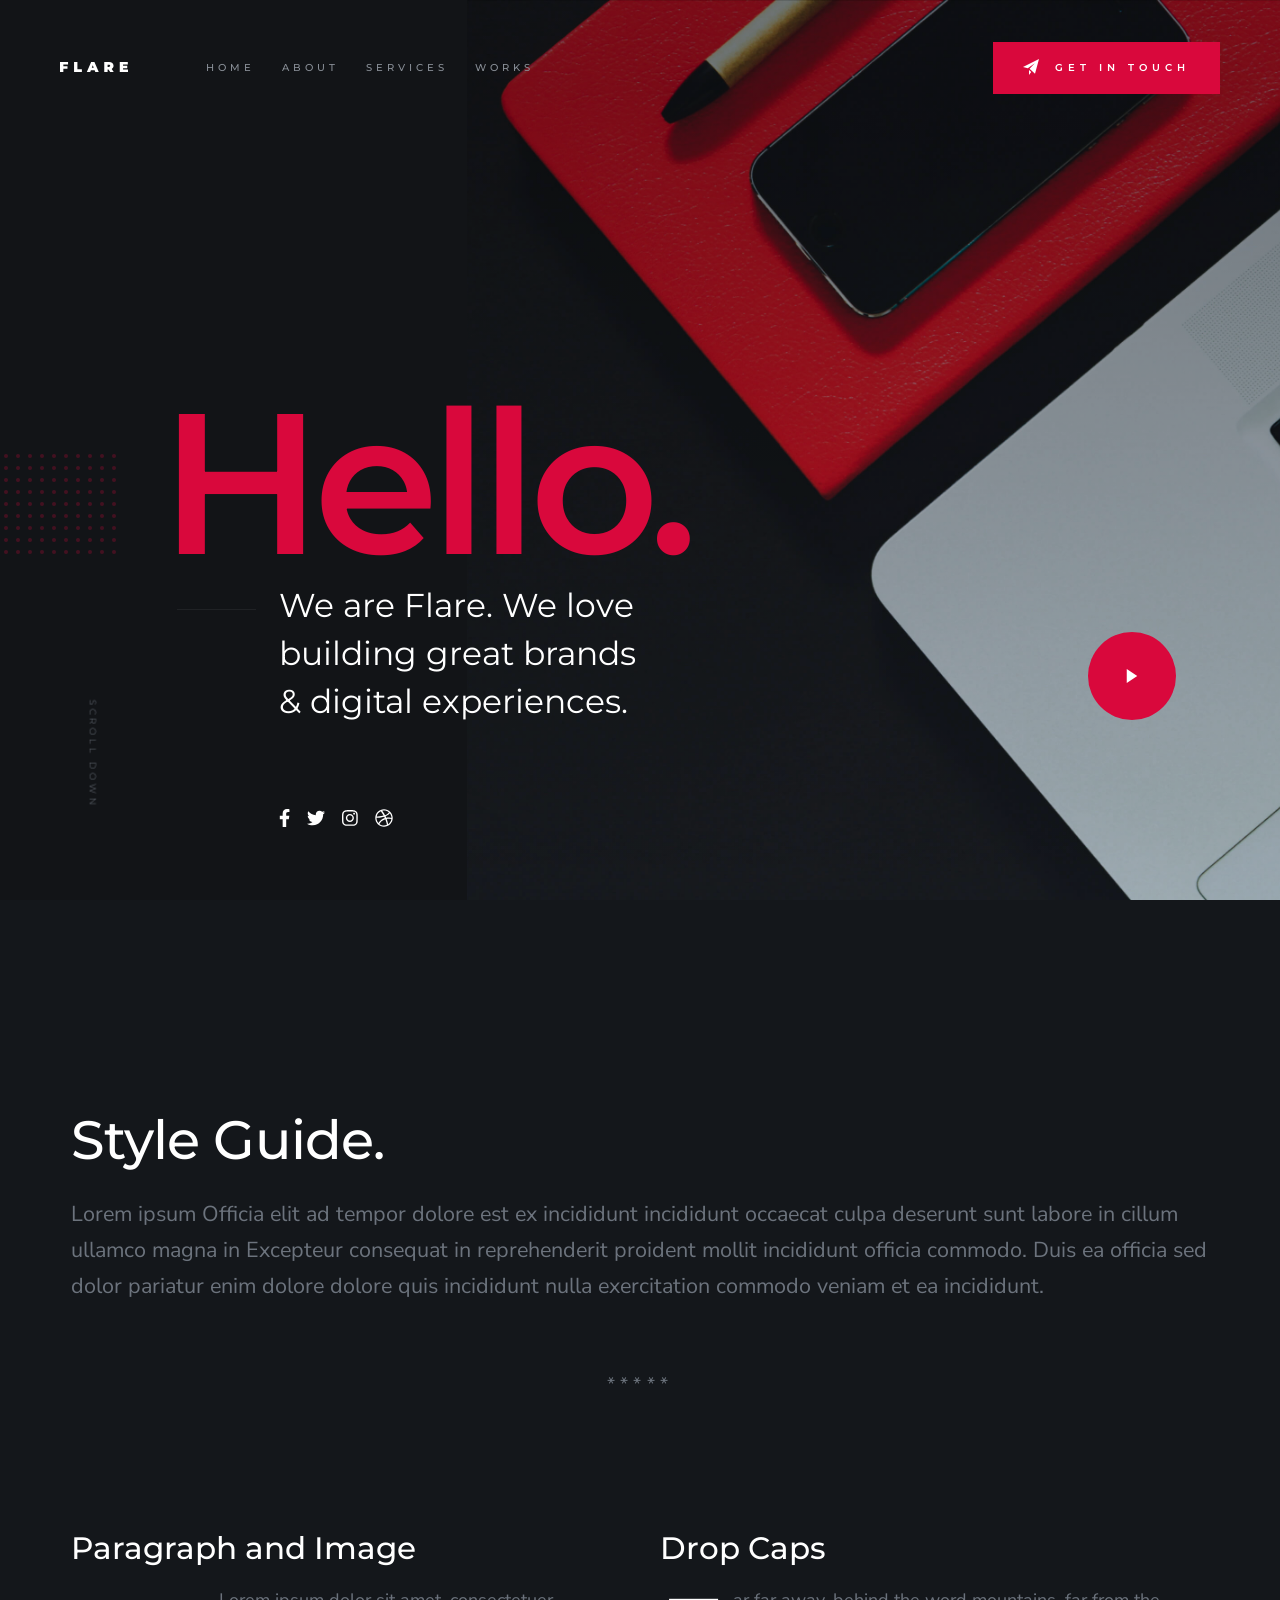
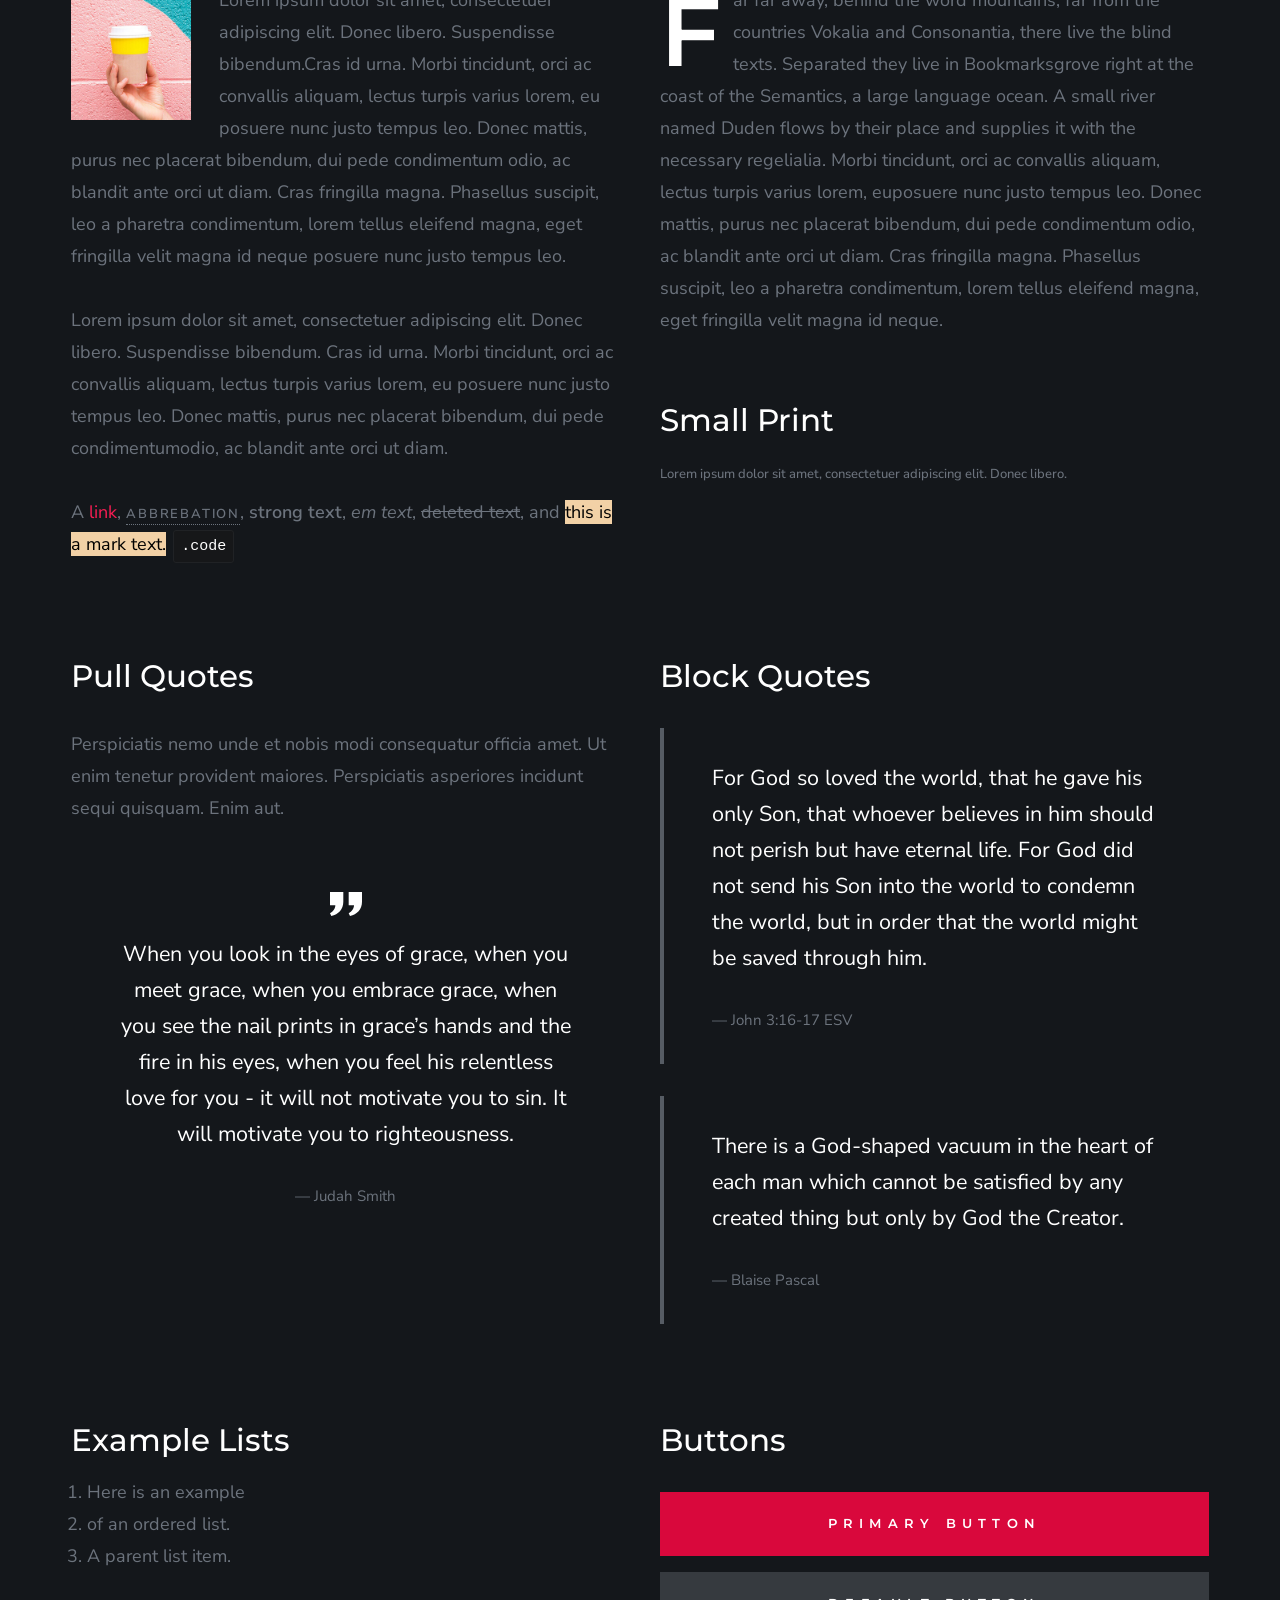
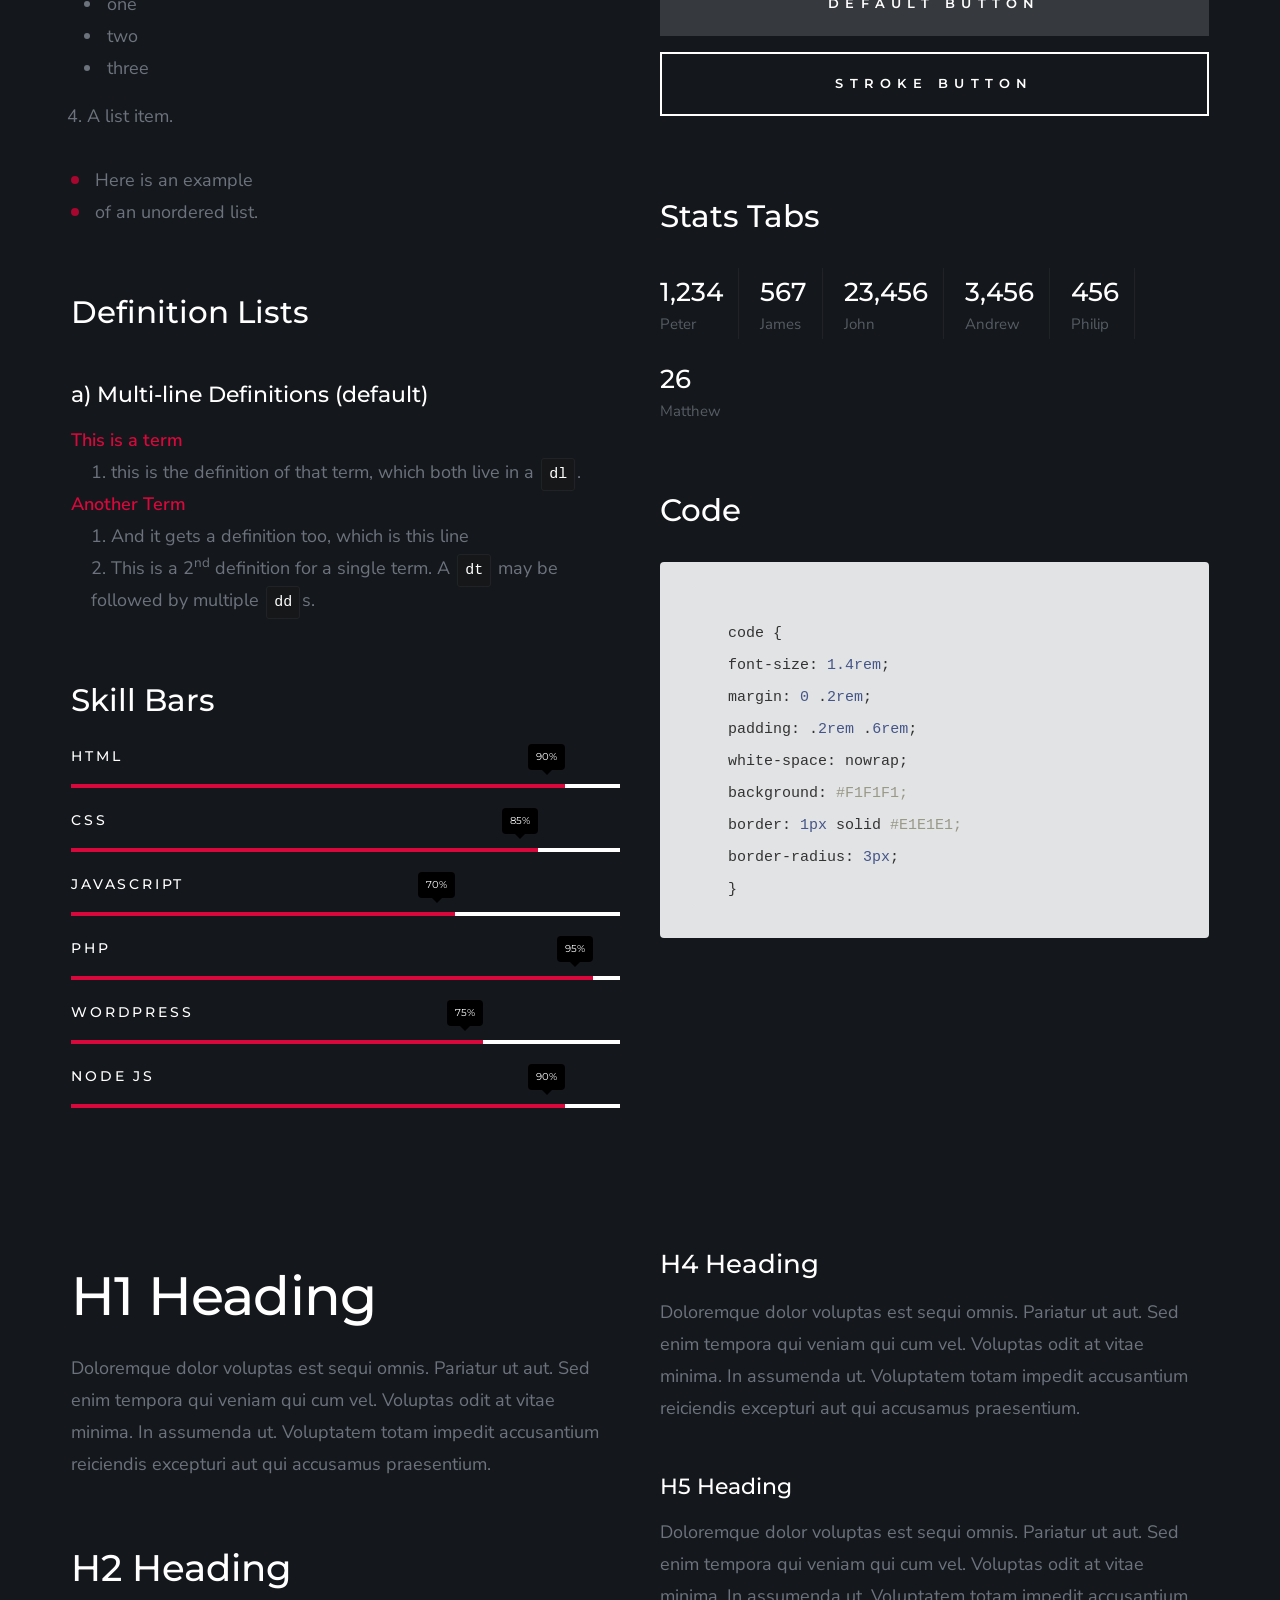
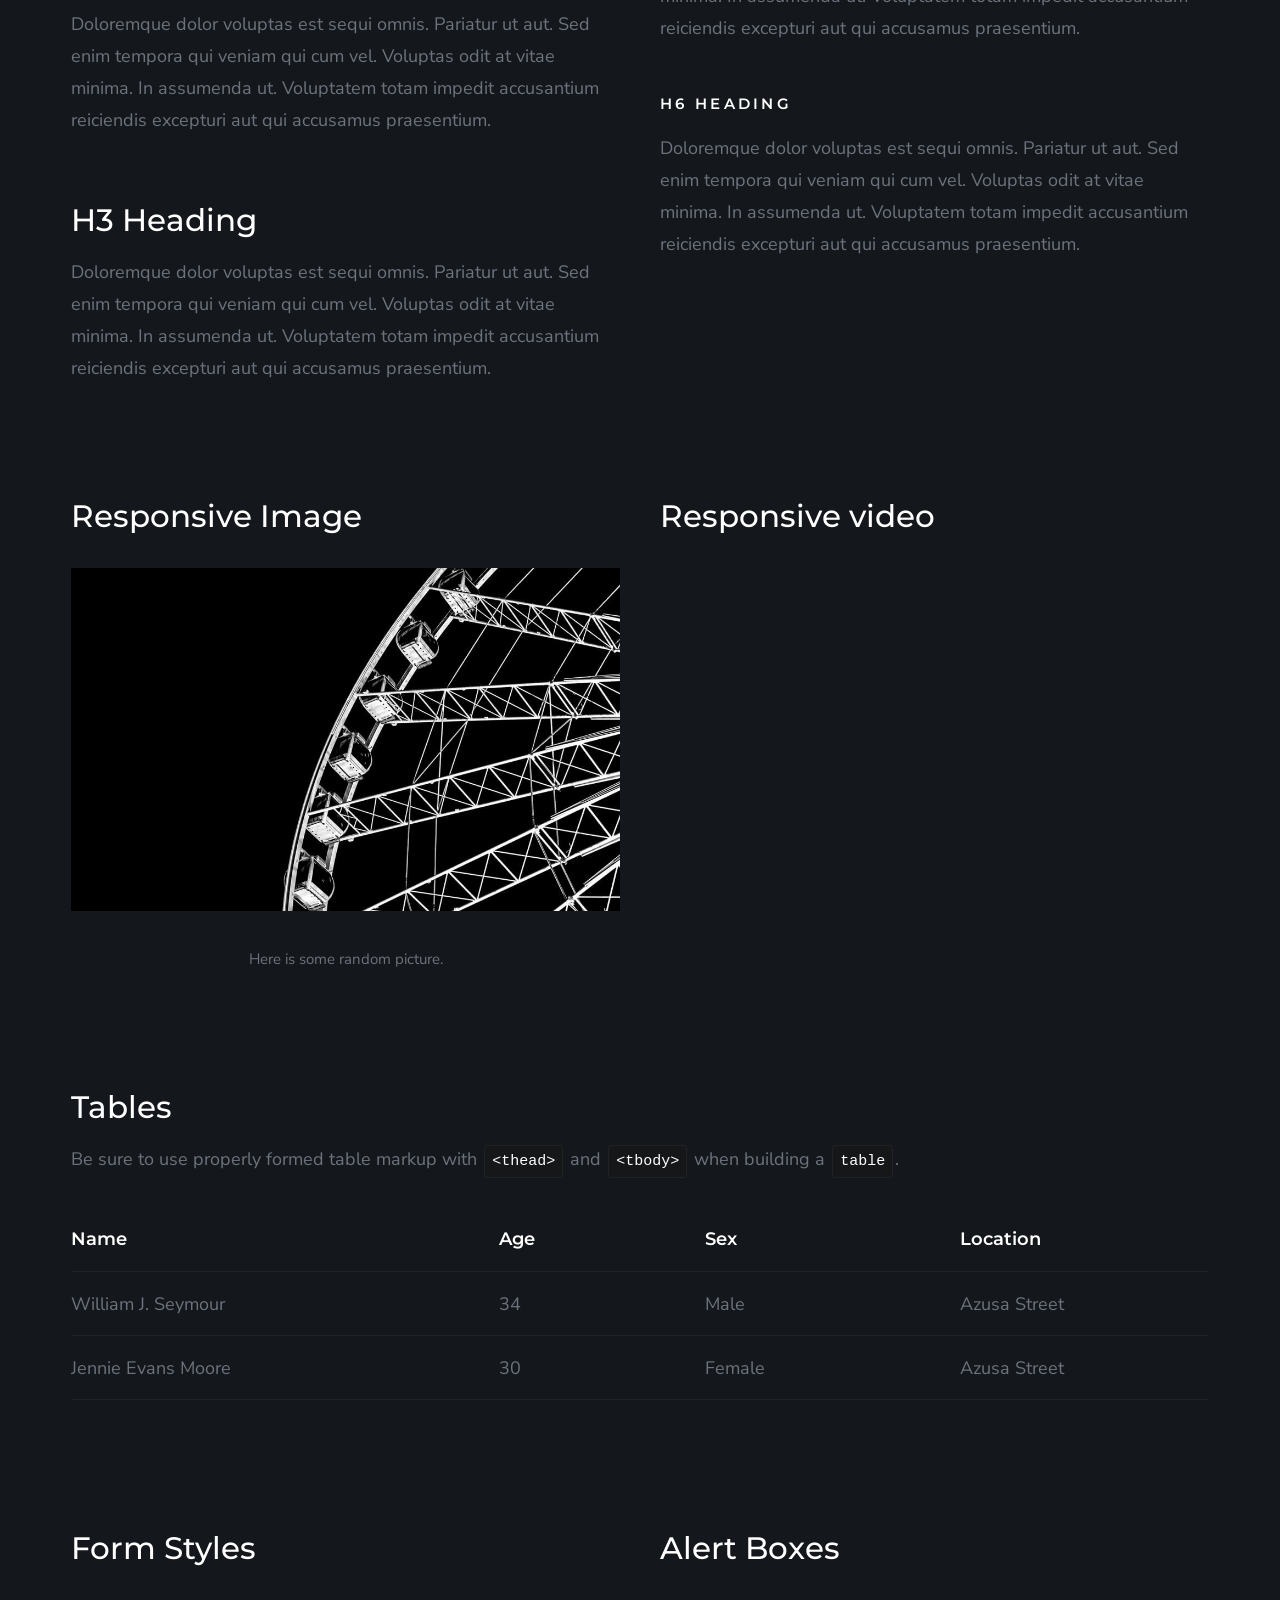
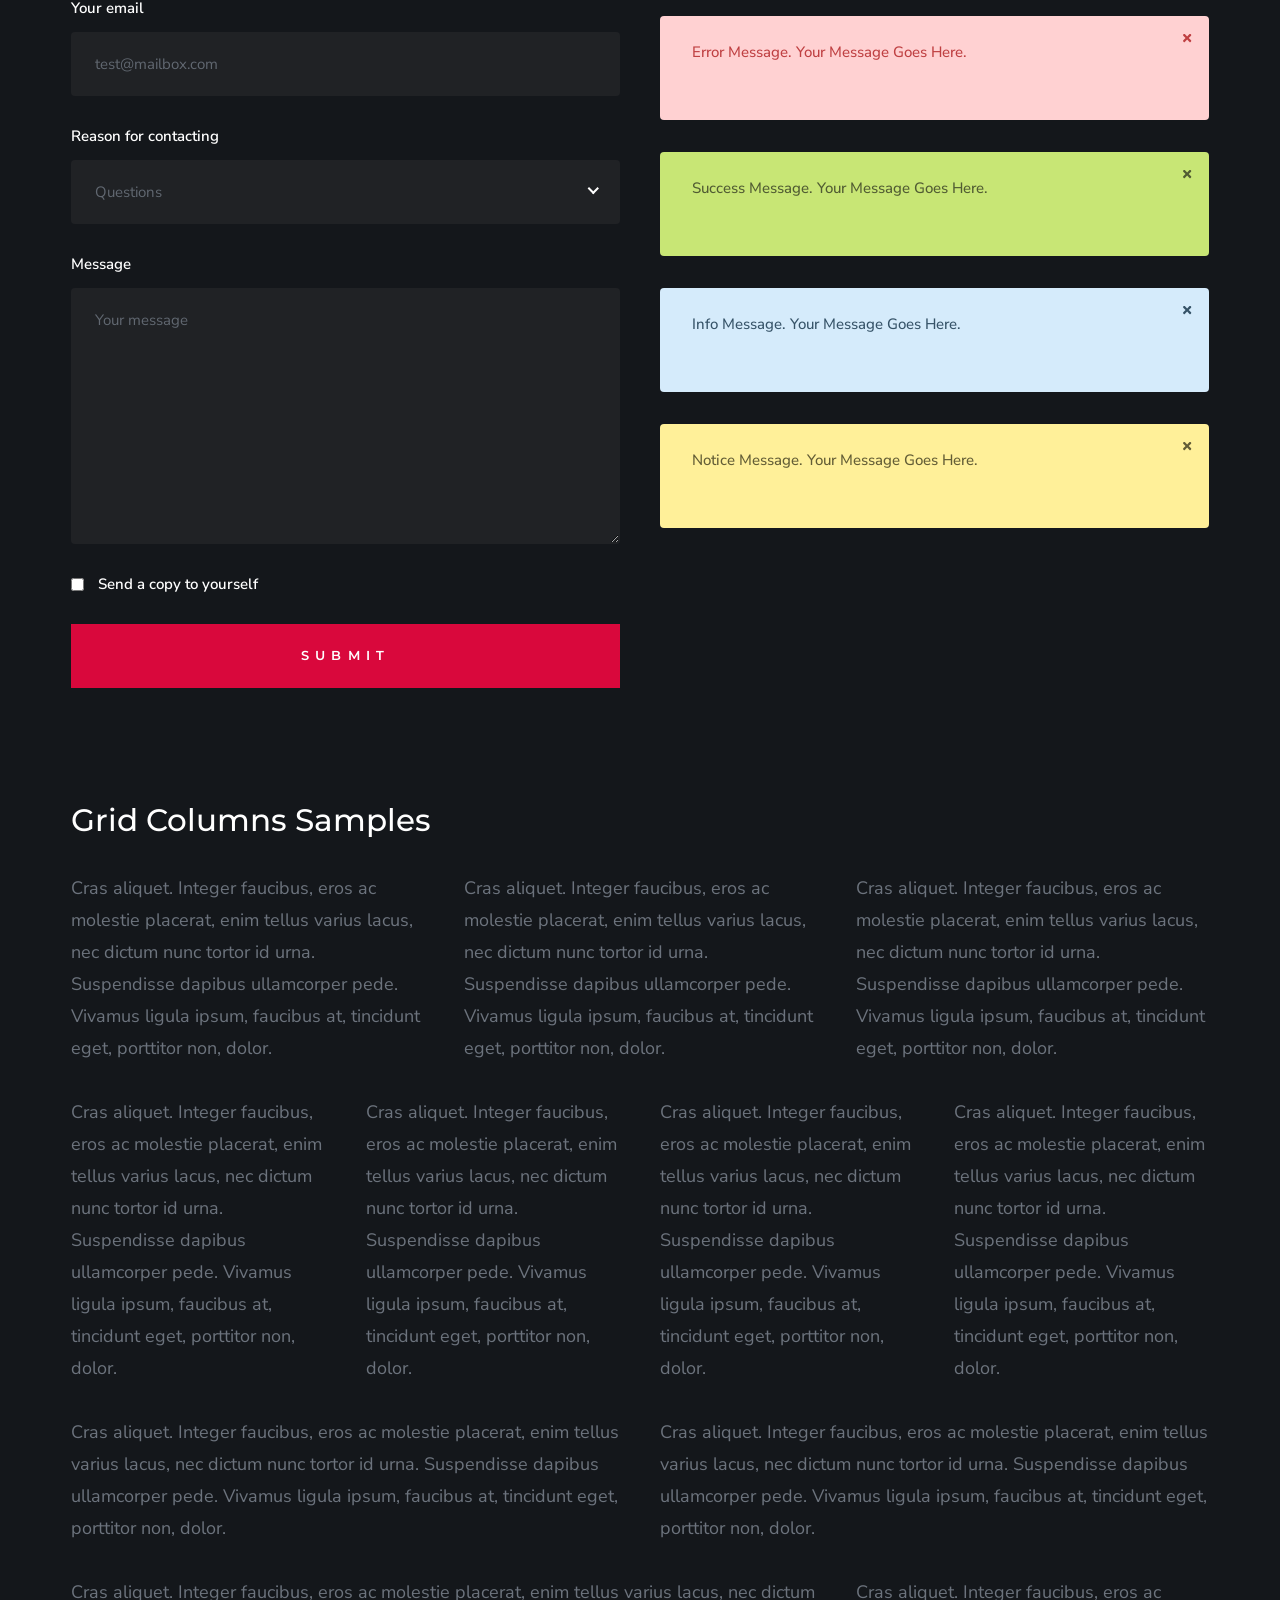
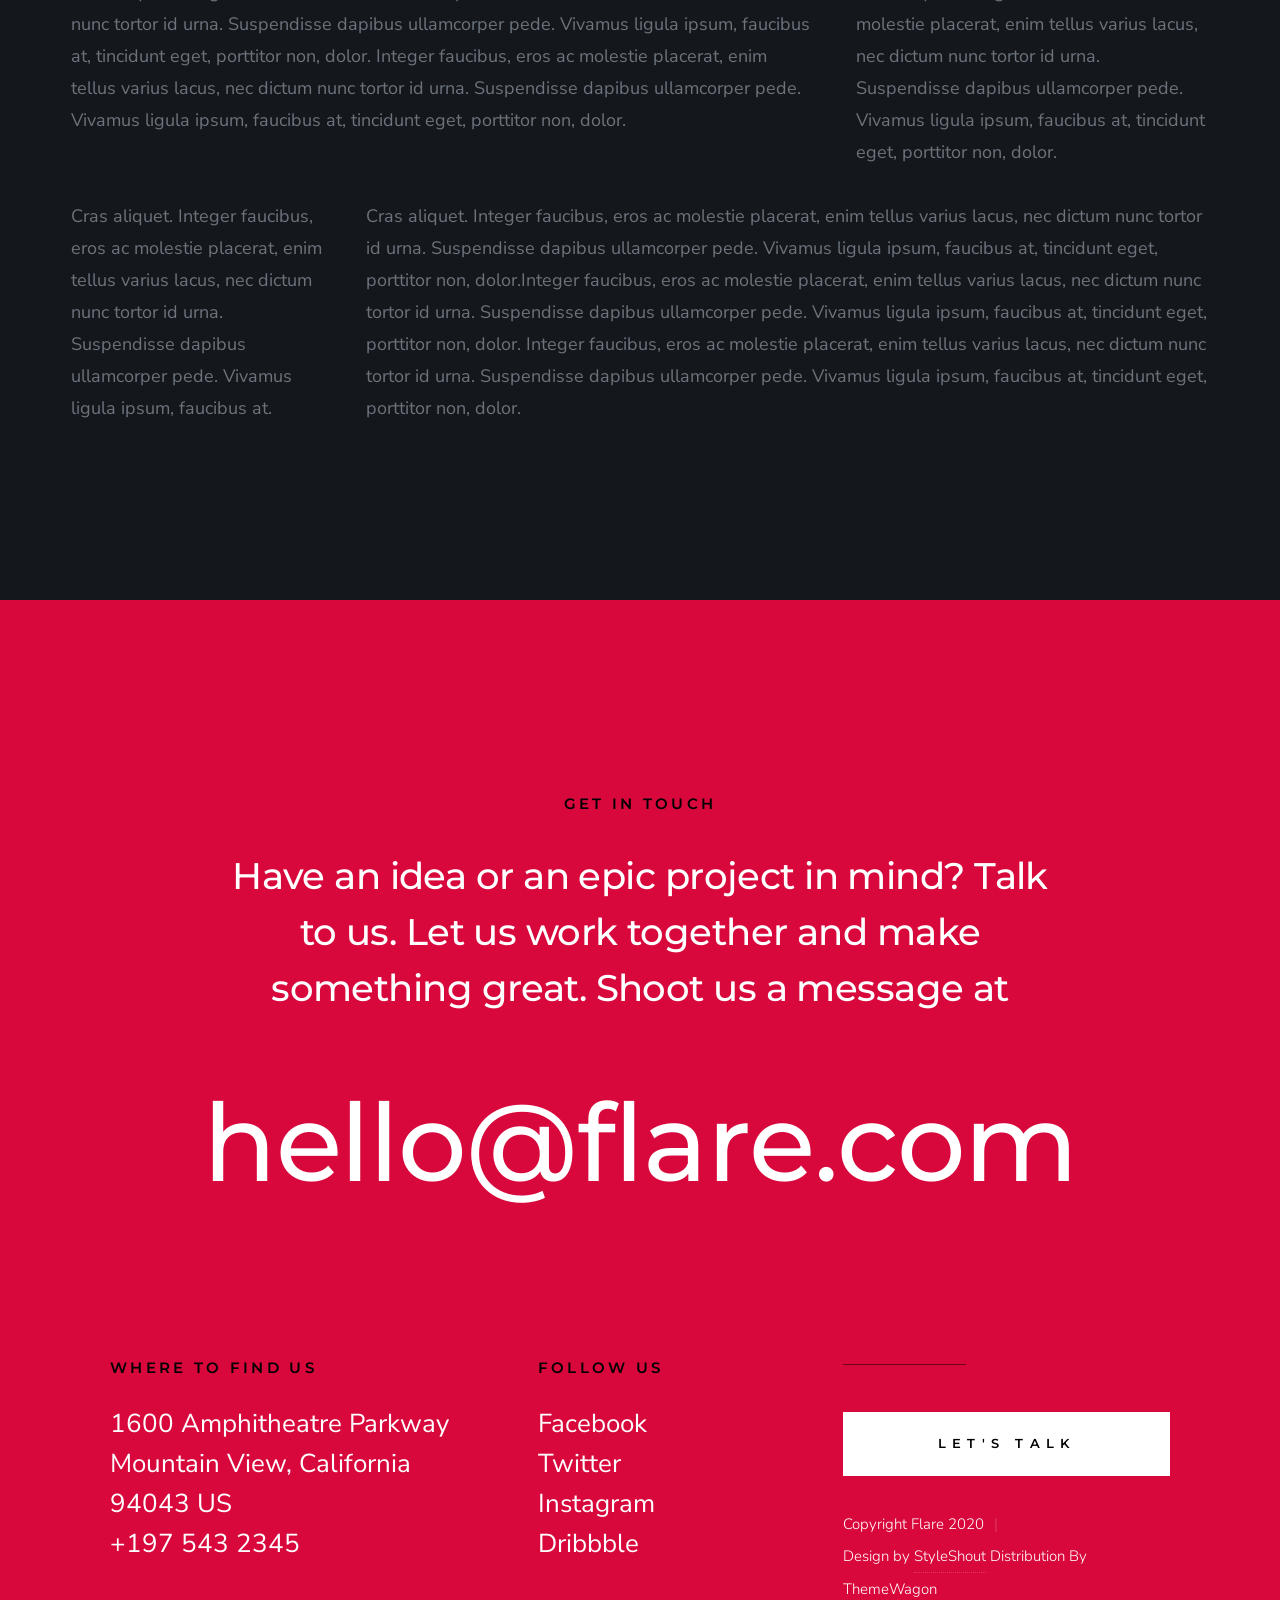
<file: styles.html>
<!DOCTYPE html>
<html class="no-js" lang="en">
<head>

    <!--- basic page needs
    ================================================== -->
    <meta charset="utf-8">
    <title>Flare - Styles</title>
    <meta name="description" content="">
    <meta name="author" content="">

    <!-- mobile specific metas
    ================================================== -->
    <meta name="viewport" content="width=device-width, initial-scale=1">

    <!-- CSS
    ================================================== -->
    <link rel="stylesheet" href="css/styles.css">
    <link rel="stylesheet" href="css/vendor.css">

    <style type="text/css" media="screen">
        .s-styles { 
            background-color: var(--color-bg);
            padding-top: calc(6.5 * var(--space));
            padding-bottom: calc(4.5 * var(--space));
            position: relative;
        }
        .s-styles .intro h1 {
            margin-top: 0;
        }
    </style>

    <!-- script
    ================================================== -->
    <script src="js/modernizr.js"></script>
    <script defer src="js/fontawesome/all.min.js"></script>

    <!-- favicons
    ================================================== -->
    <link rel="apple-touch-icon" sizes="180x180" href="apple-touch-icon.png">
    <link rel="icon" type="image/png" sizes="32x32" href="favicon-32x32.png">
    <link rel="icon" type="image/png" sizes="16x16" href="favicon-16x16.png">
    <link rel="manifest" href="site.webmanifest">

</head>

<body id="top">


    <!-- preloader
    ================================================== -->
    <div id="preloader">
        <div id="loader" class="dots-fade">
            <div></div>
            <div></div>
            <div></div>
        </div>
    </div>


    <!-- header
    ================================================== -->
    <header class="s-header">

        <div class="s-header__logo">
            <a href="index.html">
                <img src="images/logo.svg" alt="Homepage">
            </a>
        </div>

        <div class="s-header__content">
    
            <nav class="s-header__nav-wrap">
                <ul class="s-header__nav">
                    <li><a href="index.html#hero" title="Intro">Home</a></li>
                    <li><a href="index.html#about" title="About">About</a></li>
                    <li><a href="index.html#services" title="Services">Services</a></li>
                    <li><a href="index.html#portfolio" title="Works">Works</a></li>
                </ul>
            </nav> <!-- end s-header__nav-wrap -->

            <a href="mailto:#0" class="btn btn--primary btn--small">
                <svg xmlns="http://www.w3.org/2000/svg" width="24" height="24" viewBox="0 0 24 24"><path d="M24 0l-6 22-8.129-7.239 7.802-8.234-10.458 7.227-7.215-1.754 24-12zm-15 16.668v7.332l3.258-4.431-3.258-2.901z"/></svg>
                Get In Touch
            </a>

        </div> <!-- end header-content -->

        <a class="s-header__menu-toggle" href="#0"><span>Menu</span></a>

    </header> <!-- end s-header -->


    <!-- hero
    ================================================== -->
    <section id="hero" class="s-hero target-section">

        <div class="s-hero__bg">
            <div class="gradient-overlay"></div>
        </div>

        <div class="row s-hero__content">
            <div class="column">

                <h1>Hello.</h1>
                <div class="s-hero__content-about">

                    <p>
                    We are Flare. We love <br>
                    building great brands <br>
                    & digital experiences.
                    </p>
    
                    <footer>
                        <div class="s-hero__content-social">
                            <a href="#0"><i class="fab fa-facebook-f" aria-hidden="true"></i></a>
                            <a href="#0"><i class="fab fa-twitter" aria-hidden="true"></i></a>
                            <a href="#0"><i class="fab fa-instagram" aria-hidden="true"></i></a>
                            <a href="#0"><i class="fab fa-dribbble" aria-hidden="true"></i></a>
                        </div>
                    </footer>
                </div>

            </div>
        </div>

        <div class="s-hero__video">
            <a class="s-hero__video-link" href="https://player.vimeo.com/video/117310401?color=01aef0&amp;title=0&amp;byline=0&amp;portrait=0" data-lity="">
                <svg xmlns="http://www.w3.org/2000/svg" width="24" height="24" viewBox="0 0 24 24"><path d="M21 12l-18 12v-24z"/></svg>
                <span class="s-hero__video-text">Play Video</span>
            </a>
        </div>

        <div class="s-hero__scroll">
            <a href="#styles" class="s-hero__scroll-link smoothscroll">
                Scroll Down
            </a>
        </div>

    </section> <!-- end s-hero -->


    <!-- s-styles
    ================================================== -->
    <section id="styles" class="s-styles">

        <div class="row">

            <div class="column large-12 intro">

                <h1>Style Guide.</h1>

                <p class="lead">Lorem ipsum Officia elit ad tempor dolore est ex incididunt incididunt occaecat culpa deserunt 
                sunt labore in cillum ullamco magna in Excepteur consequat in reprehenderit proident mollit incididunt officia commodo.
                Duis ea officia sed dolor pariatur enim dolore dolore quis incididunt nulla exercitation commodo veniam et ea incididunt.
                </p>

                <hr class="fancy">
            </div>

        </div> <!-- end row -->

        <div class="row">

            <div class="column large-6 tab-12">

                <h3>Paragraph and Image</h3>

                <p><a href="#"><img width="120" height="120" class="h-pull-left" alt="sample-image" src="images/sample-image.jpg"></a>
                Lorem ipsum dolor sit amet, consectetuer adipiscing elit. Donec libero. Suspendisse bibendum.Cras id urna. Morbi 
                tincidunt, orci ac convallis aliquam, lectus turpis varius lorem, eu posuere nunc justo tempus leo. Donec mattis, 
                purus nec placerat bibendum, dui pede condimentum odio, ac blandit ante orci ut diam. Cras fringilla magna. 
                Phasellus suscipit, leo a pharetra condimentum, lorem tellus eleifend magna, eget fringilla velit magna id 
                neque posuere nunc justo tempus leo. </p>

                <p>
                Lorem ipsum dolor sit amet, consectetuer adipiscing elit. Donec libero. Suspendisse bibendum. Cras id urna. 
                Morbi tincidunt, orci ac convallis aliquam, lectus turpis varius lorem, eu posuere nunc justo tempus leo. 
                Donec mattis, purus nec placerat bibendum, dui pede condimentumodio, ac blandit ante orci ut diam.	
                </p>

                <p>A <a href="#">link</a>,
                <abbr title="this really isn't a very good description">abbrebation</abbr>,
                <strong>strong text</strong>,
                <em>em text</em>,
                <del>deleted text</del>, and
                <mark>this is a mark text.</mark>
                <code>.code</code>
                </p>

            </div>

            <div class="column large-6 tab-12">

                <h3>Drop Caps</h3>

                <p class="drop-cap">Far far away, behind the word mountains, far from the countries Vokalia and Consonantia,
                there live the blind texts. Separated they live in Bookmarksgrove right at the coast of the
                Semantics, a large language ocean. A small river named Duden flows by their place and supplies it with the 
                necessary regelialia. Morbi tincidunt, orci ac convallis aliquam, lectus turpis varius lorem, 
                euposuere nunc justo tempus leo. Donec mattis, purus nec placerat bibendum, dui pede condimentum odio, 
                ac blandit ante orci ut diam. Cras fringilla magna. Phasellus suscipit, leo a pharetra condimentum, 
                lorem tellus eleifend magna, eget fringilla velit magna id neque.
                </p>

                <h3>Small Print</h3>

                <p><small>Lorem ipsum dolor sit amet, consectetuer adipiscing elit. Donec libero.</small></p>

            </div>

        </div> <!-- end row -->

        <div class="row">

            <div class="column large-6 tab-12">

                <h3 class="h-add-bottom">Pull Quotes</h3>

                <p>
                Perspiciatis nemo unde et nobis modi consequatur officia amet. Ut enim 
                tenetur provident maiores. Perspiciatis asperiores incidunt sequi 
                quisquam. Enim aut. 
                </p>

                <figure class="pull-quote">
                    <blockquote>
                        <p>
                        When you look in the eyes of grace, when you meet grace, 
                        when you embrace grace, when you see the nail prints in 
                        grace’s hands and the fire in his eyes, when you feel his 
                        relentless love for you - it will not motivate you to sin. 
                        It will motivate you to righteousness.
                        </p>

                        <footer>
                            <cite>Judah Smith</cite>
                        </footer>
                    </blockquote>
                </figure>

            </div>

            <div class="column large-6 tab-12">

                <h3 class="h-add-bottom">Block Quotes</h3>

                <blockquote cite="http://where-i-got-my-info-from.com">
                    <p>
                    For God so loved the world, that he gave his only Son, that whoever believes in 
                    him should not perish but have eternal life. For God did not send his Son into 
                    the world to condemn the world, but in order that the world might be 
                    saved through him.
                    </p>

                    <footer>
                        <cite>
                            <a href="#0">John 3:16-17 ESV</a>
                        </cite>
                    </footer>

                </blockquote>

                <blockquote>
                    <p>There is a God-shaped vacuum in the heart of each man which cannot be satisfied 
                    by any created thing but only by God the Creator.</p>

                    <footer>
                        <cite>Blaise Pascal</cite>
                    </footer>

                </blockquote>

            </div>

        </div> <!-- end row -->

        <div class="row h-add-half-bottom">

            <div class="column large-6 tab-12">

                <h3>Example Lists</h3>

                <ol>
                    <li>Here is an example</li>
                    <li>of an ordered list.</li>
                    <li>A parent list item.
                        <ul>
                            <li>one</li>
                            <li>two</li>
                            <li>three</li>
                        </ul>
                        </li>
                        <li>A list item.</li>
                    </ol>

                <ul class="disc">
                    <li>Here is an example</li>
                    <li>of an unordered list.</li>
                </ul>

                <h3>Definition Lists</h3>

                <h5>a) Multi-line Definitions (default) </h5>

                <dl class="dictionary-style">
                    <dt><strong>This is a term</strong></dt>
                        <dd>this is the definition of that term, which both live in a <code>dl</code>.</dd>
                    <dt><strong>Another Term</strong></dt>
                        <dd>And it gets a definition too, which is this line</dd>
                        <dd>This is a 2<sup>nd</sup> definition for a single term. A <code>dt</code> may be followed by multiple <code>dd</code>s.</dd>
                </dl>

                <h3 class="h-add-bottom">Skill Bars</h3>

                <ul class="skill-bars">
                    <li>
                    <div class="progress percent90"><span>90%</span></div>
                    <strong>HTML</strong>
                    </li>
                    <li>
                    <div class="progress percent85"><span>85%</span></div>
                    <strong>CSS</strong>
                    </li>
                    <li>
                    <div class="progress percent70"><span>70%</span></div>
                    <strong>Javascript</strong>
                    </li>
                    <li>
                    <div class="progress percent95"><span>95%</span></div>
                    <strong>PHP</strong>
                    </li>
                    <li>
                    <div class="progress percent75"><span>75%</span></div>
                    <strong>Wordpress</strong>
                    </li>
                    <li>
                    <div class="progress percent90"><span>90%</span></div>
                    <strong>Node JS</strong>
                    </li>
                </ul>

            </div>

            <div class="column large-6 tab-12">

                <h3 class="h-add-bottom">Buttons</h3>

                <p>
                    <a class="btn btn--primary h-full-width" href="#0">Primary Button</a>
                    <a class="btn h-full-width" href="#0">Default Button</a>
                    <a class="btn btn--stroke h-full-width" href="#0">Stroke Button</a>
                </p>

                <h3>Stats Tabs</h3>

                <ul class="stats-tabs">
                    <li><a href="#0">1,234 <em>Peter</em></a></li>
                    <li><a href="#0">567 <em>James</em></a></li>
                    <li><a href="#0">23,456 <em>John</em></a></li>
                    <li><a href="#0">3,456 <em>Andrew</em></a></li>
                    <li><a href="#0">456 <em>Philip</em></a></li>
                    <li><a href="#0">26 <em>Matthew</em></a></li>
                </ul>

                <h3 class="h-add-bottom">Code</h3>
<pre><code>
    code {
    font-size: 1.4rem;
    margin: 0 .2rem;
    padding: .2rem .6rem;
    white-space: nowrap;
    background: #F1F1F1;
    border: 1px solid #E1E1E1;	
    border-radius: 3px;
    }
</code></pre>

            </div>

        </div> <!-- end row -->

        <div class="row h-add-half-bottom">

            <div class="column large-6 tab-12">
                    
                <h1>H1 Heading</h1>
                <p>Doloremque dolor voluptas est sequi omnis. Pariatur ut aut. Sed enim tempora qui veniam qui cum vel. 
                Voluptas odit at vitae minima. In assumenda ut. Voluptatem totam impedit accusantium reiciendis excepturi aut qui accusamus praesentium.</p>

                <h2>H2 Heading</h2>
                <p>Doloremque dolor voluptas est sequi omnis. Pariatur ut aut. Sed enim tempora qui veniam qui cum vel. 
                Voluptas odit at vitae minima. In assumenda ut. Voluptatem totam impedit accusantium reiciendis excepturi aut qui accusamus praesentium.</p>

                <h3>H3 Heading</h3>
                <p>Doloremque dolor voluptas est sequi omnis. Pariatur ut aut. Sed enim tempora qui veniam qui cum vel. 
                Voluptas odit at vitae minima. In assumenda ut. Voluptatem totam impedit accusantium reiciendis excepturi aut qui accusamus praesentium.</p>

                
            </div>

            <div class="column large-6 tab-12">
                <h4>H4 Heading</h4>
                <p>Doloremque dolor voluptas est sequi omnis. Pariatur ut aut. Sed enim tempora qui veniam qui cum vel. 
                Voluptas odit at vitae minima. In assumenda ut. Voluptatem totam impedit accusantium reiciendis excepturi aut qui accusamus praesentium.</p>

                <h5>H5 Heading</h5>
                <p>Doloremque dolor voluptas est sequi omnis. Pariatur ut aut. Sed enim tempora qui veniam qui cum vel. 
                Voluptas odit at vitae minima. In assumenda ut. Voluptatem totam impedit accusantium reiciendis excepturi aut qui accusamus praesentium.</p>

                <h6>H6 Heading</h6>
                <p>Doloremque dolor voluptas est sequi omnis. Pariatur ut aut. Sed enim tempora qui veniam qui cum vel. 
                Voluptas odit at vitae minima. In assumenda ut. Voluptatem totam impedit accusantium reiciendis excepturi aut qui accusamus praesentium.</p>
    
                
            </div>

        </div> <!-- end row -->

        <div class="row h-add-half-bottom">

            <div class="column large-6 tab-12">

                <h3 class="h-add-bottom">Responsive Image</h3>

                <figure>
                    <img src="images/wheel-500.jpg" 
                    srcset="images/wheel-1000.jpg 1000w, 
                    images/wheel-500.jpg 500w" 
                    sizes="(max-width: 1000px) 100vw, 1000px" alt="">

                    <figcaption>
                        Here is some random picture.
                    </figcaption>
                </figure>

            </div>

            <div class="column large-6 tab-12">

                <h3 class="h-add-bottom">Responsive video</h3>

                <div class="video-container">
                <iframe src="https://player.vimeo.com/video/14592941?color=00a650&title=0&byline=0&portrait=0" width="500" height="281" frameborder="0" webkitallowfullscreen mozallowfullscreen allowfullscreen></iframe> 
                </div>

            </div>
            
        </div> <!-- end row -->

        <div class="row h-add-bottom">

            <div class="column large-12">

                <h3>Tables</h3>
                <p>Be sure to use properly formed table markup with <code>&lt;thead&gt;</code> and <code>&lt;tbody&gt;</code> when building a <code>table</code>.</p>

                <div class="table-responsive">

                    <table>
                            <thead>
                            <tr>
                                <th>Name</th>
                                <th>Age</th>
                                <th>Sex</th>
                                <th>Location</th>
                            </tr>
                            </thead>
                            <tbody>
                            <tr>
                                <td>William J. Seymour</td>
                                <td>34</td>
                                <td>Male</td>
                                <td>Azusa Street</td>
                            </tr>
                            <tr>
                                <td>Jennie Evans Moore</td>
                                <td>30</td>
                                <td>Female</td>
                                <td>Azusa Street</td>
                            </tr>
                            </tbody>
                    </table>

                </div>

            </div>
            
        </div> <!-- end row -->


        <div class="row">

            <div class="column large-6 tab-12">

                <h3 class="h-add-bottom">Form Styles</h3>

                <form>
                    <div>
                        <label for="sampleInput">Your email</label>
                        <input class="h-full-width" type="email" placeholder="test@mailbox.com" id="sampleInput">
                    </div>
                    <div>
                        <label for="sampleRecipientInput">Reason for contacting</label>
                        <div class="ss-custom-select">
                            <select class="h-full-width" id="sampleRecipientInput">
                                <option value="Option 1">Questions</option>
                                <option value="Option 2">Report</option>
                                <option value="Option 3">Others</option>
                            </select>
                        </div>
                    </div>
                    
                    <label for="exampleMessage">Message</label>
                    <textarea class="h-full-width" placeholder="Your message" id="exampleMessage"></textarea>

                    <label class="h-add-bottom">
                        <input type="checkbox">
                        <span class="label-text">Send a copy to yourself</span>
                    </label>
                
                    <input class="btn--primary h-full-width" type="submit" value="Submit">
                </form>

            </div>

            <div class="column large-6 tab-12">

                <h3>Alert Boxes</h3>

                <br>
                
                <div class="alert-box alert-box--error hideit">
                    <p>Error Message. Your Message Goes Here.</p>
                    <i class="fa fa-times alert-box__close" aria-hidden="true"></i>
                </div><!-- end error -->
                        
                <div class="alert-box alert-box--success hideit">
                    <p>Success Message. Your Message Goes Here.</p>
                    <i class="fa fa-times alert-box__close" aria-hidden="true"></i>
                </div><!-- end success -->
                        
                <div class="alert-box alert-box--info hideit">
                    <p>Info Message. Your Message Goes Here.</p>
                    <i class="fa fa-times alert-box__close" aria-hidden="true"></i>
                </div><!-- end info -->
                        
                <div class="alert-box alert-box--notice hideit">
                    <p>Notice Message. Your Message Goes Here.</p>
                    <i class="fa fa-times alert-box__close" aria-hidden="true"></i>
                </div><!-- end notice -->
            
            </div>

        </div> <!-- end row -->

        <div class="row">

            <div class="large-12 column">
               <h3 class="h-add-bottom">Grid Columns Samples</h3>
            </div>
   
        </div> <!-- Row End-->


        <div class="row">
   
            <div class="large-4 mob-12 column">
                <p>
                Cras aliquet. Integer faucibus, eros ac molestie placerat, enim tellus varius lacus,
                nec dictum nunc tortor id urna. Suspendisse dapibus ullamcorper pede. Vivamus ligula ipsum,
                faucibus at, tincidunt eget, porttitor non, dolor. 
                </p>
             </div>
   
            <div class="large-4 mob-12 column">
                <p>
                Cras aliquet. Integer faucibus, eros ac molestie placerat, enim tellus varius lacus,
                nec dictum nunc tortor id urna. Suspendisse dapibus ullamcorper pede. Vivamus ligula ipsum,
                faucibus at, tincidunt eget, porttitor non, dolor. 
                </p>
            </div>
   
            <div class="large-4 mob-12 column">
                <p>
                Cras aliquet. Integer faucibus, eros ac molestie placerat, enim tellus varius lacus,
                nec dictum nunc tortor id urna. Suspendisse dapibus ullamcorper pede. Vivamus ligula ipsum,
                faucibus at, tincidunt eget, porttitor non, dolor. 
                </p>
            </div>
   
        </div>
   
        <div class="row">
   
            <div class="large-3 tab-6 mob-12 column">
                <p>
                Cras aliquet. Integer faucibus, eros ac molestie placerat, enim tellus varius lacus,
                nec dictum nunc tortor id urna. Suspendisse dapibus ullamcorper pede. Vivamus ligula ipsum,
                faucibus at, tincidunt eget, porttitor non, dolor. 
                </p>
            </div>
   
            <div class="large-3 tab-6 mob-12 column">
                <p>
                Cras aliquet. Integer faucibus, eros ac molestie placerat, enim tellus varius lacus,
                nec dictum nunc tortor id urna. Suspendisse dapibus ullamcorper pede. Vivamus ligula ipsum,
                faucibus at, tincidunt eget, porttitor non, dolor. 
                </p>
            </div>
   
            <div class="large-3 tab-6 mob-12 column">
                <p>
                Cras aliquet. Integer faucibus, eros ac molestie placerat, enim tellus varius lacus,
                nec dictum nunc tortor id urna. Suspendisse dapibus ullamcorper pede. Vivamus ligula ipsum,
                faucibus at, tincidunt eget, porttitor non, dolor. 
                </p>
            </div>
   
            <div class="large-3 tab-6 mob-12 column">
                <p>
                Cras aliquet. Integer faucibus, eros ac molestie placerat, enim tellus varius lacus,
                nec dictum nunc tortor id urna. Suspendisse dapibus ullamcorper pede. Vivamus ligula ipsum,
                faucibus at, tincidunt eget, porttitor non, dolor. 
                </p>
            </div>
   
        </div>
   
        <div class="row">
   
            <div class="large-6 mob-12 column">
                <p>
                Cras aliquet. Integer faucibus, eros ac molestie placerat, enim tellus varius lacus,
                nec dictum nunc tortor id urna. Suspendisse dapibus ullamcorper pede. Vivamus ligula ipsum,
                faucibus at, tincidunt eget, porttitor non, dolor. 
                </p>
            </div>
   
            <div class="large-6 mob-12 column">
                <p>
                Cras aliquet. Integer faucibus, eros ac molestie placerat, enim tellus varius lacus,
                nec dictum nunc tortor id urna. Suspendisse dapibus ullamcorper pede. Vivamus ligula ipsum,
                faucibus at, tincidunt eget, porttitor non, dolor. 
                </p>
            </div>
   
        </div>
   
        <div class="row">
   
            <div class="large-8 tab-7 mob-12 column">
                <p>
                Cras aliquet. Integer faucibus, eros ac molestie placerat, enim tellus varius lacus,
                nec dictum nunc tortor id urna. Suspendisse dapibus ullamcorper pede. Vivamus ligula ipsum,
                faucibus at, tincidunt eget, porttitor non, dolor. Integer faucibus, eros ac molestie placerat, enim tellus varius lacus,
                nec dictum nunc tortor id urna. Suspendisse dapibus ullamcorper pede. Vivamus ligula ipsum,
                faucibus at, tincidunt eget, porttitor non, dolor.
                </p>
            </div>
   
            <div class="large-4 tab-5 mob-12 column">
                <p>
                Cras aliquet. Integer faucibus, eros ac molestie placerat, enim tellus varius lacus,
                nec dictum nunc tortor id urna. Suspendisse dapibus ullamcorper pede. Vivamus ligula ipsum,
                faucibus at, tincidunt eget, porttitor non, dolor. 
                </p>
            </div>
   
         </div>
   
         <div class="row">
   
            <div class="large-3 tab-5 mob-12 column">
                <p>
                Cras aliquet. Integer faucibus, eros ac molestie placerat, enim tellus varius lacus,
                nec dictum nunc tortor id urna. Suspendisse dapibus ullamcorper pede. Vivamus ligula ipsum,
                faucibus at. 
                </p>
             </div>
   
            <div class="large-9 tab-7 mob-12 column">
                <p>
                Cras aliquet. Integer faucibus, eros ac molestie placerat, enim tellus varius lacus,
                nec dictum nunc tortor id urna. Suspendisse dapibus ullamcorper pede. Vivamus ligula ipsum,
                faucibus at, tincidunt eget, porttitor non, dolor.Integer faucibus, eros ac molestie placerat, enim tellus varius lacus,
                nec dictum nunc tortor id urna. Suspendisse dapibus ullamcorper pede. Vivamus ligula ipsum,
                faucibus at, tincidunt eget, porttitor non, dolor. Integer faucibus, eros ac molestie placerat, enim tellus varius lacus,
                nec dictum nunc tortor id urna. Suspendisse dapibus ullamcorper pede. Vivamus ligula ipsum,
                faucibus at, tincidunt eget, porttitor non, dolor.
                </p>
             </div>
   
         </div> 

    </section> <!-- end s-styles -->


    <!-- contact
    ================================================== -->
    <section class="s-contact">

        <div class="row narrower s-contact__top h-text-center">
            <div class="column">
                <h3 class="h6">Get In Touch</h3>
                <h1 class="display-1">
                Have an idea or an epic project in mind? Talk to
                us. Let us work together and make something great.
                Shoot us a message at
                </h1>
            </div>
        </div> <!-- s-footer__top -->

        <div class="row h-text-center">
            <div class="column">
                <p class="s-contact__email">
                    <a href="mailto:#0">hello@flare.com</a>
                </p>
            </div>
        </div>

    </section>  <!-- end s-contact -->


    <!-- footer
    ================================================== -->
    <footer class="s-footer">
        <div class="row row-y-top">

            <div class="column large-8 medium-12">
                <div class="row">
                    <div class="column large-7 tab-12 s-footer__block">
                        <h4 class="h6">Where to Find Us</h4>
        
                        <p>
                        1600 Amphitheatre Parkway <br>
                        Mountain View, California <br>
                        94043  US <br>
                        <a href="tel:197-543-2345">+197 543 2345</a>
                        </p>
                    </div>
        
                    <div class="column large-5 tab-12 s-footer__block">
                        <h4 class="h6">Follow Us</h4 class="h6">
        
                        <ul class="s-footer__list">
                            <li><a href="#0">Facebook</a></li>
                            <li><a href="#0">Twitter</a></li>
                            <li><a href="#0">Instagram</a></li>
                            <li><a href="#0">Dribbble</a></li>
                        </ul>
                    </div>
                </div>
            </div>

            <div class="column large-4 medium-12 s-footer__block--end">
                <a href="mailto:#0" class="btn h-full-width">Let's Talk</a>

                <div class="ss-copyright">
                    <span>Copyright Flare 2020</span> 
                    <span>Design by <a href="https://www.styleshout.com/">StyleShout</a> Distribution By <a href="https://themewagon.com">ThemeWagon</a> </span>
                </div>
            </div>

            <div class="ss-go-top">
                <a class="smoothscroll" title="Back to Top" href="#top">
                    top
                </a>
            </div> <!-- end ss-go-top -->

        </div>
    </footer>


    <!-- Java Script
    ================================================== -->
    <script src="js/jquery-3.2.1.min.js"></script>
    <script src="js/plugins.js"></script>
    <script src="js/main.js"></script>

</body>

</html>
</file>
<file: css/styles.css>
/* =================================================================== 
 * Flare Main Stylesheet
 * Template Ver. 1.0.0
 * 03-19-2020
 * ------------------------------------------------------------------
 *
 * TOC:
 * # settings and variables
 *      ## fonts
 *      ## colors
 *      ## vertical spacing and typescale
 *      ## grid variables
 * # normalize
 * # basic/base setup styles
 *      ## media
 *      ## typography resets
 *      ## links
 *      ## inputs
 * # Grid v3.0.0
 *      ## medium screen devices
 *      ## tablets
 *      ## mobile devices
 *      ## small mobile devices <= 400px
 * # block grids
 *      ## block grids - medium screen devices
 *      ## block grids - tablets
 *      ## block grids - mobile devices
 *      ## block grids - small mobile devices <= 400px
 * # MISC
 * # custom grid, block grid STACK breakpoints 
 * # base style overrides
 *      ## links
 * # typography & general theme styles
 *      ## lists
 *      ## responsive video container
 *      ## floated image
 *      ## tables
 *      ## spacing
 * # preloader
 * # forms 
 *      ## style placeholder text
 *      ## change autocomplete styles in Chrome
 * # buttons
 * # additional components
 *      ## additional typo styles
 *      ## skillbars
 *      ## alert box
 * # common and reusable styles
 *      ## item list 
 *      ## slick slider 
 * # site header
 *      ## header logo
 *      ## main navigation
 *      ## mobile menu toggle
 *      ## header contact button
 * # hero
 *      ## hero content
 *      ## hero video
 *      ## hero scroll
 *      ## animate intro content
 *      ## animations
 * # about
 *      ## about photo
 *      ## about process
 * # services
 * # portfolio
 *      ## portfolio list
 * # clients
 *      ## clients slider
 *      ## testimonials
 * # contact
 * # footer
 *      ## footer block
 *      ## footer list
 *      ## copyright
 *      ## go top
 *
 * ------------------------------------------------------------------ */



/* ===================================================================
 * # settings and variables
 *
 * ------------------------------------------------------------------- */

/* ------------------------------------------------------------------- 
 * ## fonts
 * ------------------------------------------------------------------- */

@import url("https://fonts.googleapis.com/css?family=Montserrat:300,300i,400,400i,500,500i,600,600i,700,700i|Nunito+Sans:300,300i,400,400i,600,600i,700,700i&display=swap");

:root {
    --font-1: "Nunito Sans", sans-serif;
    --font-2: "Montserrat", sans-serif;

    /* monospace
     */
    --font-mono: Consolas, "Andale Mono", Courier, "Courier New", monospace;
}


/* ------------------------------------------------------------------- 
 * ## colors
 * ------------------------------------------------------------------- */
:root {

    /* color-1(#d9083c)
     * color-2(#eb5e55)
     * color-3(#f2d0a4)
     */
    --color-1: hsla(345, 93%, 44%, 1);
    --color-2: hsla(4, 79%, 63%, 1);
    --color-3: hsla(34, 75%, 80%, 1);

    /* theme color variations
     */
    --color-1-lighter: hsla(345, 93%, 64%, 1);
    --color-1-light  : hsla(345, 93%, 54%, 1);
    --color-1-dark   : hsla(345, 93%, 34%, 1);
    --color-1-darker : hsla(345, 93%, 24%, 1);
    --color-2-lighter: hsla(4, 79%, 83%, 1);
    --color-2-light  : hsla(4, 79%, 73%, 1);
    --color-2-dark   : hsla(4, 79%, 53%, 1);
    --color-2-darker : hsla(4, 79%, 43%, 1);

    /* feedback colors
     * color-error(#ffd1d2), color-success(#c8e675), 
     * color-info(#d7ecfb), color-notice(#fff099)
     */
    --color-error          : hsla(359, 100%, 91%, 1);
    --color-success        : hsla(76, 69%, 68%, 1);
    --color-info           : hsla(205, 82%, 91%, 1);
    --color-notice         : hsla(51, 100%, 80%, 1);
    --color-error-content  : hsla(359, 50%, 50%, 1);
    --color-success-content: hsla(76, 29%, 28%, 1);
    --color-info-content   : hsla(205, 32%, 31%, 1);
    --color-notice-content : hsla(51, 30%, 30%, 1);

    /* shades 
     * generated using 
     * Tint & Shade Generator 
     * (https://maketintsandshades.com/)
     */
    --color-black  : #000000;
    --color-gray-19: #0b0b0c;
    --color-gray-18: #161719;
    --color-gray-17: #202225;
    --color-gray-16: #2b2e32;
    --color-gray-15: #363a3f;
    --color-gray-14: #41454b;
    --color-gray-13: #4c5158;
    --color-gray-12: #565c64;
    --color-gray-11: #616871;
    --color-gray-10: #6c737d;
    --color-gray-9 : #7b818a;
    --color-gray-8 : #898f97;
    --color-gray-7 : #989da4;
    --color-gray-6 : #a7abb1;
    --color-gray-5 : #b6b9be;
    --color-gray-4 : #c4c7cb;
    --color-gray-3 : #d3d5d8;
    --color-gray-2 : #e2e3e5;
    --color-gray-1 : #f0f1f2;
    --color-white  : #ffffff;

    /* text
     */
    --color-text       : var(--color-gray-10);
    --color-text-dark  : var(--color-white);
    --color-text-light : var(--color-gray-12);
    --color-placeholder: var(--color-gray-11);

    /* buttons
     */
    --color-btn                   : var(--color-gray-15);
    --color-btn-text              : var(--color-white);
    --color-btn-hover             : var(--color-white);
    --color-btn-hover-text        : var(--color-black);
    --color-btn-primary           : var(--color-1);
    --color-btn-primary-text      : var(--color-white);
    --color-btn-primary-hover     : var(--color-white);
    --color-btn-primary-hover-text: var(--color-black);
    --color-btn-stroke            : var(--color-white);
    --color-btn-stroke-text       : var(--color-white);
    --color-btn-stroke-hover      : var(--color-white);
    --color-btn-stroke-hover-text : var(--color-black);

    /* others
     */
    --color-body  : var(--color-1);
    --color-bg    : #14171B;
    --color-border: var(--color-gray-17);
}


/* ------------------------------------------------------------------- 
 * ## vertical spacing and typescale
 * ------------------------------------------------------------------- */
:root {

    /* spacing
     * base font size: 18px 
     * vertical space unit : 32px
     */
    --base-size     : 62.5%;
    --base-font-size: 1.8rem;
    --space         : 3.2rem;

    /* vertical spacing 
     */
    --vspace-0_25: calc(0.25 * var(--space));
    --vspace-0_5 : calc(0.5 * var(--space));
    --vspace-0_75: calc(0.75 * var(--space));
    --vspace-1   : calc(var(--space));
    --vspace-1_25: calc(1.25 * var(--space));
    --vspace-1_5 : calc(1.5 * var(--space));
    --vspace-1_75: calc(1.75 * var(--space));
    --vspace-2   : calc(2 * var(--space));
    --vspace-2_5 : calc(2.5 * var(--space));
    --vspace-3   : calc(3 * var(--space));
    --vspace-3_5 : calc(3.5 * var(--space));
    --vspace-4   : calc(4 * var(--space));

    /* type scale
     * ratio 1:2 | base: 18px
     * -------------------------------------------------------
     *
     * --text-display-3 = (77.40px)
     * --text-display-2 = (64.50px)
     * --text-display-1 = (53.75px)
     * --text-xxxl      = (44.79px)
     * --text-xxl       = (37.32px)
     * --text-xl        = (31.10px)
     * --text-lg        = (25.92px)
     * --text-md        = (21.60px)
     * --text-size      = (18.00px) BASE
     * --text-sm        = (15.00px)
     * --text-xs        = (12.50px)
     *
     * -------------------------------------------------------
     */
    --text-scale-ratio: 1.2;
    --text-size       : var(--base-font-size);
    --text-xs         : calc((var(--text-size) / var(--text-scale-ratio)) / var(--text-scale-ratio));
    --text-sm         : calc(var(--text-xs) * var(--text-scale-ratio));
    --text-md         : calc(var(--text-sm) * var(--text-scale-ratio) * var(--text-scale-ratio));
    --text-lg         : calc(var(--text-md) * var(--text-scale-ratio));
    --text-xl         : calc(var(--text-lg) * var(--text-scale-ratio));
    --text-xxl        : calc(var(--text-xl) * var(--text-scale-ratio));
    --text-xxxl       : calc(var(--text-xxl) * var(--text-scale-ratio));
    --text-display-1  : calc(var(--text-xxxl) * var(--text-scale-ratio));
    --text-display-2  : calc(var(--text-display-1) * var(--text-scale-ratio));
    --text-display-3  : calc(var(--text-display-2) * var(--text-scale-ratio));

    /* default button height
     */
    --vspace-btn: var(--vspace-2);
}

/* on mobile devices below 480px
 */
@media screen and (max-width: 480px) {
    :root {
        --base-font-size: 1.6rem;
        --space         : 2.8rem;
    }
}


/* ------------------------------------------------------------------- 
 * ## grid variables
 * ------------------------------------------------------------------- */
:root {

    /* widths for rows and containers
     */
    --width-full    : 100%;
    --width-max     : 1200px;
    --width-wide    : 1400px;
    --width-wider   : 1600px;
    --width-widest  : 1800px;
    --width-narrow  : 1000px;
    --width-narrower: 900px;
    --width-grid-max: var(--width-max);

    /* gutters
     */
    --gutter-lg : 2rem;
    --gutter-md : 1.6rem;
    --gutter-mob: 1rem;
}



/* ==========================================================================
 * # normalize
 * normalize.css v8.0.1 | MIT License |
 * github.com/necolas/normalize.css
 *
 * -------------------------------------------------------------------------- */

/* ------------------------------------------------------------------- 
 * ## document
 * ------------------------------------------------------------------- */

/* 1. Correct the line height in all browsers.
 * 2. Prevent adjustments of font size after orientation changes in iOS.*/

html {
    line-height: 1.15;
    /* 1 */
    -webkit-text-size-adjust: 100%;
    /* 2 */
}

/* ------------------------------------------------------------------- 
 * ## sections
 * ------------------------------------------------------------------- */

/* Remove the margin in all browsers. */

body {
    margin: 0;
}

/* Render the `main` element consistently in IE. */

main {
    display: block;
}

/* Correct the font size and margin on `h1` elements within `section` and
 * `article` contexts in Chrome, Firefox, and Safari. */

h1 {
    font-size: 2em;
    margin: 0.67em 0;
}

/* ------------------------------------------------------------------- 
 * ## grouping
 * ------------------------------------------------------------------- */

/* 1. Add the correct box sizing in Firefox.
 * 2. Show the overflow in Edge and IE. */

hr {
    -webkit-box-sizing: content-box;
    box-sizing: content-box;
    /* 1 */
    height: 0;
    /* 1 */
    overflow: visible;
    /* 2 */
}

/* 1. Correct the inheritance and scaling of font size in all browsers.
 * 2. Correct the odd `em` font sizing in all browsers. */

pre {
    font-family: monospace, monospace;
    /* 1 */
    font-size: 1em;
    /* 2 */
}

/* ------------------------------------------------------------------- 
 * ## text-level semantics
 * ------------------------------------------------------------------- */

/* Remove the gray background on active links in IE 10. */

a {
    background-color: transparent;
}

/* 1. Remove the bottom border in Chrome 57-
 * 2. Add the correct text decoration in Chrome, Edge, IE, Opera, and Safari. */

abbr[title] {
    border-bottom: none;
    /* 1 */
    text-decoration: underline;
    /* 2 */
    -webkit-text-decoration: underline dotted;
    text-decoration: underline dotted;
    /* 2 */
}

/* Add the correct font weight in Chrome, Edge, and Safari. */

b, strong {
    font-weight: bolder;
}

/* 1. Correct the inheritance and scaling of font size in all browsers.
 * 2. Correct the odd `em` font sizing in all browsers. */

code, kbd, samp {
    font-family: monospace, monospace;
    /* 1 */
    font-size: 1em;
    /* 2 */
}

/* Add the correct font size in all browsers. */

small {
    font-size: 80%;
}

/* Prevent `sub` and `sup` elements from affecting the line height in
 * all browsers. */

sub, sup {
    font-size: 75%;
    line-height: 0;
    position: relative;
    vertical-align: baseline;
}

sub {
    bottom: -0.25em;
}

sup {
    top: -0.5em;
}

/* ------------------------------------------------------------------- 
 * ## embedded content
 * ------------------------------------------------------------------- */

/* Remove the border on images inside links in IE 10. */

img {
    border-style: none;
}

/* ------------------------------------------------------------------- 
 * ## forms
 * ------------------------------------------------------------------- */

/* 1. Change the font styles in all browsers.
 * 2. Remove the margin in Firefox and Safari. */

button, input, optgroup, select, textarea {
    font-family: inherit;
    /* 1 */
    font-size: 100%;
    /* 1 */
    line-height: 1.15;
    /* 1 */
    margin: 0;
    /* 2 */
}

/* Show the overflow in IE.
 * 1. Show the overflow in Edge. */

button, input {
    /* 1 */
    overflow: visible;
}

/* Remove the inheritance of text transform in Edge, Firefox, and IE.
 * 1. Remove the inheritance of text transform in Firefox. */

button, select {
    /* 1 */
    text-transform: none;
}

/* Correct the inability to style clickable types in iOS and Safari. */

button, [type="button"], [type="reset"], [type="submit"] {
    -webkit-appearance: button;
}

/* Remove the inner border and padding in Firefox. */

button::-moz-focus-inner, [type="button"]::-moz-focus-inner, [type="reset"]::-moz-focus-inner, [type="submit"]::-moz-focus-inner {
    border-style: none;
    padding: 0;
}

/* Restore the focus styles unset by the previous rule. */

button:-moz-focusring, [type="button"]:-moz-focusring, [type="reset"]:-moz-focusring, [type="submit"]:-moz-focusring {
    outline: 1px dotted ButtonText;
}

/* Correct the padding in Firefox. */

fieldset {
    padding: 0.35em 0.75em 0.625em;
}

/* 1. Correct the text wrapping in Edge and IE.
 * 2. Correct the color inheritance from `fieldset` elements in IE.
 * 3. Remove the padding so developers are not caught out when they zero out
 *    `fieldset` elements in all browsers. */

legend {
    -webkit-box-sizing: border-box;
    box-sizing: border-box;
    /* 1 */
    color: inherit;
    /* 2 */
    display: table;
    /* 1 */
    max-width: 100%;
    /* 1 */
    padding: 0;
    /* 3 */
    white-space: normal;
    /* 1 */
}

/* Add the correct vertical alignment in Chrome, Firefox, and Opera. */

progress {
    vertical-align: baseline;
}

/* Remove the default vertical scrollbar in IE 10+. */

textarea {
    overflow: auto;
}

/* 1. Add the correct box sizing in IE 10.
 * 2. Remove the padding in IE 10. */

[type="checkbox"], [type="radio"] {
    -webkit-box-sizing: border-box;
    box-sizing: border-box;
    /* 1 */
    padding: 0;
    /* 2 */
}

/* Correct the cursor style of increment and decrement buttons in Chrome. */

[type="number"]::-webkit-inner-spin-button, [type="number"]::-webkit-outer-spin-button {
    height: auto;
}

/* 1. Correct the odd appearance in Chrome and Safari.
 * 2. Correct the outline style in Safari. */

[type="search"] {
    -webkit-appearance: textfield;
    /* 1 */
    outline-offset: -2px;
    /* 2 */
}

/* Remove the inner padding in Chrome and Safari on macOS. */

[type="search"]::-webkit-search-decoration {
    -webkit-appearance: none;
}

/* 1. Correct the inability to style clickable types in iOS and Safari.
 * 2. Change font properties to `inherit` in Safari. */

::-webkit-file-upload-button {
    -webkit-appearance: button;
    /* 1 */
    font: inherit;
    /* 2 */
}

/* ------------------------------------------------------------------- 
 * ## interactive
 * ------------------------------------------------------------------- */

/* Add the correct display in Edge, IE 10+, and Firefox. */

details {
    display: block;
}

/* Add the correct display in all browsers. */

summary {
    display: list-item;
}

/* ------------------------------------------------------------------- 
 * ## misc
 * ------------------------------------------------------------------- */

/* Add the correct display in IE 10+. */

template {
    display: none;
}

/* Add the correct display in IE 10. */

[hidden] {
    display: none;
}



/* ===================================================================
 * # basic/base setup styles
 *
 * ------------------------------------------------------------------- */
html {
    font-size: 62.5%;
    -webkit-box-sizing: border-box;
    box-sizing: border-box;
}

*, *::before, *::after {
    -webkit-box-sizing: inherit;
    box-sizing: inherit;
}

body {
    font-weight: normal;
    line-height: 1;
    word-wrap: break-word;
    -moz-font-smoothing: grayscale;
    -moz-osx-font-smoothing: grayscale;
    -webkit-font-smoothing: antialiased;
    -webkit-overflow-scrolling: touch;
    -webkit-text-size-adjust: none;
}


/* ------------------------------------------------------------------- 
 * ## media
 * ------------------------------------------------------------------- */
svg, img, video embed, iframe, object {
    max-width: 100%;
    height: auto;
}


/* ------------------------------------------------------------------- 
 * ## typography resets
 * ------------------------------------------------------------------- */
div, dl, dt, dd, ul, ol, li, h1, h2, h3, h4, h5, h6, pre, form, p, blockquote, th, td {
    margin: 0;
    padding: 0;
}

p {
    font-size: inherit;
    text-rendering: optimizeLegibility;
}

em, i {
    font-style: italic;
    line-height: inherit;
}

strong, b {
    font-weight: bold;
    line-height: inherit;
}

small {
    font-size: 60%;
    line-height: inherit;
}

ol, ul {
    list-style: none;
}

li {
    display: block;
}


/* ------------------------------------------------------------------- 
 * ## links
 * ------------------------------------------------------------------- */
a {
    text-decoration: none;
    line-height: inherit;
}

a img {
    border: none;
}


/* ------------------------------------------------------------------- 
 * ## inputs
 * ------------------------------------------------------------------- */
fieldset {
    margin: 0;
    padding: 0;
}

input[type="email"], 
input[type="number"], 
input[type="search"], 
input[type="text"], 
input[type="tel"], 
input[type="url"], 
input[type="password"], 
textarea {
    -webkit-appearance: none;
    -moz-appearance: none;
    appearance: none;
}



/* ===================================================================
 * # Grid v3.0.0
 *
 *   -----------------------------------------------------------------
 * - Grid breakpoints are based on MAXIMUM WIDTH media queries, 
 *   meaning they apply to that one breakpoint and ALL THOSE BELOW IT.
 * - Grid columns without a specified width will automatically layout 
 *   as equal width columns.
 * ------------------------------------------------------------------- */

/* rows
 * ------------------------------------- */
.row {
    width: 92%;
    max-width: var(--width-grid-max);
    margin: 0 auto;
    display: -ms-flexbox;
    display: -webkit-box;
    display: flex;
    -ms-flex-flow: row wrap;
    -webkit-box-orient: horizontal;
    -webkit-box-direction: normal;
    flex-flow: row wrap;
}

.row .row {
    width: auto;
    max-width: none;
    margin-left: calc(var(--gutter-lg) * -1);
    margin-right: calc(var(--gutter-lg) * -1);
}

/* columns
 * -------------------------------------- */
.column {
    -ms-flex: 1 1 0%;
    -webkit-box-flex: 1;
    flex: 1 1 0%;
    padding: 0 var(--gutter-lg);
}

.collapse>.column, .column.collapse {
    padding: 0;
}

/* flex row containers utility classes
 */
.row.row-wrap {
    -ms-flex-wrap: wrap;
    flex-wrap: wrap;
}

.row.row-nowrap {
    -ms-flex-wrap: none;
    flex-wrap: nowrap;
}

.row.row-y-top {
    -ms-flex-align: start;
    -webkit-box-align: start;
    align-items: flex-start;
}

.row.row-y-bottom {
    -ms-flex-align: end;
    -webkit-box-align: end;
    align-items: flex-end;
}

.row.row-y-center {
    -ms-flex-align: center;
    -webkit-box-align: center;
    align-items: center;
}

.row.row-stretch {
    -ms-flex-align: stretch;
    -webkit-box-align: stretch;
    align-items: stretch;
}

.row.row-baseline {
    -ms-flex-align: baseline;
    -webkit-box-align: baseline;
    align-items: baseline;
}

.row.row-x-left {
    -ms-flex-pack: start;
    -webkit-box-pack: start;
    justify-content: flex-start;
}

.row.row-x-right {
    -ms-flex-pack: end;
    -webkit-box-pack: end;
    justify-content: flex-end;
}

.row.row-x-center {
    -ms-flex-pack: center;
    -webkit-box-pack: center;
    justify-content: center;
}

/* flex item utility alignment classes
 */
.align-center {
    margin: auto;
    -webkit-align-self: center;
    -ms-flex-item-align: center;
    -ms-grid-row-align: center;
    align-self: center;
}

.align-left {
    margin-right: auto;
    -webkit-align-self: center;
    -ms-flex-item-align: center;
    -ms-grid-row-align: center;
    align-self: center;
}

.align-right {
    margin-left: auto;
    -webkit-align-self: center;
    -ms-flex-item-align: center;
    -ms-grid-row-align: center;
    align-self: center;
}

.align-x-center {
    margin-right: auto;
    margin-left: auto;
}

.align-x-left {
    margin-right: auto;
}

.align-x-right {
    margin-left: auto;
}

.align-y-center {
    -webkit-align-self: center;
    -ms-flex-item-align: center;
    -ms-grid-row-align: center;
    align-self: center;
}

.align-y-top {
    -webkit-align-self: flex-start;
    -ms-flex-item-align: start;
    align-self: flex-start;
}

.align-y-bottom {
    -webkit-align-self: flex-end;
    -ms-flex-item-align: end;
    align-self: flex-end;
}

/* large screen column widths 
 */
.large-1 {
    -ms-flex: 0 0 8.33333%;
    -webkit-box-flex: 0;
    flex: 0 0 8.33333%;
    max-width: 8.33333%;
}

.large-2 {
    -ms-flex: 0 0 16.66667%;
    -webkit-box-flex: 0;
    flex: 0 0 16.66667%;
    max-width: 16.66667%;
}

.large-3 {
    -ms-flex: 0 0 25%;
    -webkit-box-flex: 0;
    flex: 0 0 25%;
    max-width: 25%;
}

.large-4 {
    -ms-flex: 0 0 33.33333%;
    -webkit-box-flex: 0;
    flex: 0 0 33.33333%;
    max-width: 33.33333%;
}

.large-5 {
    -ms-flex: 0 0 41.66667%;
    -webkit-box-flex: 0;
    flex: 0 0 41.66667%;
    max-width: 41.66667%;
}

.large-6 {
    -ms-flex: 0 0 50%;
    -webkit-box-flex: 0;
    flex: 0 0 50%;
    max-width: 50%;
}

.large-7 {
    -ms-flex: 0 0 58.33333%;
    -webkit-box-flex: 0;
    flex: 0 0 58.33333%;
    max-width: 58.33333%;
}

.large-8 {
    -ms-flex: 0 0 66.66667%;
    -webkit-box-flex: 0;
    flex: 0 0 66.66667%;
    max-width: 66.66667%;
}

.large-9 {
    -ms-flex: 0 0 75%;
    -webkit-box-flex: 0;
    flex: 0 0 75%;
    max-width: 75%;
}

.large-10 {
    -ms-flex: 0 0 83.33333%;
    -webkit-box-flex: 0;
    flex: 0 0 83.33333%;
    max-width: 83.33333%;
}

.large-11 {
    -ms-flex: 0 0 91.66667%;
    -webkit-box-flex: 0;
    flex: 0 0 91.66667%;
    max-width: 91.66667%;
}

.large-12 {
    -ms-flex: 0 0 100%;
    -webkit-box-flex: 0;
    flex: 0 0 100%;
    max-width: 100%;
}


/* ------------------------------------------------------------------- 
 * ## medium screen devices
 * ------------------------------------------------------------------- */
@media screen and (max-width: 1200px) {
    .row .row {
        margin-left: calc(var(--gutter-md) * -1);
        margin-right: calc(var(--gutter-md) * -1);
    }
    .column {
        padding: 0 var(--gutter-md);
    }
    .medium-1 {
        -ms-flex: 0 0 8.33333%;
        -webkit-box-flex: 0;
        flex: 0 0 8.33333%;
        max-width: 8.33333%;
    }
    .medium-2 {
        -ms-flex: 0 0 16.66667%;
        -webkit-box-flex: 0;
        flex: 0 0 16.66667%;
        max-width: 16.66667%;
    }
    .medium-3 {
        -ms-flex: 0 0 25%;
        -webkit-box-flex: 0;
        flex: 0 0 25%;
        max-width: 25%;
    }
    .medium-4 {
        -ms-flex: 0 0 33.33333%;
        -webkit-box-flex: 0;
        flex: 0 0 33.33333%;
        max-width: 33.33333%;
    }
    .medium-5 {
        -ms-flex: 0 0 41.66667%;
        -webkit-box-flex: 0;
        flex: 0 0 41.66667%;
        max-width: 41.66667%;
    }
    .medium-6 {
        -ms-flex: 0 0 50%;
        -webkit-box-flex: 0;
        flex: 0 0 50%;
        max-width: 50%;
    }
    .medium-7 {
        -ms-flex: 0 0 58.33333%;
        -webkit-box-flex: 0;
        flex: 0 0 58.33333%;
        max-width: 58.33333%;
    }
    .medium-8 {
        -ms-flex: 0 0 66.66667%;
        -webkit-box-flex: 0;
        flex: 0 0 66.66667%;
        max-width: 66.66667%;
    }
    .medium-9 {
        -ms-flex: 0 0 75%;
        -webkit-box-flex: 0;
        flex: 0 0 75%;
        max-width: 75%;
    }
    .medium-10 {
        -ms-flex: 0 0 83.33333%;
        -webkit-box-flex: 0;
        flex: 0 0 83.33333%;
        max-width: 83.33333%;
    }
    .medium-11 {
        -ms-flex: 0 0 91.66667%;
        -webkit-box-flex: 0;
        flex: 0 0 91.66667%;
        max-width: 91.66667%;
    }
    .medium-12 {
        -ms-flex: 0 0 100%;
        -webkit-box-flex: 0;
        flex: 0 0 100%;
        max-width: 100%;
    }
}


/* ------------------------------------------------------------------- 
 * ## tablets
 * ------------------------------------------------------------------- */
@media screen and (max-width: 800px) {
    .row {
        width: 90%;
    }
    .tab-1 {
        -ms-flex: 0 0 8.33333%;
        -webkit-box-flex: 0;
        flex: 0 0 8.33333%;
        max-width: 8.33333%;
    }
    .tab-2 {
        -ms-flex: 0 0 16.66667%;
        -webkit-box-flex: 0;
        flex: 0 0 16.66667%;
        max-width: 16.66667%;
    }
    .tab-3 {
        -ms-flex: 0 0 25%;
        -webkit-box-flex: 0;
        flex: 0 0 25%;
        max-width: 25%;
    }
    .tab-4 {
        -ms-flex: 0 0 33.33333%;
        -webkit-box-flex: 0;
        flex: 0 0 33.33333%;
        max-width: 33.33333%;
    }
    .tab-5 {
        -ms-flex: 0 0 41.66667%;
        -webkit-box-flex: 0;
        flex: 0 0 41.66667%;
        max-width: 41.66667%;
    }
    .tab-6 {
        -ms-flex: 0 0 50%;
        -webkit-box-flex: 0;
        flex: 0 0 50%;
        max-width: 50%;
    }
    .tab-7 {
        -ms-flex: 0 0 58.33333%;
        -webkit-box-flex: 0;
        flex: 0 0 58.33333%;
        max-width: 58.33333%;
    }
    .tab-8 {
        -ms-flex: 0 0 66.66667%;
        -webkit-box-flex: 0;
        flex: 0 0 66.66667%;
        max-width: 66.66667%;
    }
    .tab-9 {
        -ms-flex: 0 0 75%;
        -webkit-box-flex: 0;
        flex: 0 0 75%;
        max-width: 75%;
    }
    .tab-10 {
        -ms-flex: 0 0 83.33333%;
        -webkit-box-flex: 0;
        flex: 0 0 83.33333%;
        max-width: 83.33333%;
    }
    .tab-11 {
        -ms-flex: 0 0 91.66667%;
        -webkit-box-flex: 0;
        flex: 0 0 91.66667%;
        max-width: 91.66667%;
    }
    .tab-12 {
        -ms-flex: 0 0 100%;
        -webkit-box-flex: 0;
        flex: 0 0 100%;
        max-width: 100%;
    }
    .hide-on-tablet {
        display: none;
    }
}


/* ------------------------------------------------------------------- 
 * ## mobile devices
 * ------------------------------------------------------------------- */
@media screen and (max-width: 600px) {
    .row {
        width: 100%;
        padding-left: 6vw;
        padding-right: 6vw;
    }
    .row .row {
        margin-left: calc(var(--gutter-mob) * -1);
        margin-right: calc(var(--gutter-mob) * -1);
        padding-left: 0;
        padding-right: 0;
    }
    .column {
        padding: 0 var(--gutter-mob);
    }
    .mob-1 {
        -ms-flex: 0 0 8.33333%;
        -webkit-box-flex: 0;
        flex: 0 0 8.33333%;
        max-width: 8.33333%;
    }
    .mob-2 {
        -ms-flex: 0 0 16.66667%;
        -webkit-box-flex: 0;
        flex: 0 0 16.66667%;
        max-width: 16.66667%;
    }
    .mob-3 {
        -ms-flex: 0 0 25%;
        -webkit-box-flex: 0;
        flex: 0 0 25%;
        max-width: 25%;
    }
    .mob-4 {
        -ms-flex: 0 0 33.33333%;
        -webkit-box-flex: 0;
        flex: 0 0 33.33333%;
        max-width: 33.33333%;
    }
    .mob-5 {
        -ms-flex: 0 0 41.66667%;
        -webkit-box-flex: 0;
        flex: 0 0 41.66667%;
        max-width: 41.66667%;
    }
    .mob-6 {
        -ms-flex: 0 0 50%;
        -webkit-box-flex: 0;
        flex: 0 0 50%;
        max-width: 50%;
    }
    .mob-7 {
        -ms-flex: 0 0 58.33333%;
        -webkit-box-flex: 0;
        flex: 0 0 58.33333%;
        max-width: 58.33333%;
    }
    .mob-8 {
        -ms-flex: 0 0 66.66667%;
        -webkit-box-flex: 0;
        flex: 0 0 66.66667%;
        max-width: 66.66667%;
    }
    .mob-9 {
        -ms-flex: 0 0 75%;
        -webkit-box-flex: 0;
        flex: 0 0 75%;
        max-width: 75%;
    }
    .mob-10 {
        -ms-flex: 0 0 83.33333%;
        -webkit-box-flex: 0;
        flex: 0 0 83.33333%;
        max-width: 83.33333%;
    }
    .mob-11 {
        -ms-flex: 0 0 91.66667%;
        -webkit-box-flex: 0;
        flex: 0 0 91.66667%;
        max-width: 91.66667%;
    }
    .mob-12 {
        -ms-flex: 0 0 100%;
        -webkit-box-flex: 0;
        flex: 0 0 100%;
        max-width: 100%;
    }
    .hide-on-mobile {
        display: none;
    }
}

/* ------------------------------------------------------------------- 
 * ## small mobile devices <= 400px
 * ------------------------------------------------------------------- */
@media screen and (max-width: 400px) {
    .row .row {
        margin-left: 0;
        margin-right: 0;
    }
    .column {
        -ms-flex: 0 0 100%;
        -webkit-box-flex: 0;
        flex: 0 0 100%;
        max-width: 100%;
        margin-left: 0;
        margin-right: 0;
        padding: 0;
    }
}



/* ===================================================================
 * # block grids
 *
 * -------------------------------------------------------------------
 * Equally-sized columns define at parent/row level.
 * ------------------------------------------------------------------- */
.block-large-1-8>.column {
    -ms-flex: 0 0 12.5%;
    -webkit-box-flex: 0;
    flex: 0 0 12.5%;
    max-width: 12.5%;
}

.block-large-1-6>.column {
    -ms-flex: 0 0 16.66667%;
    -webkit-box-flex: 0;
    flex: 0 0 16.66667%;
    max-width: 16.66667%;
}

.block-large-1-5>.column {
    -ms-flex: 0 0 20%;
    -webkit-box-flex: 0;
    flex: 0 0 20%;
    max-width: 20%;
}

.block-large-1-4>.column {
    -ms-flex: 0 0 25%;
    -webkit-box-flex: 0;
    flex: 0 0 25%;
    max-width: 25%;
}

.block-large-1-3>.column {
    -ms-flex: 0 0 33.33333%;
    -webkit-box-flex: 0;
    flex: 0 0 33.33333%;
    max-width: 33.33333%;
}

.block-large-1-2>.column {
    -ms-flex: 0 0 50%;
    -webkit-box-flex: 0;
    flex: 0 0 50%;
    max-width: 50%;
}

.block-large-full>.column {
    -ms-flex: 0 0 100%;
    -webkit-box-flex: 0;
    flex: 0 0 100%;
    max-width: 100%;
}


/* ------------------------------------------------------------------- 
 * ## block grids - medium screen devices
 * ------------------------------------------------------------------- */
@media screen and (max-width: 1200px) {
    .block-medium-1-8>.column {
        -ms-flex: 0 0 12.5%;
        -webkit-box-flex: 0;
        flex: 0 0 12.5%;
        max-width: 12.5%;
    }
    .block-medium-1-6>.column {
        -ms-flex: 0 0 16.66667%;
        -webkit-box-flex: 0;
        flex: 0 0 16.66667%;
        max-width: 16.66667%;
    }
    .block-medium-1-5>.column {
        -ms-flex: 0 0 20%;
        -webkit-box-flex: 0;
        flex: 0 0 20%;
        max-width: 20%;
    }
    .block-medium-1-4>.column {
        -ms-flex: 0 0 25%;
        -webkit-box-flex: 0;
        flex: 0 0 25%;
        max-width: 25%;
    }
    .block-medium-1-3>.column {
        -ms-flex: 0 0 33.33333%;
        -webkit-box-flex: 0;
        flex: 0 0 33.33333%;
        max-width: 33.33333%;
    }
    .block-medium-1-2>.column {
        -ms-flex: 0 0 50%;
        -webkit-box-flex: 0;
        flex: 0 0 50%;
        max-width: 50%;
    }
    .block-medium-full>.column {
        -ms-flex: 0 0 100%;
        -webkit-box-flex: 0;
        flex: 0 0 100%;
        max-width: 100%;
    }
}


/* ------------------------------------------------------------------- 
 * ## block grids - tablets
 * ------------------------------------------------------------------- */
@media screen and (max-width: 800px) {
    .block-tab-1-8>.column {
        -ms-flex: 0 0 12.5%;
        -webkit-box-flex: 0;
        flex: 0 0 12.5%;
        max-width: 12.5%;
    }
    .block-tab-1-6>.column {
        -ms-flex: 0 0 16.66667%;
        -webkit-box-flex: 0;
        flex: 0 0 16.66667%;
        max-width: 16.66667%;
    }
    .block-tab-1-5>.column {
        -ms-flex: 0 0 20%;
        -webkit-box-flex: 0;
        flex: 0 0 20%;
        max-width: 20%;
    }
    .block-tab-1-4>.column {
        -ms-flex: 0 0 25%;
        -webkit-box-flex: 0;
        flex: 0 0 25%;
        max-width: 25%;
    }
    .block-tab-1-3>.column {
        -ms-flex: 0 0 33.33333%;
        -webkit-box-flex: 0;
        flex: 0 0 33.33333%;
        max-width: 33.33333%;
    }
    .block-tab-1-2>.column {
        -ms-flex: 0 0 50%;
        -webkit-box-flex: 0;
        flex: 0 0 50%;
        max-width: 50%;
    }
    .block-tab-full>.column {
        -ms-flex: 0 0 100%;
        -webkit-box-flex: 0;
        flex: 0 0 100%;
        max-width: 100%;
    }
}


/* ------------------------------------------------------------------- 
 * ## block grids - mobile devices
 * ------------------------------------------------------------------- */
@media screen and (max-width: 600px) {
    .block-mob-1-8>.column {
        -ms-flex: 0 0 12.5%;
        -webkit-box-flex: 0;
        flex: 0 0 12.5%;
        max-width: 12.5%;
    }
    .block-mob-1-6>.column {
        -ms-flex: 0 0 16.66667%;
        -webkit-box-flex: 0;
        flex: 0 0 16.66667%;
        max-width: 16.66667%;
    }
    .block-mob-1-5>.column {
        -ms-flex: 0 0 20%;
        -webkit-box-flex: 0;
        flex: 0 0 20%;
        max-width: 20%;
    }
    .block-mob-1-4>.column {
        -ms-flex: 0 0 25%;
        -webkit-box-flex: 0;
        flex: 0 0 25%;
        max-width: 25%;
    }
    .block-mob-1-3>.column {
        -ms-flex: 0 0 33.33333%;
        -webkit-box-flex: 0;
        flex: 0 0 33.33333%;
        max-width: 33.33333%;
    }
    .block-mob-1-2>.column {
        -ms-flex: 0 0 50%;
        -webkit-box-flex: 0;
        flex: 0 0 50%;
        max-width: 50%;
    }
    .block-mob-full>.column {
        -ms-flex: 0 0 100%;
        -webkit-box-flex: 0;
        flex: 0 0 100%;
        max-width: 100%;
    }
}


/* ------------------------------------------------------------------- 
 * ## block grids - small mobile devices <= 400px
 * ------------------------------------------------------------------- */
@media screen and (max-width: 400px) {
    .stack>.column {
        -ms-flex: 0 0 100%;
        -webkit-box-flex: 0;
        flex: 0 0 100%;
        max-width: 100%;
        margin-left: 0;
        margin-right: 0;
        padding: 0;
    }
}



/* ===================================================================
 * # MISC
 *
 * ------------------------------------------------------------------- */
.h-group:after {
    content: "";
    display: table;
    clear: both;
}

/* misc helper classes
 */
.is-hidden {
    display: none;
}
.is-invisible {
    visibility: hidden;
}
.h-antialiased {
    -webkit-font-smoothing: antialiased;
    -moz-osx-font-smoothing: grayscale;
}
.h-overflow-hidden {
    overflow: hidden;
}
.h-remove-top {
    margin-top: 0;
}
.h-remove-bottom {
    margin-bottom: 0;
}
.h-add-half-bottom {
    margin-bottom: var(--vspace-0_5) !important;
}
.h-add-bottom {
    margin-bottom: var(--vspace-1) !important;
}
.h-no-border {
    border: none;
}
.h-full-width {
    width: 100%;
}
.h-text-center {
    text-align: center;
}
.h-text-left {
    text-align: left;
}
.h-text-right {
    text-align: right;
}
.h-pull-left {
    float: left;
}
.h-pull-right {
    float: right;
}



/* ===================================================================
 * # custom grid, block grid STACK breakpoints 
 *
 * ------------------------------------------------------------------- */
@media screen and (max-width: 1000px) {
    .block-1000-stack>.column {
        -ms-flex: 0 0 100%;
        -webkit-box-flex: 0;
        flex: 0 0 100%;
        max-width: 100%;
    }
}
@media screen and (max-width: 900px) {
    .w-900-stack, .block-900-stack>.column {
        -ms-flex: 0 0 100%;
        -webkit-box-flex: 0;
        flex: 0 0 100%;
        max-width: 100%;
    }
}



/* ===================================================================
 * # base style overrides
 *
 * ------------------------------------------------------------------- */
html {
    font-size: var(--base-size);
}

html, body {
    height: 100%;
}

body {
    background: var(--color-body);
    font-family: var(--font-1);
    font-size: var(--text-size);
    font-style: normal;
    font-weight: normal;
    line-height: var(--vspace-1);
    color: var(--color-text);
    margin: 0;
    padding: 0;
}


/* ------------------------------------------------------------------- 
 * ## links
 * ------------------------------------------------------------------- */
a {
    color: var(--color-1-light);
    -webkit-transition: all 0.3s ease-in-out;
    transition: all 0.3s ease-in-out;
}

a:hover, a:focus, a:active {
    color: white;
}

a:hover, a:active {
    outline: 0;
}



/* ===================================================================
 * # typography & general theme styles
 * 
 * ------------------------------------------------------------------- */

/* type scale - ratio 1:2 | base: 18px
 * -------------------------------------------------------------------
    --text-display-3 = (77.40px)
    --text-display-2 = (64.50px)
    --text-display-1 = (53.75px)
    --text-xxxl      = (44.79px)
    --text-xxl       = (37.32px)
    --text-xl        = (31.10px)
    --text-lg        = (25.92px)
    --text-md        = (21.60px)
    --text-size      = (18.00px) BASE
    --text-sm        = (15.00px)
    --text-xs        = (12.50px)
 * -------------------------------------------------------------------- */
h1, h2, h3, h4, h5, h6, .h1, .h2, .h3, .h4, .h5, .h6 {
    font-family: var(--font-2);
    font-weight: 500;
    font-style: normal;
    color: var(--color-text-dark);
    -webkit-font-variant-ligatures: common-ligatures;
    font-variant-ligatures: common-ligatures;
    text-rendering: optimizeLegibility;
}

h1, .h1 {
    margin-top: var(--vspace-2_5);
    margin-bottom: var(--vspace-0_75);
}

h2, .h2, h3, .h3, h4, .h4 {
    margin-top: var(--vspace-2);
    margin-bottom: var(--vspace-0_5);
}

h5, .h5, h6, .h6 {
    margin-top: var(--vspace-1_5);
    margin-bottom: var(--vspace-0_5);
}

h1, .h1 {
    font-size: var(--text-display-1);
    line-height: var(--vspace-2);
    letter-spacing: -.015em;
}

@media screen and (max-width: 400px) {
    h1, .h1 {
        font-size: var(--text-xxxl);
        line-height: var(--vspace-1_75);
    }
}

h2, .h2 {
    font-size: var(--text-xxl);
    line-height: var(--vspace-1_5);
}

h3, .h3 {
    font-size: var(--text-xl);
    line-height: var(--vspace-1_25);
}

h4, .h4 {
    font-size: var(--text-lg);
    line-height: var(--vspace-1);
}

h5, .h5 {
    font-size: var(--text-md);
    line-height: calc(0.875 * var(--space));
}

h6, .h6 {
    font-size: var(--text-sm);
    font-weight: 600;
    line-height: var(--vspace-0_75);
    text-transform: uppercase;
    letter-spacing: .22em;
}

.lead, .attention-getter {
    font-family: var(--font-1);
    font-weight: 400;
    font-size: var(--text-md);
    line-height: calc(1.125 * var(--space));
}

@media screen and (max-width: 400px) {
    .lead, .attention-getter {
        font-size: 1.9rem;
    }
}

figure img, p img {
    margin: 0;
    vertical-align: bottom;
}

em, i, strong, b {
    font-size: inherit;
    line-height: inherit;
}

em, i {
    font-family: var(--font-1);
    font-style: italic;
}

strong, b {
    font-family: var(--font-1);
    font-weight: 600;
}

small {
    font-size: 1.3rem;
    font-weight: 500;
    line-height: calc(0.5 * var(--space));
}

blockquote {
    margin: 0 0 var(--vspace-1) 0;
    padding: var(--vspace-1) var(--vspace-1_5);
    border-left: 4px solid var(--color-text-light);
    position: relative;
}

@media screen and (max-width: 400px) {
    blockquote {
        padding: var(--vspace-0_75) var(--vspace-0_75);
    }
}

blockquote p {
    font-family: var(--font-1);
    font-weight: 400;
    font-size: var(--text-md);
    font-style: normal;
    line-height: calc(1.125 * var(--space));
    color: var(--color-text-dark);
    padding: 0;
}

blockquote cite {
    display: block;
    font-family: var(--font-1);
    font-weight: 400;
    font-size: var(--text-sm);
    line-height: var(--vspace-0_75);
    font-style: normal;
}

blockquote cite:before {
    content: "\2014 \0020";
}

blockquote cite, blockquote cite a, blockquote cite a:visited {
    color: var(--color-text);
    border: none;
}

figure {
    display: block;
    margin-left: 0;
    margin-right: 0;
}

figure img+figcaption {
    margin-top: var(--vspace-1);
}

figcaption {
    font-size: var(--text-sm);
    text-align: center;
    margin-bottom: 0;
}

var, kbd, samp, code, pre {
    font-family: var(--font-mono);
}

pre {
    padding: var(--vspace-0_75) var(--vspace-1) var(--vspace-1);
    background: var(--color-gray-18);
    overflow-x: auto;
}

code {
    font-size: var(--text-sm);
    line-height: 1.6rem;
    margin: 0 .2rem;
    padding: calc(((var(--vspace-1) - 1.6rem) / 2) - .1rem) calc(.8rem - .1rem);
    white-space: nowrap;
    background: var(--color-gray-18);
    border: 1px solid var(--color-gray-17);
    color: var(--color-text-dark);
    border-radius: 3px;
}

pre>code {
    display: block;
    white-space: pre;
    line-height: var(--vspace-1);
    padding: 0;
    margin: 0;
    border: none;
}

.prettyprint code {
    background: var(--color-gray-2);
}

pre.prettyprint>code {
    border: none;
}

del {
    text-decoration: line-through;
}

abbr {
    font-family: var(--font-1);
    font-weight: 600;
    font-variant: small-caps;
    text-transform: lowercase;
    letter-spacing: .1em;
}

abbr[title], dfn[title] {
    border-bottom: 1px dotted;
    cursor: help;
    text-decoration: none;
}

mark {
    background: var(--color-3);
    color: black;
}

hr {
    border: solid var(--color-border);
    border-width: .1rem 0 0;
    clear: both;
    margin: var(--vspace-2) 0 calc(var(--vspace-2) - .1rem);
    height: 0;
}

hr.fancy {
    border: none;
    margin: var(--vspace-2) 0;
    height: var(--vspace-1);
    text-align: center;
}

hr.fancy::before {
    content: "*****";
    letter-spacing: .3em;
}


/* ------------------------------------------------------------------- 
 * ## lists
 * ------------------------------------------------------------------- */
ol {
    list-style: decimal;
}
ul {
    list-style: disc;
}
li {
    display: list-item;
}
ol, ul {
    margin-left: 1.6rem;
}
ul li {
    padding-left: .4rem;
}
ul ul, ul ol, ol ol, ol ul {
    margin: var(--vspace-0_5) 0 var(--vspace-0_5) var(--vspace-0_5);
}

ul.disc li {
    display: list-item;
    list-style: none;
    padding: 0 0 0 .8rem;
    position: relative;
}

ul.disc li::before {
    content: "";
    display: inline-block;
    width: var(--vspace-0_25);
    height: var(--vspace-0_25);
    border-radius: 50%;
    background: var(--color-1-dark);
    position: absolute;
    left: -.9em;
    top: .65em;
    vertical-align: middle;
}

dt {
    margin: 0;
    color: var(--color-1);
}

dd {
    margin: 0 0 0 2rem;
}


/* ------------------------------------------------------------------- 
 * ## responsive video container
 * ------------------------------------------------------------------- */
.video-container {
    position: relative;
    padding-bottom: 56.25%;
    height: 0;
    overflow: hidden;
}

.video-container iframe, 
.video-container object, 
.video-container embed, 
.video-container video {
    position: absolute;
    top: 0;
    left: 0;
    width: 100%;
    height: 100%;
}


/* ------------------------------------------------------------------- 
 * ## floated image
 * ------------------------------------------------------------------- */
img.h-pull-right {
    margin: var(--vspace-0_5) 0 var(--vspace-0_5) 2.8rem;
}

img.h-pull-left {
    margin: var(--vspace-0_5) 2.8rem var(--vspace-0_5) 0;
}


/* ------------------------------------------------------------------- 
 * ## tables
 * ------------------------------------------------------------------- */
table {
    border-width: 0;
    width: 100%;
    max-width: 100%;
    font-family: var(--font-1);
    border-collapse: collapse;
}

th, td {
    padding: var(--vspace-0_5) 3.2rem calc(var(--vspace-0_5) - .1rem);
    text-align: left;
    border-bottom: 1px solid var(--color-border);
}

th {
    padding: var(--vspace-0_5) 3.2rem;
    color: var(--color-text-dark);
    font-family: var(--font-2);
    font-weight: 600;
}

th:first-child, 
td:first-child {
    padding-left: 0;
}

th:last-child, td:last-child {
    padding-right: 0;
}

.table-responsive {
    overflow-x: auto;
    -webkit-overflow-scrolling: touch;
}


/* ------------------------------------------------------------------- 
 * ## spacing
 * ------------------------------------------------------------------- */
img, 
p, 
pre, 
table, 
blockquote, 
figure, 
figcaption, 
ul, 
ol,
dl, 
form, 
fieldset, 
input, 
textarea, 
select, 
button, 
.btn, 
.video-container, 
.ss-custom-select {
    margin-bottom: var(--vspace-1);
}



/* ===================================================================
 * # preloader
 *
 * ------------------------------------------------------------------- */
#preloader {
    position: fixed;
    top: 0;
    left: 0;
    right: 0;
    bottom: 0;
    background: var(--color-bg);
    z-index: 500;
    height: 100vh;
    width: 100%;
    overflow: hidden;
}

.no-js #preloader, .oldie #preloader {
    display: none;
}

#loader {
    position: absolute;
    left: 50%;
    top: 50%;
    width: 6px;
    height: 6px;
    padding: 0;
    display: inline-block;
    -webkit-transform: translate3d(-50%, -50%, 0);
    transform: translate3d(-50%, -50%, 0);
}

#loader>div {
    content: "";
    background: white;
    width: 6px;
    height: 6px;
    position: absolute;
    top: 0;
    left: 0;
    border-radius: 50%;
}

#loader>div:nth-of-type(1) {
    left: 15px;
}

#loader>div:nth-of-type(3) {
    left: -15px;
}

/* dots jump */
.dots-jump>div {
    -webkit-animation: dots-jump 1.2s infinite ease;
    animation: dots-jump 1.2s infinite ease;
    -webkit-animation-delay: 0.2s;
    animation-delay: 0.2s;
}

.dots-jump>div:nth-of-type(1) {
    -webkit-animation-delay: 0.4s;
    animation-delay: 0.4s;
}

.dots-jump>div:nth-of-type(3) {
    -webkit-animation-delay: 0s;
    animation-delay: 0s;
}

@-webkit-keyframes dots-jump {
    0% {
        top: 0;
    }
    40% {
        top: -6px;
    }
    80% {
        top: 0;
    }
}

@keyframes dots-jump {
    0% {
        top: 0;
    }
    40% {
        top: -6px;
    }
    80% {
        top: 0;
    }
}

/* dots fade */
.dots-fade>div {
    -webkit-animation: dots-fade 1.6s infinite ease;
    animation: dots-fade 1.6s infinite ease;
    -webkit-animation-delay: 0.4s;
    animation-delay: 0.4s;
}

.dots-fade>div:nth-of-type(1) {
    -webkit-animation-delay: 0.8s;
    animation-delay: 0.8s;
}

.dots-fade>div:nth-of-type(3) {
    -webkit-animation-delay: 0s;
    animation-delay: 0s;
}

@-webkit-keyframes dots-fade {
    0% {
        opacity: 1;
    }
    40% {
        opacity: 0.2;
    }
    80% {
        opacity: 1;
    }
}

@keyframes dots-fade {
    0% {
        opacity: 1;
    }
    40% {
        opacity: 0.2;
    }
    80% {
        opacity: 1;
    }
}

/* dots pulse */
.dots-pulse>div {
    -webkit-animation: dots-pulse 1.2s infinite ease;
    animation: dots-pulse 1.2s infinite ease;
    -webkit-animation-delay: 0.2s;
    animation-delay: 0.2s;
}

.dots-pulse>div:nth-of-type(1) {
    -webkit-animation-delay: 0.4s;
    animation-delay: 0.4s;
}

.dots-pulse>div:nth-of-type(3) {
    -webkit-animation-delay: 0s;
    animation-delay: 0s;
}

@-webkit-keyframes dots-pulse {
    0% {
        -webkit-transform: scale(1);
        transform: scale(1);
    }
    40% {
        -webkit-transform: scale(1.1);
        transform: scale(1.3);
    }
    80% {
        -webkit-transform: scale(1);
        transform: scale(1);
    }
}

@keyframes dots-pulse {
    0% {
        -webkit-transform: scale(1);
        transform: scale(1);
    }
    40% {
        -webkit-transform: scale(1.1);
        transform: scale(1.3);
    }
    80% {
        -webkit-transform: scale(1);
        transform: scale(1);
    }
}



/* ===================================================================
 * # forms 
 *
 * ------------------------------------------------------------------- */
fieldset {
    border: none;
    margin-bottom: var(--vspace-0_5);
}

input[type="email"], 
input[type="number"], 
input[type="search"], 
input[type="text"], 
input[type="tel"], 
input[type="url"], 
input[type="password"], 
textarea, 
select {
    --input-height: var(--vspace-2);
    --input-line-height: var(--vspace-1);
    --input-vpadding: calc(((var(--input-height) - var(--input-line-height)) / 2) - .1rem);

    display: block;
    height: var(--input-height);
    padding: var(--input-vpadding) calc(2.4rem - .1rem);
    border: 0;
    outline: none;
    color: var(--color-placeholder);
    font-family: var(--font-1);
    font-size: var(--text-sm);
    line-height: var(--input-line-height);
    max-width: 100%;
    background-color: var(--color-gray-17);
    border: .1rem solid transparent;
    -webkit-transition: all .3s ease-in-out;
    transition: all .3s ease-in-out;
    border-radius: 4px;
}

.ss-custom-select {
    position: relative;
    padding: 0;
}

.ss-custom-select select {
    -webkit-appearance: none;
    -moz-appearance: none;
    appearance: none;
    text-indent: 0.01px;
    text-overflow: '';
    margin: 0;
    vertical-align: middle;
}

.ss-custom-select select option {
    padding-left: 2rem;
    padding-right: 2rem;
}

.ss-custom-select select::-ms-expand {
    display: none;
}

.ss-custom-select::after {
    border-bottom: 2px solid var(--color-white);
    border-right: 2px solid var(--color-white);
    content: '';
    display: block;
    height: 8px;
    width: 8px;
    margin-top: -7px;
    pointer-events: none;
    position: absolute;
    right: 2.4rem;
    top: 50%;
    -webkit-transition: all 0.15s ease-in-out;
    transition: all 0.15s ease-in-out;
    -webkit-transform-origin: 66% 66%;
    transform-origin: 66% 66%;
    -webkit-transform: rotate(45deg);
    transform: rotate(45deg);
}

textarea {
    min-height: calc(8 * var(--space));
}

input[type="email"]:focus, 
input[type="number"]:focus, 
input[type="search"]:focus, 
input[type="text"]:focus, 
input[type="tel"]:focus, 
input[type="url"]:focus, 
input[type="password"]:focus, 
textarea:focus, 
select:focus {
    color: white;
    -webkit-box-shadow: 0 0 8px var(--color-gray-15);
    box-shadow: 0 0 8px var(--color-gray-15);
    border: 1px solid var(--color-gray-15);
}

label, legend {
    font-family: var(--font-1);
    font-weight: 600;
    font-size: var(--text-sm);
    line-height: var(--vspace-0_5);
    margin-bottom: var(--vspace-0_5);
    color: var(--color-text-dark);
    display: block;
}

input[type="checkbox"], 
input[type="radio"] {
    display: inline;
}

label>.label-text {
    display: inline-block;
    margin-left: 1rem;
    font-family: var(--font-1);
    line-height: inherit;
}

label>input[type="checkbox"], 
label>input[type="radio"] {
    margin: 0;
    position: relative;
    top: .2rem;
}


/* ------------------------------------------------------------------- 
 * ## style placeholder text
 * ------------------------------------------------------------------- */
::-webkit-input-placeholder {
    /* WebKit, Blink, Edge */
    color: var(--color-placeholder);
}
:-ms-input-placeholder {
    /* Internet Explorer 10-11 */
    color: var(--color-placeholder);
}
::-ms-input-placeholder {
    /* Microsoft Edge */
    color: var(--color-placeholder);
}
::placeholder {
    /* Most modern browsers support this now. */
    color: var(--color-placeholder);
}
.placeholder {
    color: var(--color-placeholder) !important;
}


/* ------------------------------------------------------------------- 
 * ## change autocomplete styles in Chrome
 * ------------------------------------------------------------------- */
input:-webkit-autofill, input:-webkit-autofill:hover, input:-webkit-autofill:focus input:-webkit-autofill, textarea:-webkit-autofill, textarea:-webkit-autofill:hover textarea:-webkit-autofill:focus, select:-webkit-autofill, select:-webkit-autofill:hover, select:-webkit-autofill:focus {
    -webkit-text-fill-color: var(--color-1);
    -webkit-transition: background-color 5000s ease-in-out 0s;
    transition: background-color 5000s ease-in-out 0s;
}



/* ===================================================================
 * # buttons
 *
 * ------------------------------------------------------------------- */
.btn, 
button, 
input[type="submit"], 
input[type="reset"], 
input[type="button"] {
    --btn-height: var(--vspace-btn);

    display: inline-block;
    font-family: var(--font-2);
    font-weight: 600;
    font-size: var(--text-xs);
    text-transform: uppercase;
    letter-spacing: .5em;
    height: var(--btn-height);
    line-height: calc(var(--btn-height) - .4rem);
    padding: 0 3.2rem;
    margin: 0 0.4rem var(--vspace-0_5) 0;
    color: var(--color-btn-text);
    text-decoration: none;
    text-align: center;
    white-space: nowrap;
    cursor: pointer;
    -webkit-transition: all .3s;
    transition: all .3s;
    -webkit-font-smoothing: antialiased;
    -moz-osx-font-smoothing: grayscale;
    background-color: var(--color-btn);
    border: 0.2rem solid var(--color-btn);
}

.btn:hover, 
button:hover, 
input[type="submit"]:hover, 
input[type="reset"]:hover, 
input[type="button"]:hover, 
.btn:focus, 
button:focus, 
input[type="submit"]:focus, 
input[type="reset"]:focus, 
input[type="button"]:focus {
    background-color: var(--color-btn-hover);
    border-color: var(--color-btn-hover);
    color: var(--color-btn-hover-text);
    outline: 0;
}

/* button primary
 * ------------------------------------------------- */
.btn.btn--primary, 
button.btn--primary, 
input[type="submit"].btn--primary, 
input[type="reset"].btn--primary, 
input[type="button"].btn--primary {
    background: var(--color-btn-primary);
    border-color: var(--color-btn-primary);
    color: var(--color-btn-primary-text);
}

.btn.btn--primary:hover, 
button.btn--primary:hover, 
input[type="submit"].btn--primary:hover, 
input[type="reset"].btn--primary:hover, 
input[type="button"].btn--primary:hover, 
.btn.btn--primary:focus, 
button.btn--primary:focus, 
input[type="submit"].btn--primary:focus, 
input[type="reset"].btn--primary:focus, 
input[type="button"].btn--primary:focus {
    background: var(--color-btn-primary-hover);
    border-color: var(--color-btn-primary-hover);
    color: var(--color-btn-primary-hover-text);
}

/* button modifiers
 * ------------------------------------------------- */
.btn.h-full-width, 
button.h-full-width {
    width: 100%;
    margin-right: 0;
}

.btn--small, 
button.btn--small {
    font-size: 1.2rem;
    --btn-height: calc(var(--vspace-btn) - var(--vspace-0_5));
}

.btn--medium, 
button.btn--medium {
    --btn-height: calc(var(--vspace-btn) + var(--vspace-0_25));
}

.btn--large, 
button.btn--large {
    --btn-height: calc(var(--vspace-btn) + var(--vspace-0_5));
}

.btn--stroke, 
button.btn--stroke {
    background: transparent !important;
    border: 0.2rem solid var(--color-btn-stroke);
    color: var(--color-btn-stroke-text);
}

.btn--stroke:hover, 
button.btn--stroke:hover {
    background: var(--color-btn-stroke-hover) !important;
    border: 0.2rem solid var(--color-btn-stroke-hover);
    color: var(--color-btn-stroke-hover-text);
}

.btn--pill, 
button.btn--pill {
    padding-left: 3.2rem !important;
    padding-right: 3.2rem !important;
    border-radius: 1000px !important;
}

button::-moz-focus-inner, 
input::-moz-focus-inner {
    border: 0;
    padding: 0;
}



/* =================================================================== 
 * # additional components
 *
 * ------------------------------------------------------------------- */

/* ------------------------------------------------------------------- 
 * ## additional typo styles
 * ------------------------------------------------------------------- */
.drop-cap:first-letter {
    float: left;
    font-family: var(--font-2);
    font-weight: 600;
    font-size: calc(3 * var(--space));
    line-height: 1;
    padding: 0 0.125em 0 0;
    text-transform: uppercase;
    background: transparent;
    color: var(--color-text-dark);
}

/* line definition style 
 * ----------------------------------------------- */
.lining dt, .lining dd {
    display: inline;
    margin: 0;
}

.lining dt+dt:before, .lining dd+dt:before {
    content: "\A";
    white-space: pre;
}

.lining dd+dd:before {
    content: ", ";
}

.lining dd+dd:before {
    content: ", ";
}

.lining dd:before {
    content: ": ";
    margin-left: -0.2em;
}

/* dictionary definition style 
 * ----------------------------------------------- */
.dictionary-style dt {
    display: inline;
    counter-reset: definitions;
}

.dictionary-style dt+dt:before {
    content: ", ";
    margin-left: -0.2em;
}

.dictionary-style dd {
    display: block;
    counter-increment: definitions;
}

.dictionary-style dd:before {
    content: counter(definitions, decimal) ". ";
}

/** 
 * Pull Quotes
 * -----------
 * markup:
 *
 * <figure class="pull-quote">
 *		<blockquote>
 *			<p></p>
 *		</blockquote>
 * </figure>
 *
 * --------------------------------------------------------------------- */
.pull-quote {
    position: relative;
    padding: 0;
    margin-top: 0;
    text-align: center;
}

.pull-quote blockquote {
    border: none;
    margin: 0 auto;
    max-width: 62rem;
    padding-top: var(--vspace-2_5);
    position: relative;
}

.pull-quote blockquote p {
    font-weight: 400;
    color: var(--color-text-dark);
}

.pull-quote blockquote:before {
    content: "";
    display: block;
    height: var(--vspace-1);
    width: var(--vspace-1);
    background-repeat: no-repeat;
    background: center center;
    background-size: contain;
    background-image: url(../images/icons/icon-quote.svg);
    -webkit-transform: translateX(-50%);
    transform: translateX(-50%);
    position: absolute;
    top: var(--vspace-1);
    left: 50%;
}

/** 
 * Stats Tab
 * ---------
 * markup:
 *
 * <ul class="stats-tabs">
 *		<li><a href="#">[value]<em>[name]</em></a></li>
 *	</ul>
 *
 * Extend this object into your markup.
 *
 * --------------------------------------------------------------------- */
.stats-tabs {
    padding: 0;
    margin: var(--vspace-1) 0;
}

.stats-tabs li {
    display: inline-block;
    margin: 0 1.6rem var(--vspace-0_5) 0;
    padding: 0 1.5rem 0 0;
    border-right: 1px solid var(--color-border);
}

.stats-tabs li:last-child {
    margin: 0;
    padding: 0;
    border: none;
}

.stats-tabs li a {
    display: inline-block;
    font-size: var(--text-lg);
    font-family: var(--font-2);
    font-weight: 500;
    line-height: var(--vspace-1_5);
    border: none;
    color: var(--color-white);
}

.stats-tabs li a:hover {
    color: var(--color-1-light);
}

.stats-tabs li a em {
    display: block;
    margin: 0;
    font-family: var(--font-1);
    font-size: var(--text-sm);
    line-height: var(--vspace-0_5);
    font-weight: normal;
    font-style: normal;
    color: var(--color-text-light);
}


/* ------------------------------------------------------------------- 
 * ## skillbars
 * ------------------------------------------------------------------- */
.skill-bars {
    list-style: none;
    margin: var(--vspace-2) 0 var(--vspace-1);
}

.skill-bars li {
    height: .4rem;
    background: var(--color-white);
    width: 100%;
    margin-bottom: calc(var(--vspace-2) - .4rem);
    padding: 0;
    position: relative;
}

.skill-bars li strong {
    position: absolute;
    left: 0;
    top: calc((var(--vspace-1) * 1.25) * -1);
    font-family: var(--font-2);
    font-weight: 500;
    color: var(--color-white);
    text-transform: uppercase;
    letter-spacing: .2em;
    font-size: 1.4rem;
    line-height: var(--vspace-0_75);
}

.skill-bars li .progress {
    background: var(--color-1);
    position: relative;
    height: 100%;
}

.skill-bars li .progress span {
    position: absolute;
    right: 0;
    top: calc((var(--vspace-1) + .8rem) * -1);
    display: block;
    font-family: var(--font-2);
    color: var(--color-white);
    font-size: 1rem;
    line-height: 1;
    background: var(--color-black);
    padding: calc(0.25 * var(--space)) calc(0.25 * var(--space));
    border-radius: 4px;
}

.skill-bars li .progress span::after {
    position: absolute;
    left: 50%;
    bottom: -10px;
    margin-left: -5px;
    width: 0;
    height: 0;
    border: 5px solid transparent;
    border-top-color: var(--color-black, var(--color-black));
    content: "";
}

.skill-bars li .percent5 {
    width: 5%;
}
.skill-bars li .percent10 {
    width: 10%;
}
.skill-bars li .percent15 {
    width: 15%;
}
.skill-bars li .percent20 {
    width: 20%;
}
.skill-bars li .percent25 {
    width: 25%;
}
.skill-bars li .percent30 {
    width: 30%;
}
.skill-bars li .percent35 {
    width: 35%;
}
.skill-bars li .percent40 {
    width: 40%;
}
.skill-bars li .percent45 {
    width: 45%;
}
.skill-bars li .percent50 {
    width: 50%;
}
.skill-bars li .percent55 {
    width: 55%;
}
.skill-bars li .percent60 {
    width: 60%;
}
.skill-bars li .percent65 {
    width: 65%;
}
.skill-bars li .percent70 {
    width: 70%;
}
.skill-bars li .percent75 {
    width: 75%;
}
.skill-bars li .percent80 {
    width: 80%;
}
.skill-bars li .percent85 {
    width: 85%;
}
.skill-bars li .percent90 {
    width: 90%;
}
.skill-bars li .percent95 {
    width: 95%;
}
.skill-bars li .percent100 {
    width: 100%;
}


/* ------------------------------------------------------------------- 
 * ## alert box
 * ------------------------------------------------------------------- */
.alert-box {
    padding: var(--vspace-0_75) 4rem var(--vspace-0_75) 3.2rem;
    position: relative;
    margin-bottom: var(--vspace-1);
    border-radius: 4px;
    font-family: var(--font-1);
    font-weight: 500;
    font-size: var(--text-sm);
    line-height: var(--vspace-0_75);
}

.alert-box__close {
    position: absolute;
    display: block;
    right: 1.6rem;
    top: 1.6rem;
    cursor: pointer;
    width: 12px;
    height: 12px;
}

.alert-box__close::before, 
.alert-box__close::after {
    content: '';
    position: absolute;
    display: inline-block;
    width: 2px;
    height: 12px;
    top: 0;
    left: 5px;
}

.alert-box__close::before {
    -webkit-transform: rotate(45deg);
    transform: rotate(45deg);
}

.alert-box__close::after {
    -webkit-transform: rotate(-45deg);
    transform: rotate(-45deg);
}

.alert-box--error {
    background-color: var(--color-error);
    color: var(--color-error-content);
}

.alert-box--error .alert-box__close::before, 
.alert-box--error .alert-box__close::after {
    background-color: var(--color-error-content);
}

.alert-box--success {
    background-color: var(--color-success);
    color: var(--color-success-content);
}

.alert-box--success .alert-box__close::before, 
.alert-box--success .alert-box__close::after {
    background-color: var(--color-success-content);
}

.alert-box--info {
    background-color: var(--color-info);
    color: var(--color-info-content);
}

.alert-box--info .alert-box__close::before, 
.alert-box--info .alert-box__close::after {
    background-color: var(--color-info-content);
}

.alert-box--notice {
    background-color: var(--color-notice);
    color: var(--color-notice-content);
}

.alert-box--notice .alert-box__close::before, 
.alert-box--notice .alert-box__close::after {
    background-color: var(--color-notice-content);
}



/* ===================================================================
 * # common and reusable styles
 *
 * ------------------------------------------------------------------- */
.wide {
    max-width: var(--width-wide);
}
.wider {
    max-width: var(--width-wider);
}
.narrow {
    max-width: var(--width-narrow);
}
.narrower {
    max-width: var(--width-narrower);
}

.section-title {
    display: block;
    margin-bottom: var(--vspace-2);
    position: relative;
}
.section-title::before {
    content: attr(data-num);
    font-family: var(--font-2);
    font-weight: 600;
    font-size: calc(var(--text-size) * 10);
    line-height: 1;
    letter-spacing: -0.02em;
    color: var(--color-text);
    opacity: .1;
}

.section-title h3 {
    z-index: 2;
    font-weight: 500;
    color: var(--color-1);
    padding-bottom: 2em;
    margin-top: 0;
    position: absolute;
    left: 1em;
    bottom: 0;
}

.display-1 {
    font-size: var(--text-xxl);
    font-weight: 500;
    line-height: var(--vspace-1_75);
    margin-top: 0;
}

.item-title {
    font-family: var(--font-2);
    font-weight: 500;
    font-size: var(--text-lg);
    line-height: var(--vspace-1_25);
    margin-top: 0;
    margin-bottom: var(--vspace-0_5);
}


/* ------------------------------------------------------------------- 
 * ## item list 
 * ------------------------------------------------------------------- */
.item-list {
    margin-top: var(--vspace-2_5);
}
.item-list .item {
    padding-right: 8.6rem;
    margin-bottom: var(--vspace-0_5);
}


/* ------------------------------------------------------------------- 
 * ## slick slider 
 * ------------------------------------------------------------------- */
.slick-slider .slick-slide {
    outline: none;
}

.slick-slider .slick-dots {
    display: block;
    list-style: none;
    width: 100%;
    padding: 0;
    margin: var(--vspace-1) 0 0 0;
    text-align: center;
    position: absolute;
    top: 100%;
    left: 0;
}

.slick-slider .slick-dots li {
    display: inline-block;
    width: 28px;
    height: 28px;
    margin: 0;
    padding: 10px;
    cursor: pointer;
}

.slick-slider .slick-dots li button {
    display: block;
    width: 8px;
    height: 8px;
    border-radius: 50%;
    background: white;
    border: none;
    line-height: 8px;
    padding: 0;
    margin: 0;
    cursor: pointer;
    font: 0/0 a;
    text-shadow: none;
    color: transparent;
}

.slick-slider .slick-dots li button:hover, 
.slick-slider .slick-dots li button:focus {
    outline: none;
}

.slick-slider .slick-dots li.slick-active button, 
.slick-slider .slick-dots li:hover button {
    background: var(--color-1);
}


/* ------------------------------------------------------------------- 
 * responsive:
 * common and reusable styles
 * ------------------------------------------------------------------- */
@media screen and (max-width: 1100px) {
    .item-list .item {
        padding-right: 2rem;
    }
}
@media screen and (max-width: 1000px) {
    .section-title::before {
        font-size: calc(var(--text-size) * 8);
    }
}
@media screen and (max-width: 800px) {
    .section-title {
        margin-bottom: var(--vspace-1);
    }
    .item-list .item {
        margin-bottom: 0;
    }
    .item-list .item {
        padding-right: var(--gutter-md);
    }
}
@media screen and (max-width: 600px) {
    .item-list .item {
        padding-right: var(--gutter-mob);
    }
}
@media screen and (max-width: 400px) {
    .display-1 {
        font-size: var(--text-xl);
        line-height: var(--vspace-1_5);
    }
    .item-title {
        font-size: var(--text-md);
        line-height: var(--vspace-1);
    }
    .item-list .item {
        padding-right: 0;
    }
}



/* ===================================================================
 * # site header
 *
 * ------------------------------------------------------------------- */
.s-header {
    z-index: 100;
    width: 100%;
    height: 8.8rem;
    position: absolute;
    top: var(--vspace-0_75);
    left: 0;
}

.s-header.offset {
    -webkit-transform: translateY(-100%);
    transform: translateY(-100%);
    -webkit-transition: all .5s;
    transition: all .5s;
}

.s-header.scrolling {
    -webkit-transform: translateY(0);
    transform: translateY(0);
}

.s-header.sticky {
    background-color: var(--color-gray-19);
    opacity: 0;
    visibility: hidden;
    position: fixed;
    top: 0;
    left: 0;
}

.s-header.sticky .s-header__content .btn {
    --btn-height: calc(var(--vspace-btn) - 1.6rem) !important;
}

.s-header.sticky .header-nav a {
    color: rgba(255, 255, 255, 0.6);
}

.s-header.sticky.scrolling {
    opacity: 1;
    visibility: visible;
}

.s-header__content {
    height: 8.8rem;
    position: relative;
}


/* -------------------------------------------------------------------
 * ## header logo
 * ------------------------------------------------------------------- */
.s-header__logo {
    z-index: 101;
    display: inline-block;
    margin: 0;
    padding: 0;
    -webkit-transform: translateY(-50%);
    transform: translateY(-50%);
    -webkit-transition: all .5s;
    transition: all .5s;
    position: absolute;
    left: 8rem;
    top: calc(50% - 2px);
}

.s-header__logo a {
    display: block;
    border: none;
    padding: 0;
    outline: 0;
}

.s-header__logo img {
    width: 68px;
    height: 10px;
    margin-bottom: 0;
}


/* -------------------------------------------------------------------
 * ## main navigation
 * ------------------------------------------------------------------- */
.s-header__nav-wrap {
    padding-left: 21.6rem;
}

.s-header__nav {
    list-style: none;
    font-family: var(--font-2);
    font-weight: 500;
    font-size: 1rem;
    line-height: 6rem;
    padding-top: 1.4rem;
    padding-bottom: 1.4rem;
    margin: 0;
    text-transform: uppercase;
    letter-spacing: .4em;
}

.s-header__nav a {
    color: var(--color-gray-8);
}

.s-header__nav a:hover, .s-header__nav a:focus {
    color: white !important;
}

.s-header__nav li {
    display: inline-block;
    padding-left: 0;
    margin: 0 1rem;
}


/* ------------------------------------------------------------------- 
 * ## mobile menu toggle
 * ------------------------------------------------------------------- */
.s-header__menu-toggle {
    z-index: 101;
    display: none;
    height: 4.2rem;
    width: 4.2rem;
    line-height: 4.2rem;
    font-family: var(--font-2);
    font-size: 1.4rem;
    text-transform: uppercase;
    letter-spacing: .2rem;
    color: white;
    outline: none;
    -webkit-transition: all .5s;
    transition: all .5s;
    position: absolute;
    right: 5.2rem;
    top: 1.6rem;
}

.s-header__menu-toggle:hover, 
.s-header__menu-toggle:focus {
    color: white;
}

.s-header__menu-toggle span {
    display: block;
    width: 2.4rem;
    height: 2px;
    background-color: white;
    -webkit-transition: all .5s;
    transition: all .5s;
    font: 0/0 a;
    text-shadow: none;
    color: transparent;
    margin-top: -1px;
    position: absolute;
    top: 50%;
    left: .9rem;
    right: auto;
    bottom: auto;
}

.s-header__menu-toggle span::before, 
.s-header__menu-toggle span::after {
    content: '';
    width: 100%;
    height: 100%;
    background-color: inherit;
    -webkit-transition: all .5s;
    transition: all .5s;
    position: absolute;
    left: 0;
}

.s-header__menu-toggle span::before {
    top: -.9rem;
}

.s-header__menu-toggle span::after {
    bottom: -.9rem;
}

.s-header__menu-toggle.is-clicked span {
    background-color: rgba(255, 255, 255, 0);
    -webkit-transition: all .1s;
    transition: all .1s;
}

.s-header__menu-toggle.is-clicked span::before, 
.s-header__menu-toggle.is-clicked span::after {
    background-color: white;
}

.s-header__menu-toggle.is-clicked span::before {
    top: 0;
    -webkit-transform: rotate(135deg);
    transform: rotate(135deg);
}

.s-header__menu-toggle.is-clicked span::after {
    bottom: 0;
    -webkit-transform: rotate(225deg);
    transform: rotate(225deg);
}


/* ------------------------------------------------------------------- 
 * ## header contact button
 * ------------------------------------------------------------------- */
.s-header__content .btn {
    --btn-height: calc(var(--vspace-btn) - 1.2rem);

    font-size: 1rem;
    padding: 0 2.8rem;
    margin: 0;
    -webkit-transform: translateY(-50%);
    transform: translateY(-50%);
    display: -ms-flexbox;
    display: -webkit-box;
    display: flex;
    -ms-flex-align: center;
    -webkit-box-align: center;
    align-items: center;
    -ms-flex-pack: center;
    -webkit-box-pack: center;
    justify-content: center;
    position: absolute;
    top: 50%;
    right: 10rem;
}

.s-header__content .btn svg {
    height: var(--vspace-0_5);
    width: var(--vspace-0_5);
    margin-right: 1.6rem;
    -webkit-transform: translateY(-0.1rem);
    transform: translateY(-0.1rem);
}

.s-header__content .btn svg path {
    fill: white;
}

.s-header__content .btn:hover, 
.s-header__content .btn:focus {
    background-color: var(--color-gray-19) !important;
    border-color: var(--color-gray-19) !important;
    color: white;
}

.sticky .s-header__content .btn:hover, 
.sticky .s-header__content .btn:focus {
    background-color: white !important;
    border-color: white !important;
    color: black;
}

.sticky .s-header__content .btn:hover svg path, 
.sticky .s-header__content .btn:focus svg path {
    fill: black;
}


/* ------------------------------------------------------------------- 
 * responsive:
 * header
 * ------------------------------------------------------------------- */
@media screen and (max-width: 1700px) {
    .s-header__logo {
        left: 6rem;
    }
    .s-header__nav-wrap {
        padding-left: 19.6rem;
    }
    .s-header__content .btn {
        right: 6rem;
    }
}

@media screen and (max-width: 1000px) {
    .s-header__nav-wrap {
        padding-left: 17.6rem;
    }
    .s-header__content .btn {
        --btn-height: calc(var(--vspace-btn) - 1.6rem) !important;
    }
}

@media screen and (max-width: 900px) {
    .s-header {
        top: var(--vspace-0_5);
        height: 8rem;
    }
    .s-header.sticky .s-header__content .btn, 
    .s-header .s-header__content .btn {
        --btn-height: calc(var(--vspace-btn) - 1.2rem) !important;
    }
    .s-header.sticky .s-header__content .btn:hover, 
    .s-header.sticky .s-header__content .btn:focus, 
    .s-header .s-header__content .btn:hover, 
    .s-header .s-header__content .btn:focus {
        background-color: white !important;
        border-color: white !important;
        color: black;
    }
    .s-header.sticky .s-header__content .btn:hover svg path, 
    .s-header.sticky .s-header__content .btn:focus svg path, 
    .s-header .s-header__content .btn:hover svg path, 
    .s-header .s-header__content .btn:focus svg path {
        fill: black;
    }
    .s-header__content {
        display: block;
        background-color: var(--color-gray-19);
        height: auto;
        width: 100%;
        padding: calc(5 * var(--space)) 6rem var(--vspace-2);
        -webkit-transform: translateY(-100%);
        transform: translateY(-100%);
        position: absolute;
        top: calc(var(--vspace-0_5) * -1);
        left: 0;
    }
    .s-header__content .btn {
        margin-top: var(--vspace-1_5);
        text-align: center;
        -webkit-transform: translateY(-2rem);
        transform: translateY(-2rem);
        opacity: 0;
        visibility: hidden;
        position: static;
    }
    .s-header__nav-wrap {
        padding: 0;
        -webkit-transform: translateY(-2rem);
        transform: translateY(-2rem);
        opacity: 0;
        visibility: hidden;
    }
    .s-header__nav {
        display: block;
        width: 100%;
        padding: 0;
    }
    .s-header__nav a {
        display: block;
    }
    .s-header__nav li {
        border-top: 1px solid rgba(255, 255, 255, 0.03);
        display: block;
        margin: 0;
    }
    .s-header__nav li:last-child {
        border-bottom: 1px solid rgba(255, 255, 255, 0.03);
    }
    .s-header__menu-toggle {
        display: block;
    }
    .menu-is-open .s-header__content {
        -webkit-transform: translateY(0);
        transform: translateY(0);
        -webkit-transition: -webkit-transform 0.5s cubic-bezier(0.215, 0.61, 0.355, 1);
        transition: -webkit-transform 0.5s cubic-bezier(0.215, 0.61, 0.355, 1);
        transition: transform 0.5s cubic-bezier(0.215, 0.61, 0.355, 1);
        transition: transform 0.5s cubic-bezier(0.215, 0.61, 0.355, 1), -webkit-transform 0.5s cubic-bezier(0.215, 0.61, 0.355, 1);
    }
    .menu-is-open .s-header__content .btn {
        -webkit-transform: translateY(0);
        transform: translateY(0);
        opacity: 1;
        visibility: visible;
        -webkit-transition-property: opacity, -webkit-transform;
        transition-property: opacity, -webkit-transform;
        transition-property: transform, opacity;
        transition-property: transform, opacity, -webkit-transform;
        -webkit-transition-duration: .5s;
        transition-duration: .5s;
        -webkit-transition-timing-function: cubic-bezier(0.215, 0.61, 0.355, 1);
        transition-timing-function: cubic-bezier(0.215, 0.61, 0.355, 1);
        -webkit-transition-delay: .7s;
        transition-delay: .7s;
    }
    .menu-is-open .s-header__nav-wrap {
        -webkit-transform: translateY(0);
        transform: translateY(0);
        opacity: 1;
        visibility: visible;
        -webkit-transition: all 0.5s cubic-bezier(0.215, 0.61, 0.355, 1);
        transition: all 0.5s cubic-bezier(0.215, 0.61, 0.355, 1);
        -webkit-transition-delay: .6s;
        transition-delay: .6s;
    }
}

@media screen and (max-width: 600px) {
    .s-header__logo {
        left: 4rem;
    }
    .s-header__menu-toggle {
        right: 4rem;
    }
    .s-header__content {
        padding: calc(5 * var(--space)) 4rem var(--vspace-2);
    }
    .s-header__content .btn {
        display: block;
    }
    .s-header__content .btn svg {
        -webkit-transform: translateY(0.3rem);
        transform: translateY(0.3rem);
    }
}



/* ===================================================================
 * # hero
 *
 * ------------------------------------------------------------------- */
.s-hero {
    background-color: #121417;
    width: 100%;
    height: 100vh;
    min-height: calc(25.5 * var(--space));
    overflow: hidden;
    position: relative;
}

.s-hero__bg {
    background-image: url(../images/hero-bg.jpg);
    background-repeat: no-repeat;
    background-position: center;
    background-size: cover;
    position: absolute;
    top: 0;
    right: 0;
    bottom: 0;
    left: 36.5vw;
}

.s-hero__bg::after {
    display: block;
    content: "";
    position: absolute;
    top: 0;
    left: 0;
    width: 100%;
    height: 100%;
    background: var(--color-black);
    opacity: .25;
}

.s-hero__bg .gradient-overlay {
    display: block;
    position: absolute;
    top: 0;
    left: 0;
    width: 100%;
    height: 100%;
    background: -webkit-gradient(linear, left top, left bottom, color-stop(10%, black), to(rgba(0, 0, 0, 0)));
    background: linear-gradient(180deg, black 10%, rgba(0, 0, 0, 0) 100%);
    opacity: .35;
}


/* ------------------------------------------------------------------- 
 * ## hero content
 * ------------------------------------------------------------------- */
.s-hero__content {
    height: 100%;
    -ms-flex-align: end;
    -webkit-box-align: end;
    align-items: flex-end;
    padding-top: 20vh;
    padding-bottom: 7vh;
    position: relative;
}

.s-hero__content h1 {
    font-size: 22rem;
    font-weight: 600;
    letter-spacing: -.04em;
    line-height: 1;
    color: var(--color-1);
    margin-bottom: 0;
    position: relative;
}

.s-hero__content h1::before {
    display: block;
    content: "";
    height: 10rem;
    width: 20rem;
    background-image: url(../images/dots.svg);
    -webkit-transform: translateX(-4rem);
    transform: translateX(-4rem);
    opacity: .25;
    position: absolute;
    bottom: .14em;
    right: 100%;
}

/* hero content about
 * ----------------------------------------------- */
.s-hero__content-about {
    font-family: var(--font-2);
    font-weight: 400;
    font-size: 3.6rem;
    line-height: 1.444;
    color: var(--color-white);
    padding-left: 3.6em;
    position: relative;
}

.s-hero__content-about::before {
    content: "";
    display: block;
    height: 1px;
    width: 2.4em;
    background-color: var(--color-border);
    position: absolute;
    left: .5em;
    top: .8em;
}

.s-hero__content-about p {
    margin-bottom: var(--vspace-2);
}

/* hero content social
 * ----------------------------------------------- */
.s-hero__content-social {
    display: inline-block;
    font-size: 1.8rem;
    line-height: var(--vspace-1);
}

.s-hero__content-social a {
    color: white;
    margin-right: 1.2rem;
}

.s-hero__content-social a:hover, 
.s-hero__content-social a:focus {
    color: var(--color-1-light);
}

.s-hero__content-social a:last-child {
    margin-right: 0;
}


/* ------------------------------------------------------------------- 
 * ## hero video
 * ------------------------------------------------------------------- */
.s-hero__video {
    position: absolute;
    right: 10.4rem;
    bottom: 20vh;
}

.s-hero__video svg {
    height: 1.4rem;
    width: 1.4rem;
    position: absolute;
    -webkit-transform: translate3d(-50%, -50%, 0);
    transform: translate3d(-50%, -50%, 0);
    left: 50%;
    top: 50%;
}

.s-hero__video svg path {
    fill: white;
}

.s-hero__video-link {
    display: block;
    height: 9.6rem;
    width: 9.6rem;
    background-color: var(--color-1);
    -webkit-transition: background-color 0.3s ease-in-out, color 0.3s ease-in-out;
    transition: background-color 0.3s ease-in-out, color 0.3s ease-in-out;
    color: white;
    border-radius: 100%;
    position: relative;
}

.s-hero__video-link:hover, 
.s-hero__video-link:focus {
    background-color: var(--color-gray-19);
    outline: 0;
}

.s-hero__video-text {
    display: none;
}


/* ------------------------------------------------------------------- 
 * ## hero scroll
 * ------------------------------------------------------------------- */
.s-hero__scroll {
    position: absolute;
    left: 6vw;
    bottom: 0;
    -webkit-transform: rotate(90deg) translateX(-200px);
    transform: rotate(90deg) translateX(-200px);
    -webkit-transform-origin: left bottom;
    transform-origin: left bottom;
}

.s-hero__scroll-link {
    display: inline-block;
    font-family: var(--font-2);
    font-weight: 300;
    font-size: 9px;
    line-height: 3.2rem;
    height: 3.2rem;
    text-transform: uppercase;
    letter-spacing: .4em;
    text-align: left;
    vertical-align: middle;
    color: var(--color-text);
    position: relative;
}

.s-hero__scroll-link:hover, 
.s-hero__scroll-link:focus {
    color: white;
}


/* -------------------------------------------------------------------
 * ## animate intro content
 * ------------------------------------------------------------------- */
html.ss-preload .s-hero__content {
    opacity: 0;
}

html.ss-loaded .s-hero__content {
    -webkit-animation-name: fadeIn;
    animation-name: fadeIn;
    -webkit-animation-duration: 3s;
    animation-duration: 3s;
    -webkit-animation-timing-function: cubic-bezier(0.23, 1, 0.32, 1);
    animation-timing-function: cubic-bezier(0.23, 1, 0.32, 1);
    -webkit-animation-fill-mode: both;
    animation-fill-mode: both;
}

html.no-csstransitions .s-hero__content {
    opacity: 1;
}


/* ------------------------------------------------------------------- 
 * ## animations
 * ------------------------------------------------------------------- */

/* fade in */
@-webkit-keyframes fadeIn {
    from {
        opacity: 0;
        visibility: hidden;
        -webkit-transform: translate3d(0, 100%, 0);
        transform: translate3d(0, 100%, 0);
    }
    to {
        opacity: 1;
        visibility: visible;
        -webkit-transform: translate3d(0, 0, 0);
        transform: translate3d(0, 0, 0);
    }
}

@keyframes fadeIn {
    from {
        opacity: 0;
        visibility: hidden;
        -webkit-transform: translate3d(0, 100%, 0);
        transform: translate3d(0, 100%, 0);
    }
    to {
        opacity: 1;
        visibility: visible;
        -webkit-transform: translate3d(0, 0, 0);
        transform: translate3d(0, 0, 0);
    }
}

/* fade in left */
@-webkit-keyframes fadeInLeft {
    from {
        opacity: 0;
        visibility: hidden;
        -webkit-transform: translate3d(-100%, 0, 0);
        transform: translate3d(-100%, 0, 0);
    }
    to {
        opacity: 1;
        visibility: visible;
        -webkit-transform: translate3d(0, 0, 0);
        transform: translate3d(0, 0, 0);
    }
}

@keyframes fadeInLeft {
    from {
        opacity: 0;
        visibility: hidden;
        -webkit-transform: translate3d(-100%, 0, 0);
        transform: translate3d(-100%, 0, 0);
    }
    to {
        opacity: 1;
        visibility: visible;
        -webkit-transform: translate3d(0, 0, 0);
        transform: translate3d(0, 0, 0);
    }
}

/* fade out */
@-webkit-keyframes fadeOut {
    from {
        opacity: 1;
        visibility: visible;
    }
    to {
        opacity: 0;
        visibility: hidden;
        -webkit-transform: translate3d(0, -100%, 0);
        transform: translate3d(0, -100%, 0);
    }
}

@keyframes fadeOut {
    from {
        opacity: 1;
        visibility: visible;
    }
    to {
        opacity: 0;
        visibility: hidden;
        -webkit-transform: translate3d(0, -100%, 0);
        transform: translate3d(0, -100%, 0);
    }
}


/* ------------------------------------------------------------------- 
 * responsive:
 * content
 * ------------------------------------------------------------------- */
@media screen and (max-width: 1600px) {
    .s-hero__content {
        max-width: 1100px;
    }
}

@media screen and (max-width: 1400px) {
    .s-hero__content {
        max-width: 1000px;
    }
    .s-hero__content h1 {
        font-size: 20rem;
    }
    .s-hero__content-about {
        font-size: 3.3rem;
    }
    .s-hero__video-link {
        height: 8.8rem;
        width: 8.8rem;
    }
}

@media screen and (max-width: 1200px) {
    .s-hero__content {
        max-width: 900px;
    }
}

@media screen and (max-width: 1100px) {
    .s-hero__content {
        max-width: 800px;
    }
    .s-hero__content h1 {
        font-size: 18rem;
    }
}

@media screen and (max-width: 1000px) {
    .s-hero__content {
        max-width: 700px;
    }
    .s-hero__content-about {
        padding-left: .6em;
    }
    .s-hero__content-about::before {
        display: none;
    }
    .s-hero__video {
        right: calc(100% - 48vw);
        bottom: calc(7vh);
    }
    .s-hero__video svg {
        display: inline-block;
        -webkit-transform: translate3d(0, 0, 0);
        transform: translate3d(0, 0, 0);
        margin-right: .4rem;
        position: static;
    }
    .s-hero__video-link {
        display: inline-block;
        height: auto;
        width: auto;
        background-color: transparent !important;
        -webkit-transition: background-color 0s ease-in-out, color 0.3s ease-in-out;
        transition: background-color 0s ease-in-out, color 0.3s ease-in-out;
        border-radius: 0;
    }
    .s-hero__video-text {
        display: inline-block;
    }
    .s-hero__scroll {
        left: auto;
        right: 4.8rem;
        -webkit-transform: rotate(90deg) translateX(-100px) translateY(3.2rem);
        transform: rotate(90deg) translateX(-100px) translateY(3.2rem);
        -webkit-transform-origin: right bottom;
        transform-origin: right bottom;
    }
    .s-hero__scroll-link {
        color: var(--color-white);
    }
}

@media screen and (max-width: 900px) {
    .s-hero__bg {
        display: block;
        width: 50vw;
        height: 50vh;
        top: 12rem;
        right: 0;
        bottom: auto;
        left: auto;
    }
    .s-hero__content {
        max-width: 600px;
    }
    .s-hero__video {
        right: calc(100% - 54vw);
    }
    .s-hero__scroll-link {
        color: var(--color-text);
    }
}

@media screen and (max-width: 800px) {
    .s-hero__content {
        padding-bottom: 8vh;
    }
    .s-hero__content h1::before {
        -webkit-transform: translateX(0);
        transform: translateX(0);
        left: -1.2rem;
        bottom: .8em;
    }
    .s-hero__video {
        bottom: calc(8vh);
    }
}

@media screen and (max-width: 700px) {
    .s-hero__content h1 {
        font-size: 16rem;
    }
    .s-hero__content-about {
        font-size: 2.8rem;
    }
    .s-hero__content-social, .s-hero__video {
        font-size: 1.6rem;
    }
}

@media screen and (max-width: 600px) {
    .s-hero__content h1 {
        font-size: 28vw;
    }
    .s-hero__content-about {
        padding-right: 15vw;
    }
    .s-hero__content-about br {
        display: none;
    }
    .s-hero__scroll {
        right: 2.8rem;
    }
    .s-hero__video {
        right: calc(100% - 30rem);
    }
}

@media screen and (max-width: 500px) {
    .s-hero__content h1::before {
        left: -6rem;
        bottom: .6em;
    }
    .s-hero__content-about {
        font-size: 2.6rem;
        padding-right: 4rem;
        padding-left: .5em;
    }
}

@media screen and (max-width: 400px) {
    .s-header__logo {
        left: 3.2rem;
    }
    .s-header__menu-toggle {
        right: 3.2rem;
    }
    .s-hero__content h1::before {
        left: -8rem;
    }
    .s-hero__content {
        padding-bottom: 14vh;
    }
    .s-hero__content-about {
        font-size: 2.2rem;
        padding-right: 6rem;
    }
    .s-hero__video {
        right: auto;
        left: 9vw;
        bottom: 8.2vh;
    }
}

@media screen and (max-width: 360px) {
    .s-hero__scroll {
        right: 2rem;
        -webkit-transform: rotate(90deg) translateX(-4rem) translateY(3.2rem);
        transform: rotate(90deg) translateX(-4rem) translateY(3.2rem);
        padding-right: 0;
    }
}



/* ===================================================================
 * # about
 *
 * ------------------------------------------------------------------- */
.s-about {
    background-color: var(--color-bg);
    padding-top: calc(7 * var(--space));
    padding-bottom: 0;
    position: relative;
}

.s-about::before {
    content: "";
    display: block;
    width: 28rem;
    height: 17.6rem;
    background-image: url(../images/dots.svg);
    opacity: .25;
    position: absolute;
    top: 0;
    left: 50%;
}

.s-about .horizontal-line {
    width: 32px;
    height: 20rem;
    position: absolute;
    top: -7rem;
    left: calc(6vw + 1px);
}

.s-about .horizontal-line::before {
    content: "";
    display: block;
    width: 1px;
    background-color: var(--color-1-darker);
    position: absolute;
    right: calc(50% + 1px);
    top: 0;
    bottom: 0;
}


/* ------------------------------------------------------------------- 
 * ## about photo
 * ------------------------------------------------------------------- */
.s-about__photo-block {
    position: relative;
}

.s-about__photo {
    background-image: url(../images/about-photo.jpg);
    background-repeat: no-repeat;
    background-position: center;
    background-size: cover;
    position: absolute;
    top: var(--vspace-0_5);
    right: var(--gutter-lg);
    left: var(--gutter-lg);
    bottom: var(--vspace-1);
}


/* ------------------------------------------------------------------- 
 * ## about process
 * ------------------------------------------------------------------- */
.s-about__process {
    counter-reset: ctr;
}

.s-about__process h3 {
    padding-left: 2.5em;
    position: relative;
}

.s-about__process h3::before {
    content: counter(ctr);
    counter-increment: ctr;
    display: block;
    font-family: var(--font-2);
    font-size: var(--text-size);
    font-weight: 600;
    text-align: center;
    color: white;
    background-color: var(--color-1);
    height: var(--vspace-1_5);
    width: var(--vspace-1_5);
    line-height: var(--vspace-1_5);
    border-radius: 50%;
    position: absolute;
    left: 0;
    top: -5px;
}

.s-about__process .item-process {
    position: relative;
}


/* ------------------------------------------------------------------- 
 * responsive:
 * about
 * ------------------------------------------------------------------- */
@media screen and (max-width: 1400px) {
    .s-about::before {
        right: 15vw;
        left: auto;
    }
}

@media screen and (max-width: 1000px) {
    .s-about {
        padding-top: calc(5 * var(--space));
    }
    .s-about .horizontal-line {
        right: calc(4.6rem);
        left: auto;
    }
}

@media screen and (max-width: 900px) {
    .s-about__photo-block {
        display: none;
    }
}

@media screen and (max-width: 800px) {
    .s-about::before {
        display: none;
    }
}

@media screen and (max-width: 600px) {
    .s-about .horizontal-line {
        right: calc(2.6rem);
    }
}

@media screen and (max-width: 400px) {
    .s-about {
        padding-top: var(--vspace-4);
    }
    .s-about__process h3 {
        padding-left: 3em;
        margin-bottom: var(--vspace-0_75);
    }
}

@media screen and (max-width: 360px) {
    .s-about .horizontal-line {
        height: 16rem;
        top: -2rem;
        right: calc(1.8rem);
    }
}



/* ===================================================================
 * # services
 *
 * ------------------------------------------------------------------- */
.s-services {
    background-color: var(--color-bg);
    padding-top: calc(6 * var(--space));
    padding-bottom: var(--vspace-2);
}

.s-services .lead {
    margin-top: var(--vspace-0_25);
}

.s-services .item-service {
    margin-bottom: 0;
}

.service-icon {
    display: block;
    width: calc(2.25 * var(--space));
    height: calc(2.25 * var(--space));
    background-repeat: no-repeat;
    background-position: center;
    background-size: contain;
}

.service-icon--product-design {
    background-image: url(../images/icons/services/icon-product-design.svg);
}

.service-icon--branding {
    background-image: url(../images/icons/services/icon-branding.svg);
}

.service-icon--frontend {
    background-image: url(../images/icons/services/icon-frontend.svg);
}

.service-icon--research {
    background-image: url(../images/icons/services/icon-research.svg);
}

.service-icon--illustration {
    background-image: url(../images/icons/services/icon-illustration.svg);
}

.service-icon--ecommerce {
    background-image: url(../images/icons/services/icon-ecommerce.svg);
}


/* ------------------------------------------------------------------- 
 * responsive:
 * services
 * ------------------------------------------------------------------- */
@media screen and (max-width: 1200px) {
    .s-services {
        padding-top: calc(5 * var(--space));
    }
}

@media screen and (max-width: 400px) {
    .s-services {
        padding-top: var(--vspace-4);
    }
}



/* ===================================================================
 * # portfolio
 *
 * ------------------------------------------------------------------- */
.s-portfolio {
    background-color: var(--color-bg);
    padding-top: calc(7 * var(--space));
    padding-bottom: 0;
}


/* ------------------------------------------------------------------- 
 * ## portfolio list
 * ------------------------------------------------------------------- */
.s-portfolio__list {
    max-width: calc(var(--width-max) + 40px);
    padding-top: var(--vspace-1_5);
}

.folio-item {
    position: relative;
    overflow: hidden;
}

.folio-item__caption {
    display: none;
}

/* thumbnail
 *---------------------------------------------- */
.folio-item__thumb a {
    display: block;
}

.folio-item__thumb a::before {
    z-index: 1;
    content: "";
    display: block;
    background-color: rgba(0, 0, 0, 0.85);
    opacity: 0;
    visibility: hidden;
    position: absolute;
    top: 0;
    left: 0;
    width: 100%;
    height: 100%;
    -webkit-transition: all, .5s;
    transition: all, .5s;
}

.folio-item__thumb a::after {
    z-index: 1;
    content: "+";
    font-family: var(--font-2);
    font-weight: 300;
    font-size: 3rem;
    color: white;
    display: block;
    height: 32px;
    width: 32px;
    line-height: 32px;
    margin-left: -16px;
    margin-top: -16px;
    text-align: center;
    opacity: 0;
    visibility: hidden;
    -webkit-transform: scale(0.5);
    transform: scale(0.5);
    -webkit-transition: all, 0.5s cubic-bezier(0.215, 0.61, 0.355, 1);
    transition: all, 0.5s cubic-bezier(0.215, 0.61, 0.355, 1);
    position: absolute;
    left: 50%;
    top: 50%;
}

.folio-item__thumb img {
    vertical-align: bottom;
    margin-bottom: 0;
}

/* portfolio info
 *---------------------------------------------- */
.folio-item__info {
    z-index: 2;
    padding: 0 3rem;
    -webkit-transform: translateY(-100%);
    transform: translateY(-100%);
    opacity: 0;
    visibility: hidden;
    -webkit-transition: all, 0.5s cubic-bezier(0.215, 0.61, 0.355, 1);
    transition: all, 0.5s cubic-bezier(0.215, 0.61, 0.355, 1);
    position: absolute;
    left: 0;
    top: 3.6rem;
}

.folio-item__title {
    color: white;
    font-weight: 400;
    font-size: 1.6rem;
    line-height: 1.5;
    margin: 0;
}

.folio-item__cat {
    color: rgba(255, 255, 255, 0.5);
    font-family: var(--font-2);
    font-size: 1.2rem;
    line-height: 2;
    margin-bottom: 0;
}

.folio-item__project-link {
    z-index: 2;
    display: block;
    font-family: var(--font-2);
    font-weight: 400;
    font-size: 1.2rem;
    line-height: 2rem;
    color: white;
    background-color: transparent;
    border: 1px solid rgba(255, 255, 255, 0.3);
    padding: .6rem 1.2rem;
    opacity: 0;
    visibility: hidden;
    -webkit-transform: translateX(-100%);
    transform: translateX(-100%);
    -webkit-transition: all, 0.5s cubic-bezier(0.215, 0.61, 0.355, 1);
    transition: all, 0.5s cubic-bezier(0.215, 0.61, 0.355, 1);
    position: absolute;
    bottom: 3.9rem;
    left: 3rem;
}

.folio-item__project-link::before {
    display: block;
    content: "";
    height: 1px;
    width: 3rem;
    background-color: rgba(255, 255, 255, 0.3);
    position: absolute;
    top: 50%;
    left: -3rem;
}

.folio-item__project-link:hover, 
.folio-item__project-link:focus, 
.folio-item__project-link:active {
    background-color: white;
    border: 1px solid white;
    color: black;
}

/* on hover
 *---------------------------------------------- */
.folio-item:hover .folio-item__thumb a::before {
    opacity: 1;
    visibility: visible;
}

.folio-item:hover .folio-item__thumb a::after {
    opacity: 1;
    visibility: visible;
    -webkit-transform: scale(1);
    transform: scale(1);
}

.folio-item:hover .folio-item__info {
    opacity: 1;
    visibility: visible;
    -webkit-transform: translateY(0);
    transform: translateY(0);
}

.folio-item:hover .folio-item__project-link {
    opacity: 1;
    visibility: visible;
    -webkit-transform: translateX(0);
    transform: translateX(0);
}


/* ------------------------------------------------------------------- 
 * responsive:
 * portfolio
 * ------------------------------------------------------------------- */
@media screen and (max-width: 1200px) {
    .s-portfolio {
        padding-top: calc(5 * var(--space));
    }
    .folio-item__thumb a::after {
        font-size: 2rem;
    }
    .folio-item__title {
        font-size: 1.5rem;
    }
    .folio-item__cat {
        font-size: 1.1rem;
    }
}

@media screen and (max-width: 800px) {
    .folio-item__thumb a::after {
        font-size: 3rem;
    }
    .folio-item__title {
        font-size: 1.6rem;
    }
    .folio-item__cat {
        font-size: 1.2rem;
    }
}

@media screen and (max-width: 600px) {
    .folio-item__thumb a::after {
        font-size: 2rem;
    }
    .folio-item__title {
        font-size: 1.5rem;
    }
    .folio-item__cat {
        font-size: 1.1rem;
    }
}

@media screen and (max-width: 400px) {
    .s-portfolio {
        padding-top: var(--vspace-4);
    }
}



/* ===================================================================
 * # clients
 *
 * ------------------------------------------------------------------- */
.s-clients {
    background-color: var(--color-bg);
    padding-top: calc(6 * var(--space));
    padding-bottom: var(--vspace-4);
    position: relative;
}


/* ------------------------------------------------------------------- 
 * ## clients slider
 * ------------------------------------------------------------------- */
.clients-outer {
    max-width: 1080px;
    margin-top: var(--vspace-2);
    margin-bottom: var(--vspace-2);
    text-align: center;
    position: relative;
}

.clients-outer .column {
    min-height: 0;
    min-width: 0;
}

.clients__slide {
    display: block;
    opacity: .15;
    padding: 0;
    -webkit-transition: opacity .5s;
    transition: opacity .5s;
    text-align: center;
}

.clients__slide img {
    padding: 0 2rem;
}

.clients__slide:hover, .clients__slide:focus {
    opacity: 1;
}


/* ------------------------------------------------------------------- 
 * ## testimonials
 * ------------------------------------------------------------------- */
.testimonials {
    background-color: var(--color-bg);
    max-width: 800px;
    padding-top: var(--vspace-4);
    padding-bottom: var(--vspace-1_5);
    text-align: center;
}

.testimonials .slick-arrow {
    z-index: 2;
    position: absolute;
    top: calc(2.5 * var(--space));
    width: var(--vspace-1);
    height: var(--vspace-1);
    border: none;
    margin: 0;
    padding: 0;
    background-color: transparent;
    background-repeat: no-repeat;
    background-size: contain;
    background-position: center;
    cursor: pointer;
    -webkit-transition: all .3s;
    transition: all .3s;
    font: 0/0 a;
    text-shadow: none;
    color: transparent;
    opacity: .15;
}

.testimonials .slick-arrow:hover, 
.testimonials .slick-arrow:focus {
    opacity: 1;
}

.testimonials .slick-prev {
    left: -100px;
    background-image: url("../images/icons/icon-arrow-left.svg");
}

.testimonials .slick-next {
    right: -100px;
    background-image: url("../images/icons/icon-arrow-right.svg");
}

.testimonial-slider {
    position: relative;
}

.testimonial-slider p {
    font-size: var(--text-lg);
    line-height: 1.852;
    color: white;
}

.testimonial-slider__slide {
    position: relative;
    padding: 0 var(--gutter-lg);
}

.testimonial-slider__author {
    display: inline-block;
    min-height: 7.2rem;
    margin-top: var(--vspace-1);
    padding-left: 8.4rem;
    text-align: left;
    position: relative;
}

.testimonial-slider__avatar {
    width: var(--vspace-2);
    height: var(--vspace-2);
    border-radius: 100%;
    outline: none;
    margin-right: 1.6rem;
    margin-bottom: 0;
    position: absolute;
    top: 0;
    left: 0;
}

.testimonial-slider__cite {
    display: block;
    padding-top: calc(0.125 * var(--space));
    font-style: normal;
}

.testimonial-slider__cite strong {
    font-size: var(--text-size);
    color: var(--color-1);
}

.testimonial-slider__cite span {
    display: block;
    font-size: 1.4rem;
    font-weight: 400;
    line-height: var(--vspace-0_5);
    color: var(--color-text-light);
}


/* ------------------------------------------------------------------- 
 * responsive:
 * clients
 * ------------------------------------------------------------------- */
@media screen and (max-width: 1400px) {
    .clients-outer {
        max-width: 1000px;
    }
    .testimonials {
        max-width: 700px;
    }
    .testimonials .slick-prev {
        left: -60px;
    }
    .testimonials .slick-next {
        right: -60px;
    }
}

@media screen and (max-width: 900px) {
    .testimonials {
        max-width: 600px;
    }
    .testimonials .slick-arrow {
        top: auto;
        bottom: var(--vspace-1);
    }
    .testimonials .slick-prev {
        left: 1.2rem;
    }
    .testimonials .slick-next {
        right: 1.2rem;
    }
}

@media screen and (max-width: 800px) {
    .clients-outer {
        max-width: 640px;
    }
    .testimonial-slider p {
        font-size: var(--text-md);
    }
    .testimonial-slider__author {
        min-height: 0;
        margin-top: var(--vspace-0_5);
        padding-left: 0;
        text-align: center;
    }
    .testimonial-slider__avatar {
        margin: 0 auto;
        position: static;
    }
}

@media screen and (max-width: 600px) {
    .testimonial-slider__slide {
        padding: 0;
    }
    .testimonial-slider__avatar {
        width: var(--vspace-1_75);
        height: var(--vspace-1_75);
    }
}

@media screen and (max-width: 400px) {
    .testimonials {
        padding-top: var(--vspace-2);
    }
    .testimonial-slider p {
        font-size: var(--text-size);
    }
}



/* ===================================================================
 * # contact
 *
 * ------------------------------------------------------------------- */
.s-contact {
    background-color: var(--color-1);
    padding-top: calc(6 * var(--space));
    padding-bottom: var(--vspace-2);
}

.s-contact__top .h6 {
    color: black;
    margin-top: 0;
    margin-bottom: var(--vspace-1);
}

.s-contact__email {
    margin-top: var(--vspace-1_5);
    font-family: var(--font-2);
    font-size: calc(var(--text-size) * 6.6);
    font-weight: 500;
    letter-spacing: -0.01em;
    line-height: 1;
}

.s-contact__email a {
    color: white;
    border-bottom: 2px solid transparent;
}

.s-contact__email a:hover, 
.s-contact__email a:focus {
    border-bottom: 2px solid white;
}


/* ------------------------------------------------------------------- 
 * responsive:
 * contact
 * ------------------------------------------------------------------- */
@media screen and (max-width: 1600px) {
    .s-contact__email {
        font-size: calc(var(--text-size) * 6);
    }
}

@media screen and (max-width: 1200px) {
    .s-contact__email {
        font-size: 10vw;
    }
}

@media screen and (max-width: 400px) {
    .s-contact {
        padding-top: var(--vspace-4);
    }
}



/* ===================================================================
 * # footer
 *
 * ------------------------------------------------------------------- */
.s-footer {
    padding-top: var(--vspace-2);
    padding-bottom: var(--vspace-4);
    color: white;
}

.s-footer a {
    color: white;
}

.s-footer .h6 {
    color: black;
    margin-top: 0;
}


/* ------------------------------------------------------------------- 
 * ## footer block
 * ------------------------------------------------------------------- */
.s-footer__block {
    font-size: var(--text-lg);
    line-height: calc(1.25 * var(--space));
}

.s-footer__block .h6 {
    margin-bottom: var(--vspace-0_75);
}

.s-footer__block--end {
    font-size: var(--text-sm);
    line-height: var(--vspace-1);
    padding-top: var(--vspace-1_75);
    position: relative;
}

.s-footer__block--end::before {
    display: block;
    content: "";
    height: 1px;
    width: 33.333%;
    background-color: rgba(0, 0, 0, 0.5);
    position: absolute;
    top: var(--vspace-0_25);
    left: var(--gutter-lg);
}

.s-footer__block--end .btn {
    background-color: white;
    border: .2rem solid white;
    color: black;
    margin-right: 0;
    margin-bottom: var(--vspace-1);
}

.s-footer__block--end .btn:hover, .s-footer__block--end .btn:focus {
    background-color: var(--color-gray-19);
    border: 0.2rem solid var(--color-gray-19);
    color: white;
}


/* ------------------------------------------------------------------- 
 * ## footer list
 * ------------------------------------------------------------------- */
.s-footer__list {
    list-style: none;
    margin-left: 0;
}

.s-footer__list li {
    padding-left: 0;
}


/* ------------------------------------------------------------------- 
 * ## copyright
 * ------------------------------------------------------------------- */
.ss-copyright {
    z-index: 2;
    font-size: 1.5rem;
    font-weight: 300;
    position: relative;
}

.ss-copyright a {
    display: inline-block;
    color: white;
    border-bottom: 1px dotted rgba(255, 255, 255, 0.2);
}

.ss-copyright a:hover, .ss-copyright a:focus {
    border-bottom: 1px solid white;
}

.ss-copyright span {
    display: inline-block;
}

.ss-copyright span::after {
    content: "|";
    display: inline-block;
    padding: 0 .8rem 0 1rem;
    color: rgba(255, 255, 255, 0.25);
}

.ss-copyright span:last-child::after {
    display: none;
}


/* ------------------------------------------------------------------- 
 * ## go top
 * ------------------------------------------------------------------- */
.ss-go-top {
    z-index: 2;
    opacity: 0;
    visibility: hidden;
    -webkit-transform: scale(0);
    transform: scale(0);
    -webkit-transition: all 0.5s cubic-bezier(0.215, 0.61, 0.355, 1);
    transition: all 0.5s cubic-bezier(0.215, 0.61, 0.355, 1);
    position: fixed;
    bottom: var(--vspace-1);
    right: 4rem;
}

.ss-go-top a {
    text-decoration: none;
    border: 0 none;
    display: block;
    height: 6.4rem;
    width: 6.4rem;
    line-height: 6.4rem;
    text-align: center;
    border-radius: 50%;
    background-color: var(--color-gray-19) !important;
    -webkit-transition: all .3s;
    transition: all .3s;
    position: relative;
}

.ss-go-top.link-is-visible {
    opacity: 1;
    visibility: visible;
    -webkit-transform: scale(1);
    transform: scale(1);
}


/* ------------------------------------------------------------------- 
 * responsive:
 * footer
 * ------------------------------------------------------------------- */
@media screen and (max-width: 1400px) {
    .s-footer>.row {
        max-width: 1100px;
    }
}

@media screen and (max-width: 1200px) {
    .s-footer>.row {
        max-width: 800px;
    }
    .s-footer__block--end {
        text-align: center;
    }
    .s-footer__block--end::before {
        display: none;
    }
}

@media screen and (max-width: 800px) {
    .s-footer {
        padding-top: var(--vspace-1);
    }
    .ss-go-top a {
        font-size: 1.6rem;
        height: 6rem;
        width: 6rem;
        line-height: 6rem;
    }
}

@media screen and (max-width: 600px) {
    .ss-go-top {
        right: 2.4rem;
        bottom: 2.4rem;
    }
    .ss-copyright span {
        display: block;
    }
    .ss-copyright span::after {
        display: none;
    }
}

@media screen and (max-width: 400px) {
    .s-footer__block {
        font-size: var(--text-md);
        line-height: calc(1.125 * var(--space));
    }
    .ss-go-top a {
        font-size: 1.4rem;
        height: 4.8rem;
        width: 4.8rem;
        line-height: 4.8rem;
    }
    .ss-copyright {
        font-size: 1.4rem;
    }
}
</file>
<file: css/vendor.css>
/* =================================================================== 
 * Flare Vendor/Third Party CSS
 * Template Ver. 1.0.0 
 * 03-19-2020
 * ------------------------------------------------------------------
 *
 * TOC:
 *
 * # Lity
 * # Animate On Scroll 
 * # Slick Slider
 * # prettyprint GitHub Theme
 * # PhotoSwipe main CSS
 * # PhotoSwipe Skin
 *
 * =================================================================== */



/* ===================================================================
 * # Lity - v2.4.0 - 2019-08-10
 *   http://sorgalla.com/lity/
 *   Copyright (c) 2015-2019 Jan Sorgalla; Licensed MIT 
 * ------------------------------------------------------------------- */
.lity {
    z-index: 9990;
    position: fixed;
    top: 0;
    right: 0;
    bottom: 0;
    left: 0;
    white-space: nowrap;
    background: #151515;
    background: #151515;
    outline: none !important;
    opacity: 0;
    -webkit-transition: opacity 0.3s ease;
    transition: opacity 0.3s ease;
}

.lity.lity-opened {
    opacity: 1;
}

.lity.lity-closed {
    opacity: 0;
}

.lity * {
    -webkit-box-sizing: border-box;
    box-sizing: border-box;
}

.lity-wrap {
    z-index: 9990;
    position: fixed;
    top: 0;
    right: 0;
    bottom: 0;
    left: 0;
    text-align: center;
    outline: none !important;
}

.lity-wrap:before {
    content: '';
    display: inline-block;
    height: 100%;
    vertical-align: middle;
    margin-right: -0.25em;
}

.lity-loader {
    z-index: 9991;
    color: #333;
    position: absolute;
    top: 50%;
    margin-top: -0.8em;
    width: 100%;
    text-align: center;
    font-size: 14px;
    font-family: Arial, Helvetica, sans-serif;
    opacity: 0;
    -webkit-transition: opacity 0.3s ease;
    transition: opacity 0.3s ease;
}

.lity-loading .lity-loader {
    opacity: 1;
}

.lity-container {
    z-index: 9992;
    position: relative;
    text-align: left;
    vertical-align: middle;
    display: inline-block;
    white-space: normal;
    max-width: 100%;
    max-height: 100%;
    outline: none !important;
}

.lity-content {
    z-index: 9993;
    width: 100%;
    -webkit-transform: scale(1);
    transform: scale(1);
    -webkit-transition: -webkit-transform 0.3s ease;
    transition: -webkit-transform 0.3s ease;
    transition: transform 0.3s ease;
    transition: transform 0.3s ease, -webkit-transform 0.3s ease;
}

.lity-loading .lity-content, .lity-closed .lity-content {
    -webkit-transform: scale(0.8);
    transform: scale(0.8);
}

.lity-content:after {
    content: '';
    position: absolute;
    left: 0;
    top: 0;
    bottom: 0;
    display: block;
    right: 0;
    width: auto;
    height: auto;
    z-index: -1;
}

.lity-close {
    z-index: 9994;
    width: 42px;
    height: 42px;
    position: fixed;
    right: var(--vspace-0_5);
    top: var(--vspace-0_5);
    -webkit-appearance: none;
    cursor: pointer;
    text-decoration: none;
    text-align: center;
    padding: 0;
    color: white;
    font-style: normal;
    font-size: 30px;
    font-family: Arial, sans-serif;
    line-height: 42px;
    text-shadow: 0 1px 2px rgba(0, 0, 0, 0.6);
    border: 0;
    background: none;
    outline: none;
    -webkit-box-shadow: none;
    box-shadow: none;
    font: 0/0 a;
    text-shadow: none;
    color: transparent;
    border-radius: 50%;
}

.lity-close::before, .lity-close::after {
    display: block;
    content: "";
    height: 20px;
    width: 2px;
    background-color: white;
    position: absolute;
    top: 11px;
    left: 20px;
}

.lity-close::before {
    -webkit-transform: rotate(-45deg);
    transform: rotate(-45deg);
}

.lity-close::after {
    -webkit-transform: rotate(45deg);
    transform: rotate(45deg);
}

.lity-close::-moz-focus-inner {
    border: 0;
    padding: 0;
}

.lity-close:hover, .lity-close:focus, .lity-close:active, .lity-close:visited {
    text-decoration: none;
    text-align: center;
    padding: 0;
    color: #fff;
    font-style: normal;
    font-size: 30px;
    font-family: Arial, sans-serif;
    line-height: 36px;
    text-shadow: 0 1px 2px rgba(0, 0, 0, 0.6);
    border: 0;
    background: none;
    outline: none;
    -webkit-box-shadow: none;
    box-shadow: none;
    font: 0/0 a;
    text-shadow: none;
    color: transparent;
}

.lity-close:hover::before, .lity-close:hover::after, .lity-close:focus::before, .lity-close:focus::after, .lity-close:active::before, .lity-close:active::after, .lity-close:visited::before, .lity-close:visited::after {
    background-color: var(--color-1);
}

/* Image */

.lity-image img {
    max-width: 100%;
    display: block;
    line-height: 0;
    border: 0;
}

/* iFrame */

.lity-iframe .lity-container, .lity-youtube .lity-container, .lity-vimeo .lity-container, .lity-facebookvideo .lity-container, .lity-googlemaps .lity-container {
    width: 100%;
    max-width: 964px;
}

.lity-iframe-container {
    width: 100%;
    height: 0;
    padding-top: 56.25%;
    overflow: auto;
    pointer-events: auto;
    -webkit-transform: translateZ(0);
    transform: translateZ(0);
    -webkit-overflow-scrolling: touch;
}

.lity-iframe-container iframe {
    position: absolute;
    display: block;
    top: 0;
    left: 0;
    width: 100%;
    height: 100%;
    background: #000;
}

.lity-hide {
    display: none;
}



/* ===================================================================
 * # Animate On Scroll 
 * https://michalsnik.github.io/aos/
 * ------------------------------------------------------------------- */
[data-aos][data-aos][data-aos-duration="50"], body[data-aos-duration="50"] [data-aos] {
    -webkit-transition-duration: 50ms;
    transition-duration: 50ms;
}

[data-aos][data-aos][data-aos-delay="50"], body[data-aos-delay="50"] [data-aos] {
    -webkit-transition-delay: 0;
    transition-delay: 0;
}

[data-aos][data-aos][data-aos-delay="50"].aos-animate, body[data-aos-delay="50"] [data-aos].aos-animate {
    -webkit-transition-delay: 50ms;
    transition-delay: 50ms;
}

[data-aos][data-aos][data-aos-duration="100"], body[data-aos-duration="100"] [data-aos] {
    -webkit-transition-duration: .1s;
    transition-duration: .1s;
}

[data-aos][data-aos][data-aos-delay="100"], body[data-aos-delay="100"] [data-aos] {
    -webkit-transition-delay: 0;
    transition-delay: 0;
}

[data-aos][data-aos][data-aos-delay="100"].aos-animate, body[data-aos-delay="100"] [data-aos].aos-animate {
    -webkit-transition-delay: .1s;
    transition-delay: .1s;
}

[data-aos][data-aos][data-aos-duration="150"], body[data-aos-duration="150"] [data-aos] {
    -webkit-transition-duration: .15s;
    transition-duration: .15s;
}

[data-aos][data-aos][data-aos-delay="150"], body[data-aos-delay="150"] [data-aos] {
    -webkit-transition-delay: 0;
    transition-delay: 0;
}

[data-aos][data-aos][data-aos-delay="150"].aos-animate, body[data-aos-delay="150"] [data-aos].aos-animate {
    -webkit-transition-delay: .15s;
    transition-delay: .15s;
}

[data-aos][data-aos][data-aos-duration="200"], body[data-aos-duration="200"] [data-aos] {
    -webkit-transition-duration: .2s;
    transition-duration: .2s;
}

[data-aos][data-aos][data-aos-delay="200"], body[data-aos-delay="200"] [data-aos] {
    -webkit-transition-delay: 0;
    transition-delay: 0;
}

[data-aos][data-aos][data-aos-delay="200"].aos-animate, body[data-aos-delay="200"] [data-aos].aos-animate {
    -webkit-transition-delay: .2s;
    transition-delay: .2s;
}

[data-aos][data-aos][data-aos-duration="250"], body[data-aos-duration="250"] [data-aos] {
    -webkit-transition-duration: .25s;
    transition-duration: .25s;
}

[data-aos][data-aos][data-aos-delay="250"], body[data-aos-delay="250"] [data-aos] {
    -webkit-transition-delay: 0;
    transition-delay: 0;
}

[data-aos][data-aos][data-aos-delay="250"].aos-animate, body[data-aos-delay="250"] [data-aos].aos-animate {
    -webkit-transition-delay: .25s;
    transition-delay: .25s;
}

[data-aos][data-aos][data-aos-duration="300"], body[data-aos-duration="300"] [data-aos] {
    -webkit-transition-duration: .3s;
    transition-duration: .3s;
}

[data-aos][data-aos][data-aos-delay="300"], body[data-aos-delay="300"] [data-aos] {
    -webkit-transition-delay: 0;
    transition-delay: 0;
}

[data-aos][data-aos][data-aos-delay="300"].aos-animate, body[data-aos-delay="300"] [data-aos].aos-animate {
    -webkit-transition-delay: .3s;
    transition-delay: .3s;
}

[data-aos][data-aos][data-aos-duration="350"], body[data-aos-duration="350"] [data-aos] {
    -webkit-transition-duration: .35s;
    transition-duration: .35s;
}

[data-aos][data-aos][data-aos-delay="350"], body[data-aos-delay="350"] [data-aos] {
    -webkit-transition-delay: 0;
    transition-delay: 0;
}

[data-aos][data-aos][data-aos-delay="350"].aos-animate, body[data-aos-delay="350"] [data-aos].aos-animate {
    -webkit-transition-delay: .35s;
    transition-delay: .35s;
}

[data-aos][data-aos][data-aos-duration="400"], body[data-aos-duration="400"] [data-aos] {
    -webkit-transition-duration: .4s;
    transition-duration: .4s;
}

[data-aos][data-aos][data-aos-delay="400"], body[data-aos-delay="400"] [data-aos] {
    -webkit-transition-delay: 0;
    transition-delay: 0;
}

[data-aos][data-aos][data-aos-delay="400"].aos-animate, body[data-aos-delay="400"] [data-aos].aos-animate {
    -webkit-transition-delay: .4s;
    transition-delay: .4s;
}

[data-aos][data-aos][data-aos-duration="450"], body[data-aos-duration="450"] [data-aos] {
    -webkit-transition-duration: .45s;
    transition-duration: .45s;
}

[data-aos][data-aos][data-aos-delay="450"], body[data-aos-delay="450"] [data-aos] {
    -webkit-transition-delay: 0;
    transition-delay: 0;
}

[data-aos][data-aos][data-aos-delay="450"].aos-animate, body[data-aos-delay="450"] [data-aos].aos-animate {
    -webkit-transition-delay: .45s;
    transition-delay: .45s;
}

[data-aos][data-aos][data-aos-duration="500"], body[data-aos-duration="500"] [data-aos] {
    -webkit-transition-duration: .5s;
    transition-duration: .5s;
}

[data-aos][data-aos][data-aos-delay="500"], body[data-aos-delay="500"] [data-aos] {
    -webkit-transition-delay: 0;
    transition-delay: 0;
}

[data-aos][data-aos][data-aos-delay="500"].aos-animate, body[data-aos-delay="500"] [data-aos].aos-animate {
    -webkit-transition-delay: .5s;
    transition-delay: .5s;
}

[data-aos][data-aos][data-aos-duration="550"], body[data-aos-duration="550"] [data-aos] {
    -webkit-transition-duration: .55s;
    transition-duration: .55s;
}

[data-aos][data-aos][data-aos-delay="550"], body[data-aos-delay="550"] [data-aos] {
    -webkit-transition-delay: 0;
    transition-delay: 0;
}

[data-aos][data-aos][data-aos-delay="550"].aos-animate, body[data-aos-delay="550"] [data-aos].aos-animate {
    -webkit-transition-delay: .55s;
    transition-delay: .55s;
}

[data-aos][data-aos][data-aos-duration="600"], body[data-aos-duration="600"] [data-aos] {
    -webkit-transition-duration: .6s;
    transition-duration: .6s;
}

[data-aos][data-aos][data-aos-delay="600"], body[data-aos-delay="600"] [data-aos] {
    -webkit-transition-delay: 0;
    transition-delay: 0;
}

[data-aos][data-aos][data-aos-delay="600"].aos-animate, body[data-aos-delay="600"] [data-aos].aos-animate {
    -webkit-transition-delay: .6s;
    transition-delay: .6s;
}

[data-aos][data-aos][data-aos-duration="650"], body[data-aos-duration="650"] [data-aos] {
    -webkit-transition-duration: .65s;
    transition-duration: .65s;
}

[data-aos][data-aos][data-aos-delay="650"], body[data-aos-delay="650"] [data-aos] {
    -webkit-transition-delay: 0;
    transition-delay: 0;
}

[data-aos][data-aos][data-aos-delay="650"].aos-animate, body[data-aos-delay="650"] [data-aos].aos-animate {
    -webkit-transition-delay: .65s;
    transition-delay: .65s;
}

[data-aos][data-aos][data-aos-duration="700"], body[data-aos-duration="700"] [data-aos] {
    -webkit-transition-duration: .7s;
    transition-duration: .7s;
}

[data-aos][data-aos][data-aos-delay="700"], body[data-aos-delay="700"] [data-aos] {
    -webkit-transition-delay: 0;
    transition-delay: 0;
}

[data-aos][data-aos][data-aos-delay="700"].aos-animate, body[data-aos-delay="700"] [data-aos].aos-animate {
    -webkit-transition-delay: .7s;
    transition-delay: .7s;
}

[data-aos][data-aos][data-aos-duration="750"], body[data-aos-duration="750"] [data-aos] {
    -webkit-transition-duration: .75s;
    transition-duration: .75s;
}

[data-aos][data-aos][data-aos-delay="750"], body[data-aos-delay="750"] [data-aos] {
    -webkit-transition-delay: 0;
    transition-delay: 0;
}

[data-aos][data-aos][data-aos-delay="750"].aos-animate, body[data-aos-delay="750"] [data-aos].aos-animate {
    -webkit-transition-delay: .75s;
    transition-delay: .75s;
}

[data-aos][data-aos][data-aos-duration="800"], body[data-aos-duration="800"] [data-aos] {
    -webkit-transition-duration: .8s;
    transition-duration: .8s;
}

[data-aos][data-aos][data-aos-delay="800"], body[data-aos-delay="800"] [data-aos] {
    -webkit-transition-delay: 0;
    transition-delay: 0;
}

[data-aos][data-aos][data-aos-delay="800"].aos-animate, body[data-aos-delay="800"] [data-aos].aos-animate {
    -webkit-transition-delay: .8s;
    transition-delay: .8s;
}

[data-aos][data-aos][data-aos-duration="850"], body[data-aos-duration="850"] [data-aos] {
    -webkit-transition-duration: .85s;
    transition-duration: .85s;
}

[data-aos][data-aos][data-aos-delay="850"], body[data-aos-delay="850"] [data-aos] {
    -webkit-transition-delay: 0;
    transition-delay: 0;
}

[data-aos][data-aos][data-aos-delay="850"].aos-animate, body[data-aos-delay="850"] [data-aos].aos-animate {
    -webkit-transition-delay: .85s;
    transition-delay: .85s;
}

[data-aos][data-aos][data-aos-duration="900"], body[data-aos-duration="900"] [data-aos] {
    -webkit-transition-duration: .9s;
    transition-duration: .9s;
}

[data-aos][data-aos][data-aos-delay="900"], body[data-aos-delay="900"] [data-aos] {
    -webkit-transition-delay: 0;
    transition-delay: 0;
}

[data-aos][data-aos][data-aos-delay="900"].aos-animate, body[data-aos-delay="900"] [data-aos].aos-animate {
    -webkit-transition-delay: .9s;
    transition-delay: .9s;
}

[data-aos][data-aos][data-aos-duration="950"], body[data-aos-duration="950"] [data-aos] {
    -webkit-transition-duration: .95s;
    transition-duration: .95s;
}

[data-aos][data-aos][data-aos-delay="950"], body[data-aos-delay="950"] [data-aos] {
    -webkit-transition-delay: 0;
    transition-delay: 0;
}

[data-aos][data-aos][data-aos-delay="950"].aos-animate, body[data-aos-delay="950"] [data-aos].aos-animate {
    -webkit-transition-delay: .95s;
    transition-delay: .95s;
}

[data-aos][data-aos][data-aos-duration="1000"], body[data-aos-duration="1000"] [data-aos] {
    -webkit-transition-duration: 1s;
    transition-duration: 1s;
}

[data-aos][data-aos][data-aos-delay="1000"], body[data-aos-delay="1000"] [data-aos] {
    -webkit-transition-delay: 0;
    transition-delay: 0;
}

[data-aos][data-aos][data-aos-delay="1000"].aos-animate, body[data-aos-delay="1000"] [data-aos].aos-animate {
    -webkit-transition-delay: 1s;
    transition-delay: 1s;
}

[data-aos][data-aos][data-aos-duration="1050"], body[data-aos-duration="1050"] [data-aos] {
    -webkit-transition-duration: 1.05s;
    transition-duration: 1.05s;
}

[data-aos][data-aos][data-aos-delay="1050"], body[data-aos-delay="1050"] [data-aos] {
    -webkit-transition-delay: 0;
    transition-delay: 0;
}

[data-aos][data-aos][data-aos-delay="1050"].aos-animate, body[data-aos-delay="1050"] [data-aos].aos-animate {
    -webkit-transition-delay: 1.05s;
    transition-delay: 1.05s;
}

[data-aos][data-aos][data-aos-duration="1100"], body[data-aos-duration="1100"] [data-aos] {
    -webkit-transition-duration: 1.1s;
    transition-duration: 1.1s;
}

[data-aos][data-aos][data-aos-delay="1100"], body[data-aos-delay="1100"] [data-aos] {
    -webkit-transition-delay: 0;
    transition-delay: 0;
}

[data-aos][data-aos][data-aos-delay="1100"].aos-animate, body[data-aos-delay="1100"] [data-aos].aos-animate {
    -webkit-transition-delay: 1.1s;
    transition-delay: 1.1s;
}

[data-aos][data-aos][data-aos-duration="1150"], body[data-aos-duration="1150"] [data-aos] {
    -webkit-transition-duration: 1.15s;
    transition-duration: 1.15s;
}

[data-aos][data-aos][data-aos-delay="1150"], body[data-aos-delay="1150"] [data-aos] {
    -webkit-transition-delay: 0;
    transition-delay: 0;
}

[data-aos][data-aos][data-aos-delay="1150"].aos-animate, body[data-aos-delay="1150"] [data-aos].aos-animate {
    -webkit-transition-delay: 1.15s;
    transition-delay: 1.15s;
}

[data-aos][data-aos][data-aos-duration="1200"], body[data-aos-duration="1200"] [data-aos] {
    -webkit-transition-duration: 1.2s;
    transition-duration: 1.2s;
}

[data-aos][data-aos][data-aos-delay="1200"], body[data-aos-delay="1200"] [data-aos] {
    -webkit-transition-delay: 0;
    transition-delay: 0;
}

[data-aos][data-aos][data-aos-delay="1200"].aos-animate, body[data-aos-delay="1200"] [data-aos].aos-animate {
    -webkit-transition-delay: 1.2s;
    transition-delay: 1.2s;
}

[data-aos][data-aos][data-aos-duration="1250"], body[data-aos-duration="1250"] [data-aos] {
    -webkit-transition-duration: 1.25s;
    transition-duration: 1.25s;
}

[data-aos][data-aos][data-aos-delay="1250"], body[data-aos-delay="1250"] [data-aos] {
    -webkit-transition-delay: 0;
    transition-delay: 0;
}

[data-aos][data-aos][data-aos-delay="1250"].aos-animate, body[data-aos-delay="1250"] [data-aos].aos-animate {
    -webkit-transition-delay: 1.25s;
    transition-delay: 1.25s;
}

[data-aos][data-aos][data-aos-duration="1300"], body[data-aos-duration="1300"] [data-aos] {
    -webkit-transition-duration: 1.3s;
    transition-duration: 1.3s;
}

[data-aos][data-aos][data-aos-delay="1300"], body[data-aos-delay="1300"] [data-aos] {
    -webkit-transition-delay: 0;
    transition-delay: 0;
}

[data-aos][data-aos][data-aos-delay="1300"].aos-animate, body[data-aos-delay="1300"] [data-aos].aos-animate {
    -webkit-transition-delay: 1.3s;
    transition-delay: 1.3s;
}

[data-aos][data-aos][data-aos-duration="1350"], body[data-aos-duration="1350"] [data-aos] {
    -webkit-transition-duration: 1.35s;
    transition-duration: 1.35s;
}

[data-aos][data-aos][data-aos-delay="1350"], body[data-aos-delay="1350"] [data-aos] {
    -webkit-transition-delay: 0;
    transition-delay: 0;
}

[data-aos][data-aos][data-aos-delay="1350"].aos-animate, body[data-aos-delay="1350"] [data-aos].aos-animate {
    -webkit-transition-delay: 1.35s;
    transition-delay: 1.35s;
}

[data-aos][data-aos][data-aos-duration="1400"], body[data-aos-duration="1400"] [data-aos] {
    -webkit-transition-duration: 1.4s;
    transition-duration: 1.4s;
}

[data-aos][data-aos][data-aos-delay="1400"], body[data-aos-delay="1400"] [data-aos] {
    -webkit-transition-delay: 0;
    transition-delay: 0;
}

[data-aos][data-aos][data-aos-delay="1400"].aos-animate, body[data-aos-delay="1400"] [data-aos].aos-animate {
    -webkit-transition-delay: 1.4s;
    transition-delay: 1.4s;
}

[data-aos][data-aos][data-aos-duration="1450"], body[data-aos-duration="1450"] [data-aos] {
    -webkit-transition-duration: 1.45s;
    transition-duration: 1.45s;
}

[data-aos][data-aos][data-aos-delay="1450"], body[data-aos-delay="1450"] [data-aos] {
    -webkit-transition-delay: 0;
    transition-delay: 0;
}

[data-aos][data-aos][data-aos-delay="1450"].aos-animate, body[data-aos-delay="1450"] [data-aos].aos-animate {
    -webkit-transition-delay: 1.45s;
    transition-delay: 1.45s;
}

[data-aos][data-aos][data-aos-duration="1500"], body[data-aos-duration="1500"] [data-aos] {
    -webkit-transition-duration: 1.5s;
    transition-duration: 1.5s;
}

[data-aos][data-aos][data-aos-delay="1500"], body[data-aos-delay="1500"] [data-aos] {
    -webkit-transition-delay: 0;
    transition-delay: 0;
}

[data-aos][data-aos][data-aos-delay="1500"].aos-animate, body[data-aos-delay="1500"] [data-aos].aos-animate {
    -webkit-transition-delay: 1.5s;
    transition-delay: 1.5s;
}

[data-aos][data-aos][data-aos-duration="1550"], body[data-aos-duration="1550"] [data-aos] {
    -webkit-transition-duration: 1.55s;
    transition-duration: 1.55s;
}

[data-aos][data-aos][data-aos-delay="1550"], body[data-aos-delay="1550"] [data-aos] {
    -webkit-transition-delay: 0;
    transition-delay: 0;
}

[data-aos][data-aos][data-aos-delay="1550"].aos-animate, body[data-aos-delay="1550"] [data-aos].aos-animate {
    -webkit-transition-delay: 1.55s;
    transition-delay: 1.55s;
}

[data-aos][data-aos][data-aos-duration="1600"], body[data-aos-duration="1600"] [data-aos] {
    -webkit-transition-duration: 1.6s;
    transition-duration: 1.6s;
}

[data-aos][data-aos][data-aos-delay="1600"], body[data-aos-delay="1600"] [data-aos] {
    -webkit-transition-delay: 0;
    transition-delay: 0;
}

[data-aos][data-aos][data-aos-delay="1600"].aos-animate, body[data-aos-delay="1600"] [data-aos].aos-animate {
    -webkit-transition-delay: 1.6s;
    transition-delay: 1.6s;
}

[data-aos][data-aos][data-aos-duration="1650"], body[data-aos-duration="1650"] [data-aos] {
    -webkit-transition-duration: 1.65s;
    transition-duration: 1.65s;
}

[data-aos][data-aos][data-aos-delay="1650"], body[data-aos-delay="1650"] [data-aos] {
    -webkit-transition-delay: 0;
    transition-delay: 0;
}

[data-aos][data-aos][data-aos-delay="1650"].aos-animate, body[data-aos-delay="1650"] [data-aos].aos-animate {
    -webkit-transition-delay: 1.65s;
    transition-delay: 1.65s;
}

[data-aos][data-aos][data-aos-duration="1700"], body[data-aos-duration="1700"] [data-aos] {
    -webkit-transition-duration: 1.7s;
    transition-duration: 1.7s;
}

[data-aos][data-aos][data-aos-delay="1700"], body[data-aos-delay="1700"] [data-aos] {
    -webkit-transition-delay: 0;
    transition-delay: 0;
}

[data-aos][data-aos][data-aos-delay="1700"].aos-animate, body[data-aos-delay="1700"] [data-aos].aos-animate {
    -webkit-transition-delay: 1.7s;
    transition-delay: 1.7s;
}

[data-aos][data-aos][data-aos-duration="1750"], body[data-aos-duration="1750"] [data-aos] {
    -webkit-transition-duration: 1.75s;
    transition-duration: 1.75s;
}

[data-aos][data-aos][data-aos-delay="1750"], body[data-aos-delay="1750"] [data-aos] {
    -webkit-transition-delay: 0;
    transition-delay: 0;
}

[data-aos][data-aos][data-aos-delay="1750"].aos-animate, body[data-aos-delay="1750"] [data-aos].aos-animate {
    -webkit-transition-delay: 1.75s;
    transition-delay: 1.75s;
}

[data-aos][data-aos][data-aos-duration="1800"], body[data-aos-duration="1800"] [data-aos] {
    -webkit-transition-duration: 1.8s;
    transition-duration: 1.8s;
}

[data-aos][data-aos][data-aos-delay="1800"], body[data-aos-delay="1800"] [data-aos] {
    -webkit-transition-delay: 0;
    transition-delay: 0;
}

[data-aos][data-aos][data-aos-delay="1800"].aos-animate, body[data-aos-delay="1800"] [data-aos].aos-animate {
    -webkit-transition-delay: 1.8s;
    transition-delay: 1.8s;
}

[data-aos][data-aos][data-aos-duration="1850"], body[data-aos-duration="1850"] [data-aos] {
    -webkit-transition-duration: 1.85s;
    transition-duration: 1.85s;
}

[data-aos][data-aos][data-aos-delay="1850"], body[data-aos-delay="1850"] [data-aos] {
    -webkit-transition-delay: 0;
    transition-delay: 0;
}

[data-aos][data-aos][data-aos-delay="1850"].aos-animate, body[data-aos-delay="1850"] [data-aos].aos-animate {
    -webkit-transition-delay: 1.85s;
    transition-delay: 1.85s;
}

[data-aos][data-aos][data-aos-duration="1900"], body[data-aos-duration="1900"] [data-aos] {
    -webkit-transition-duration: 1.9s;
    transition-duration: 1.9s;
}

[data-aos][data-aos][data-aos-delay="1900"], body[data-aos-delay="1900"] [data-aos] {
    -webkit-transition-delay: 0;
    transition-delay: 0;
}

[data-aos][data-aos][data-aos-delay="1900"].aos-animate, body[data-aos-delay="1900"] [data-aos].aos-animate {
    -webkit-transition-delay: 1.9s;
    transition-delay: 1.9s;
}

[data-aos][data-aos][data-aos-duration="1950"], body[data-aos-duration="1950"] [data-aos] {
    -webkit-transition-duration: 1.95s;
    transition-duration: 1.95s;
}

[data-aos][data-aos][data-aos-delay="1950"], body[data-aos-delay="1950"] [data-aos] {
    -webkit-transition-delay: 0;
    transition-delay: 0;
}

[data-aos][data-aos][data-aos-delay="1950"].aos-animate, body[data-aos-delay="1950"] [data-aos].aos-animate {
    -webkit-transition-delay: 1.95s;
    transition-delay: 1.95s;
}

[data-aos][data-aos][data-aos-duration="2000"], body[data-aos-duration="2000"] [data-aos] {
    -webkit-transition-duration: 2s;
    transition-duration: 2s;
}

[data-aos][data-aos][data-aos-delay="2000"], body[data-aos-delay="2000"] [data-aos] {
    -webkit-transition-delay: 0;
    transition-delay: 0;
}

[data-aos][data-aos][data-aos-delay="2000"].aos-animate, body[data-aos-delay="2000"] [data-aos].aos-animate {
    -webkit-transition-delay: 2s;
    transition-delay: 2s;
}

[data-aos][data-aos][data-aos-duration="2050"], body[data-aos-duration="2050"] [data-aos] {
    -webkit-transition-duration: 2.05s;
    transition-duration: 2.05s;
}

[data-aos][data-aos][data-aos-delay="2050"], body[data-aos-delay="2050"] [data-aos] {
    -webkit-transition-delay: 0;
    transition-delay: 0;
}

[data-aos][data-aos][data-aos-delay="2050"].aos-animate, body[data-aos-delay="2050"] [data-aos].aos-animate {
    -webkit-transition-delay: 2.05s;
    transition-delay: 2.05s;
}

[data-aos][data-aos][data-aos-duration="2100"], body[data-aos-duration="2100"] [data-aos] {
    -webkit-transition-duration: 2.1s;
    transition-duration: 2.1s;
}

[data-aos][data-aos][data-aos-delay="2100"], body[data-aos-delay="2100"] [data-aos] {
    -webkit-transition-delay: 0;
    transition-delay: 0;
}

[data-aos][data-aos][data-aos-delay="2100"].aos-animate, body[data-aos-delay="2100"] [data-aos].aos-animate {
    -webkit-transition-delay: 2.1s;
    transition-delay: 2.1s;
}

[data-aos][data-aos][data-aos-duration="2150"], body[data-aos-duration="2150"] [data-aos] {
    -webkit-transition-duration: 2.15s;
    transition-duration: 2.15s;
}

[data-aos][data-aos][data-aos-delay="2150"], body[data-aos-delay="2150"] [data-aos] {
    -webkit-transition-delay: 0;
    transition-delay: 0;
}

[data-aos][data-aos][data-aos-delay="2150"].aos-animate, body[data-aos-delay="2150"] [data-aos].aos-animate {
    -webkit-transition-delay: 2.15s;
    transition-delay: 2.15s;
}

[data-aos][data-aos][data-aos-duration="2200"], body[data-aos-duration="2200"] [data-aos] {
    -webkit-transition-duration: 2.2s;
    transition-duration: 2.2s;
}

[data-aos][data-aos][data-aos-delay="2200"], body[data-aos-delay="2200"] [data-aos] {
    -webkit-transition-delay: 0;
    transition-delay: 0;
}

[data-aos][data-aos][data-aos-delay="2200"].aos-animate, body[data-aos-delay="2200"] [data-aos].aos-animate {
    -webkit-transition-delay: 2.2s;
    transition-delay: 2.2s;
}

[data-aos][data-aos][data-aos-duration="2250"], body[data-aos-duration="2250"] [data-aos] {
    -webkit-transition-duration: 2.25s;
    transition-duration: 2.25s;
}

[data-aos][data-aos][data-aos-delay="2250"], body[data-aos-delay="2250"] [data-aos] {
    -webkit-transition-delay: 0;
    transition-delay: 0;
}

[data-aos][data-aos][data-aos-delay="2250"].aos-animate, body[data-aos-delay="2250"] [data-aos].aos-animate {
    -webkit-transition-delay: 2.25s;
    transition-delay: 2.25s;
}

[data-aos][data-aos][data-aos-duration="2300"], body[data-aos-duration="2300"] [data-aos] {
    -webkit-transition-duration: 2.3s;
    transition-duration: 2.3s;
}

[data-aos][data-aos][data-aos-delay="2300"], body[data-aos-delay="2300"] [data-aos] {
    -webkit-transition-delay: 0;
    transition-delay: 0;
}

[data-aos][data-aos][data-aos-delay="2300"].aos-animate, body[data-aos-delay="2300"] [data-aos].aos-animate {
    -webkit-transition-delay: 2.3s;
    transition-delay: 2.3s;
}

[data-aos][data-aos][data-aos-duration="2350"], body[data-aos-duration="2350"] [data-aos] {
    -webkit-transition-duration: 2.35s;
    transition-duration: 2.35s;
}

[data-aos][data-aos][data-aos-delay="2350"], body[data-aos-delay="2350"] [data-aos] {
    -webkit-transition-delay: 0;
    transition-delay: 0;
}

[data-aos][data-aos][data-aos-delay="2350"].aos-animate, body[data-aos-delay="2350"] [data-aos].aos-animate {
    -webkit-transition-delay: 2.35s;
    transition-delay: 2.35s;
}

[data-aos][data-aos][data-aos-duration="2400"], body[data-aos-duration="2400"] [data-aos] {
    -webkit-transition-duration: 2.4s;
    transition-duration: 2.4s;
}

[data-aos][data-aos][data-aos-delay="2400"], body[data-aos-delay="2400"] [data-aos] {
    -webkit-transition-delay: 0;
    transition-delay: 0;
}

[data-aos][data-aos][data-aos-delay="2400"].aos-animate, body[data-aos-delay="2400"] [data-aos].aos-animate {
    -webkit-transition-delay: 2.4s;
    transition-delay: 2.4s;
}

[data-aos][data-aos][data-aos-duration="2450"], body[data-aos-duration="2450"] [data-aos] {
    -webkit-transition-duration: 2.45s;
    transition-duration: 2.45s;
}

[data-aos][data-aos][data-aos-delay="2450"], body[data-aos-delay="2450"] [data-aos] {
    -webkit-transition-delay: 0;
    transition-delay: 0;
}

[data-aos][data-aos][data-aos-delay="2450"].aos-animate, body[data-aos-delay="2450"] [data-aos].aos-animate {
    -webkit-transition-delay: 2.45s;
    transition-delay: 2.45s;
}

[data-aos][data-aos][data-aos-duration="2500"], body[data-aos-duration="2500"] [data-aos] {
    -webkit-transition-duration: 2.5s;
    transition-duration: 2.5s;
}

[data-aos][data-aos][data-aos-delay="2500"], body[data-aos-delay="2500"] [data-aos] {
    -webkit-transition-delay: 0;
    transition-delay: 0;
}

[data-aos][data-aos][data-aos-delay="2500"].aos-animate, body[data-aos-delay="2500"] [data-aos].aos-animate {
    -webkit-transition-delay: 2.5s;
    transition-delay: 2.5s;
}

[data-aos][data-aos][data-aos-duration="2550"], body[data-aos-duration="2550"] [data-aos] {
    -webkit-transition-duration: 2.55s;
    transition-duration: 2.55s;
}

[data-aos][data-aos][data-aos-delay="2550"], body[data-aos-delay="2550"] [data-aos] {
    -webkit-transition-delay: 0;
    transition-delay: 0;
}

[data-aos][data-aos][data-aos-delay="2550"].aos-animate, body[data-aos-delay="2550"] [data-aos].aos-animate {
    -webkit-transition-delay: 2.55s;
    transition-delay: 2.55s;
}

[data-aos][data-aos][data-aos-duration="2600"], body[data-aos-duration="2600"] [data-aos] {
    -webkit-transition-duration: 2.6s;
    transition-duration: 2.6s;
}

[data-aos][data-aos][data-aos-delay="2600"], body[data-aos-delay="2600"] [data-aos] {
    -webkit-transition-delay: 0;
    transition-delay: 0;
}

[data-aos][data-aos][data-aos-delay="2600"].aos-animate, body[data-aos-delay="2600"] [data-aos].aos-animate {
    -webkit-transition-delay: 2.6s;
    transition-delay: 2.6s;
}

[data-aos][data-aos][data-aos-duration="2650"], body[data-aos-duration="2650"] [data-aos] {
    -webkit-transition-duration: 2.65s;
    transition-duration: 2.65s;
}

[data-aos][data-aos][data-aos-delay="2650"], body[data-aos-delay="2650"] [data-aos] {
    -webkit-transition-delay: 0;
    transition-delay: 0;
}

[data-aos][data-aos][data-aos-delay="2650"].aos-animate, body[data-aos-delay="2650"] [data-aos].aos-animate {
    -webkit-transition-delay: 2.65s;
    transition-delay: 2.65s;
}

[data-aos][data-aos][data-aos-duration="2700"], body[data-aos-duration="2700"] [data-aos] {
    -webkit-transition-duration: 2.7s;
    transition-duration: 2.7s;
}

[data-aos][data-aos][data-aos-delay="2700"], body[data-aos-delay="2700"] [data-aos] {
    -webkit-transition-delay: 0;
    transition-delay: 0;
}

[data-aos][data-aos][data-aos-delay="2700"].aos-animate, body[data-aos-delay="2700"] [data-aos].aos-animate {
    -webkit-transition-delay: 2.7s;
    transition-delay: 2.7s;
}

[data-aos][data-aos][data-aos-duration="2750"], body[data-aos-duration="2750"] [data-aos] {
    -webkit-transition-duration: 2.75s;
    transition-duration: 2.75s;
}

[data-aos][data-aos][data-aos-delay="2750"], body[data-aos-delay="2750"] [data-aos] {
    -webkit-transition-delay: 0;
    transition-delay: 0;
}

[data-aos][data-aos][data-aos-delay="2750"].aos-animate, body[data-aos-delay="2750"] [data-aos].aos-animate {
    -webkit-transition-delay: 2.75s;
    transition-delay: 2.75s;
}

[data-aos][data-aos][data-aos-duration="2800"], body[data-aos-duration="2800"] [data-aos] {
    -webkit-transition-duration: 2.8s;
    transition-duration: 2.8s;
}

[data-aos][data-aos][data-aos-delay="2800"], body[data-aos-delay="2800"] [data-aos] {
    -webkit-transition-delay: 0;
    transition-delay: 0;
}

[data-aos][data-aos][data-aos-delay="2800"].aos-animate, body[data-aos-delay="2800"] [data-aos].aos-animate {
    -webkit-transition-delay: 2.8s;
    transition-delay: 2.8s;
}

[data-aos][data-aos][data-aos-duration="2850"], body[data-aos-duration="2850"] [data-aos] {
    -webkit-transition-duration: 2.85s;
    transition-duration: 2.85s;
}

[data-aos][data-aos][data-aos-delay="2850"], body[data-aos-delay="2850"] [data-aos] {
    -webkit-transition-delay: 0;
    transition-delay: 0;
}

[data-aos][data-aos][data-aos-delay="2850"].aos-animate, body[data-aos-delay="2850"] [data-aos].aos-animate {
    -webkit-transition-delay: 2.85s;
    transition-delay: 2.85s;
}

[data-aos][data-aos][data-aos-duration="2900"], body[data-aos-duration="2900"] [data-aos] {
    -webkit-transition-duration: 2.9s;
    transition-duration: 2.9s;
}

[data-aos][data-aos][data-aos-delay="2900"], body[data-aos-delay="2900"] [data-aos] {
    -webkit-transition-delay: 0;
    transition-delay: 0;
}

[data-aos][data-aos][data-aos-delay="2900"].aos-animate, body[data-aos-delay="2900"] [data-aos].aos-animate {
    -webkit-transition-delay: 2.9s;
    transition-delay: 2.9s;
}

[data-aos][data-aos][data-aos-duration="2950"], body[data-aos-duration="2950"] [data-aos] {
    -webkit-transition-duration: 2.95s;
    transition-duration: 2.95s;
}

[data-aos][data-aos][data-aos-delay="2950"], body[data-aos-delay="2950"] [data-aos] {
    -webkit-transition-delay: 0;
    transition-delay: 0;
}

[data-aos][data-aos][data-aos-delay="2950"].aos-animate, body[data-aos-delay="2950"] [data-aos].aos-animate {
    -webkit-transition-delay: 2.95s;
    transition-delay: 2.95s;
}

[data-aos][data-aos][data-aos-duration="3000"], body[data-aos-duration="3000"] [data-aos] {
    -webkit-transition-duration: 3s;
    transition-duration: 3s;
}

[data-aos][data-aos][data-aos-delay="3000"], body[data-aos-delay="3000"] [data-aos] {
    -webkit-transition-delay: 0;
    transition-delay: 0;
}

[data-aos][data-aos][data-aos-delay="3000"].aos-animate, body[data-aos-delay="3000"] [data-aos].aos-animate {
    -webkit-transition-delay: 3s;
    transition-delay: 3s;
}

[data-aos][data-aos][data-aos-easing=linear], body[data-aos-easing=linear] [data-aos] {
    -webkit-transition-timing-function: cubic-bezier(0.25, 0.25, 0.75, 0.75);
    transition-timing-function: cubic-bezier(0.25, 0.25, 0.75, 0.75);
}

[data-aos][data-aos][data-aos-easing=ease], body[data-aos-easing=ease] [data-aos] {
    -webkit-transition-timing-function: ease;
    transition-timing-function: ease;
}

[data-aos][data-aos][data-aos-easing=ease-in], body[data-aos-easing=ease-in] [data-aos] {
    -webkit-transition-timing-function: ease-in;
    transition-timing-function: ease-in;
}

[data-aos][data-aos][data-aos-easing=ease-out], body[data-aos-easing=ease-out] [data-aos] {
    -webkit-transition-timing-function: ease-out;
    transition-timing-function: ease-out;
}

[data-aos][data-aos][data-aos-easing=ease-in-out], body[data-aos-easing=ease-in-out] [data-aos] {
    -webkit-transition-timing-function: ease-in-out;
    transition-timing-function: ease-in-out;
}

[data-aos][data-aos][data-aos-easing=ease-in-back], body[data-aos-easing=ease-in-back] [data-aos] {
    -webkit-transition-timing-function: cubic-bezier(0.6, -0.28, 0.735, 0.045);
    transition-timing-function: cubic-bezier(0.6, -0.28, 0.735, 0.045);
}

[data-aos][data-aos][data-aos-easing=ease-out-back], body[data-aos-easing=ease-out-back] [data-aos] {
    -webkit-transition-timing-function: cubic-bezier(0.175, 0.885, 0.32, 1.275);
    transition-timing-function: cubic-bezier(0.175, 0.885, 0.32, 1.275);
}

[data-aos][data-aos][data-aos-easing=ease-in-out-back], body[data-aos-easing=ease-in-out-back] [data-aos] {
    -webkit-transition-timing-function: cubic-bezier(0.68, -0.55, 0.265, 1.55);
    transition-timing-function: cubic-bezier(0.68, -0.55, 0.265, 1.55);
}

[data-aos][data-aos][data-aos-easing=ease-in-sine], body[data-aos-easing=ease-in-sine] [data-aos] {
    -webkit-transition-timing-function: cubic-bezier(0.47, 0, 0.745, 0.715);
    transition-timing-function: cubic-bezier(0.47, 0, 0.745, 0.715);
}

[data-aos][data-aos][data-aos-easing=ease-out-sine], body[data-aos-easing=ease-out-sine] [data-aos] {
    -webkit-transition-timing-function: cubic-bezier(0.39, 0.575, 0.565, 1);
    transition-timing-function: cubic-bezier(0.39, 0.575, 0.565, 1);
}

[data-aos][data-aos][data-aos-easing=ease-in-out-sine], body[data-aos-easing=ease-in-out-sine] [data-aos] {
    -webkit-transition-timing-function: cubic-bezier(0.445, 0.05, 0.55, 0.95);
    transition-timing-function: cubic-bezier(0.445, 0.05, 0.55, 0.95);
}

[data-aos][data-aos][data-aos-easing=ease-in-quad], body[data-aos-easing=ease-in-quad] [data-aos] {
    -webkit-transition-timing-function: cubic-bezier(0.55, 0.085, 0.68, 0.53);
    transition-timing-function: cubic-bezier(0.55, 0.085, 0.68, 0.53);
}

[data-aos][data-aos][data-aos-easing=ease-out-quad], body[data-aos-easing=ease-out-quad] [data-aos] {
    -webkit-transition-timing-function: cubic-bezier(0.25, 0.46, 0.45, 0.94);
    transition-timing-function: cubic-bezier(0.25, 0.46, 0.45, 0.94);
}

[data-aos][data-aos][data-aos-easing=ease-in-out-quad], body[data-aos-easing=ease-in-out-quad] [data-aos] {
    -webkit-transition-timing-function: cubic-bezier(0.455, 0.03, 0.515, 0.955);
    transition-timing-function: cubic-bezier(0.455, 0.03, 0.515, 0.955);
}

[data-aos][data-aos][data-aos-easing=ease-in-cubic], body[data-aos-easing=ease-in-cubic] [data-aos] {
    -webkit-transition-timing-function: cubic-bezier(0.55, 0.085, 0.68, 0.53);
    transition-timing-function: cubic-bezier(0.55, 0.085, 0.68, 0.53);
}

[data-aos][data-aos][data-aos-easing=ease-out-cubic], body[data-aos-easing=ease-out-cubic] [data-aos] {
    -webkit-transition-timing-function: cubic-bezier(0.25, 0.46, 0.45, 0.94);
    transition-timing-function: cubic-bezier(0.25, 0.46, 0.45, 0.94);
}

[data-aos][data-aos][data-aos-easing=ease-in-out-cubic], body[data-aos-easing=ease-in-out-cubic] [data-aos] {
    -webkit-transition-timing-function: cubic-bezier(0.455, 0.03, 0.515, 0.955);
    transition-timing-function: cubic-bezier(0.455, 0.03, 0.515, 0.955);
}

[data-aos][data-aos][data-aos-easing=ease-in-quart], body[data-aos-easing=ease-in-quart] [data-aos] {
    -webkit-transition-timing-function: cubic-bezier(0.55, 0.085, 0.68, 0.53);
    transition-timing-function: cubic-bezier(0.55, 0.085, 0.68, 0.53);
}

[data-aos][data-aos][data-aos-easing=ease-out-quart], body[data-aos-easing=ease-out-quart] [data-aos] {
    -webkit-transition-timing-function: cubic-bezier(0.25, 0.46, 0.45, 0.94);
    transition-timing-function: cubic-bezier(0.25, 0.46, 0.45, 0.94);
}

[data-aos][data-aos][data-aos-easing=ease-in-out-quart], body[data-aos-easing=ease-in-out-quart] [data-aos] {
    -webkit-transition-timing-function: cubic-bezier(0.455, 0.03, 0.515, 0.955);
    transition-timing-function: cubic-bezier(0.455, 0.03, 0.515, 0.955);
}

[data-aos^=fade][data-aos^=fade] {
    opacity: 0;
    -webkit-transition-property: opacity, -webkit-transform;
    transition-property: opacity, -webkit-transform;
    transition-property: opacity, transform;
    transition-property: opacity, transform, -webkit-transform;
}

[data-aos^=fade][data-aos^=fade].aos-animate {
    opacity: 1;
    -webkit-transform: translateZ(0);
    transform: translateZ(0);
}

[data-aos=fade-up] {
    -webkit-transform: translate3d(0, 100px, 0);
    transform: translate3d(0, 100px, 0);
}

[data-aos=fade-down] {
    -webkit-transform: translate3d(0, -100px, 0);
    transform: translate3d(0, -100px, 0);
}

[data-aos=fade-right] {
    -webkit-transform: translate3d(-100px, 0, 0);
    transform: translate3d(-100px, 0, 0);
}

[data-aos=fade-left] {
    -webkit-transform: translate3d(100px, 0, 0);
    transform: translate3d(100px, 0, 0);
}

[data-aos=fade-up-right] {
    -webkit-transform: translate3d(-100px, 100px, 0);
    transform: translate3d(-100px, 100px, 0);
}

[data-aos=fade-up-left] {
    -webkit-transform: translate3d(100px, 100px, 0);
    transform: translate3d(100px, 100px, 0);
}

[data-aos=fade-down-right] {
    -webkit-transform: translate3d(-100px, -100px, 0);
    transform: translate3d(-100px, -100px, 0);
}

[data-aos=fade-down-left] {
    -webkit-transform: translate3d(100px, -100px, 0);
    transform: translate3d(100px, -100px, 0);
}

[data-aos^=zoom][data-aos^=zoom] {
    opacity: 0;
    -webkit-transition-property: opacity, -webkit-transform;
    transition-property: opacity, -webkit-transform;
    transition-property: opacity, transform;
    transition-property: opacity, transform, -webkit-transform;
}

[data-aos^=zoom][data-aos^=zoom].aos-animate {
    opacity: 1;
    -webkit-transform: translateZ(0) scale(1);
    transform: translateZ(0) scale(1);
}

[data-aos=zoom-in] {
    -webkit-transform: scale(0.6);
    transform: scale(0.6);
}

[data-aos=zoom-in-up] {
    -webkit-transform: translate3d(0, 100px, 0) scale(0.6);
    transform: translate3d(0, 100px, 0) scale(0.6);
}

[data-aos=zoom-in-down] {
    -webkit-transform: translate3d(0, -100px, 0) scale(0.6);
    transform: translate3d(0, -100px, 0) scale(0.6);
}

[data-aos=zoom-in-right] {
    -webkit-transform: translate3d(-100px, 0, 0) scale(0.6);
    transform: translate3d(-100px, 0, 0) scale(0.6);
}

[data-aos=zoom-in-left] {
    -webkit-transform: translate3d(100px, 0, 0) scale(0.6);
    transform: translate3d(100px, 0, 0) scale(0.6);
}

[data-aos=zoom-out] {
    -webkit-transform: scale(1.2);
    transform: scale(1.2);
}

[data-aos=zoom-out-up] {
    -webkit-transform: translate3d(0, 100px, 0) scale(1.2);
    transform: translate3d(0, 100px, 0) scale(1.2);
}

[data-aos=zoom-out-down] {
    -webkit-transform: translate3d(0, -100px, 0) scale(1.2);
    transform: translate3d(0, -100px, 0) scale(1.2);
}

[data-aos=zoom-out-right] {
    -webkit-transform: translate3d(-100px, 0, 0) scale(1.2);
    transform: translate3d(-100px, 0, 0) scale(1.2);
}

[data-aos=zoom-out-left] {
    -webkit-transform: translate3d(100px, 0, 0) scale(1.2);
    transform: translate3d(100px, 0, 0) scale(1.2);
}

[data-aos^=slide][data-aos^=slide] {
    -webkit-transition-property: -webkit-transform;
    transition-property: -webkit-transform;
    transition-property: transform;
    transition-property: transform, -webkit-transform;
}

[data-aos^=slide][data-aos^=slide].aos-animate {
    -webkit-transform: translateZ(0);
    transform: translateZ(0);
}

[data-aos=slide-up] {
    -webkit-transform: translate3d(0, 100%, 0);
    transform: translate3d(0, 100%, 0);
}

[data-aos=slide-down] {
    -webkit-transform: translate3d(0, -100%, 0);
    transform: translate3d(0, -100%, 0);
}

[data-aos=slide-right] {
    -webkit-transform: translate3d(-100%, 0, 0);
    transform: translate3d(-100%, 0, 0);
}

[data-aos=slide-left] {
    -webkit-transform: translate3d(100%, 0, 0);
    transform: translate3d(100%, 0, 0);
}

[data-aos^=flip][data-aos^=flip] {
    -webkit-backface-visibility: hidden;
    backface-visibility: hidden;
    -webkit-transition-property: -webkit-transform;
    transition-property: -webkit-transform;
    transition-property: transform;
    transition-property: transform, -webkit-transform;
}

[data-aos=flip-left] {
    -webkit-transform: perspective(2500px) rotateY(-100deg);
    transform: perspective(2500px) rotateY(-100deg);
}

[data-aos=flip-left].aos-animate {
    -webkit-transform: perspective(2500px) rotateY(0);
    transform: perspective(2500px) rotateY(0);
}

[data-aos=flip-right] {
    -webkit-transform: perspective(2500px) rotateY(100deg);
    transform: perspective(2500px) rotateY(100deg);
}

[data-aos=flip-right].aos-animate {
    -webkit-transform: perspective(2500px) rotateY(0);
    transform: perspective(2500px) rotateY(0);
}

[data-aos=flip-up] {
    -webkit-transform: perspective(2500px) rotateX(-100deg);
    transform: perspective(2500px) rotateX(-100deg);
}

[data-aos=flip-up].aos-animate {
    -webkit-transform: perspective(2500px) rotateX(0);
    transform: perspective(2500px) rotateX(0);
}

[data-aos=flip-down] {
    -webkit-transform: perspective(2500px) rotateX(100deg);
    transform: perspective(2500px) rotateX(100deg);
}

[data-aos=flip-down].aos-animate {
    -webkit-transform: perspective(2500px) rotateX(0);
    transform: perspective(2500px) rotateX(0);
}



/* ===================================================================
 * # Slick Slider
 * http://kenwheeler.github.io/slick/
 * ------------------------------------------------------------------- */

/* Slider */
.slick-slider {
    position: relative;
    display: block;
    -webkit-box-sizing: border-box;
    box-sizing: border-box;
    -webkit-touch-callout: none;
    -webkit-user-select: none;
    -moz-user-select: none;
    -ms-user-select: none;
    user-select: none;
    -ms-touch-action: pan-y;
    touch-action: pan-y;
    -webkit-tap-highlight-color: transparent;
}

.slick-list {
    position: relative;
    overflow: hidden;
    display: block;
    margin: 0;
    padding: 0;
}

.slick-list:focus {
    outline: none;
}

.slick-list.dragging {
    cursor: pointer;
    cursor: hand;
}

.slick-slider .slick-track, .slick-slider .slick-list {
    -webkit-transform: translate3d(0, 0, 0);
    transform: translate3d(0, 0, 0);
}

.slick-track {
    position: relative;
    left: 0;
    top: 0;
    display: block;
    margin-left: auto;
    margin-right: auto;
}

.slick-track:before, .slick-track:after {
    content: "";
    display: table;
}

.slick-track:after {
    clear: both;
}

.slick-loading .slick-track {
    visibility: hidden;
}

.slick-slide {
    float: left;
    height: 100%;
    min-height: 1px;
    display: none;
}

[dir="rtl"] .slick-slide {
    float: right;
}

.slick-slide img {
    display: block;
}

.slick-slide.slick-loading img {
    display: none;
}

.slick-slide.dragging img {
    pointer-events: none;
}

.slick-initialized .slick-slide {
    display: block;
}

.slick-loading .slick-slide {
    visibility: hidden;
}

.slick-vertical .slick-slide {
    display: block;
    height: auto;
    border: 1px solid transparent;
}

.slick-arrow.slick-hidden {
    display: none;
}



/* ===================================================================
 * # prettyprint GitHub Theme
 *
 * ------------------------------------------------------------------- */
.prettyprint {
    background: var(--color-gray-2);
    font-family: Menlo, 'Bitstream Vera Sans Mono', 'DejaVu Sans Mono', Monaco, Consolas, monospace;
    font-size: 13px;
    line-height: 1.538;
    border-radius: 4px;
    border: none;
}

.pln {
    color: #333333;
}

@media screen {
    .str {
        color: #dd1144;
    }
    .kwd {
        color: #333333;
    }
    .com {
        color: #999988;
    }
    .typ {
        color: #445588;
    }
    .lit {
        color: #445588;
    }
    .pun {
        color: #333333;
    }
    .opn {
        color: #333333;
    }
    .clo {
        color: #333333;
    }
    .tag {
        color: navy;
    }
    .atn {
        color: teal;
    }
    .atv {
        color: #dd1144;
    }
    .dec {
        color: #333333;
    }
    .var {
        color: teal;
    }
    .fun {
        color: #990000;
    }
}

@media print, projection {
    .str {
        color: #006600;
    }
    .kwd {
        color: #006;
        font-weight: bold;
    }
    .com {
        color: #600;
        font-style: italic;
    }
    .typ {
        color: #404;
        font-weight: bold;
    }
    .lit {
        color: #004444;
    }
    .pun, .opn, .clo {
        color: #444400;
    }
    .tag {
        color: #006;
        font-weight: bold;
    }
    .atn {
        color: #440044;
    }
    .atv {
        color: #006600;
    }
}

/* Specify class=linenums on a pre to get line numbering */

ol.linenums {
    margin-top: 0;
    margin-bottom: 0;
}

/* IE indents via margin-left */

li.L0, li.L1, li.L2, li.L3, li.L4, li.L5, li.L6, li.L7, li.L8, li.L9 {
    /* */
}

/* Alternate shading for lines */

li.L1, li.L3, li.L5, li.L7, li.L9 {
    /* */
}



/* ===================================================================
 * # PhotoSwipe main CSS by Dmitry Semenov
 *   photoswipe.com | MIT license 
 * ------------------------------------------------------------------- */

/*
    Styles for basic PhotoSwipe functionality (sliding area, open/close transitions)
*/

/* pswp = photoswipe */

.pswp {
    display: none;
    position: absolute;
    width: 100%;
    height: 100%;
    left: 0;
    top: 0;
    overflow: hidden;
    -ms-touch-action: none;
    touch-action: none;
    z-index: 1500;
    -webkit-text-size-adjust: 100%;
    /* create separate layer, to avoid paint on window.onscroll in webkit/blink */
    -webkit-backface-visibility: hidden;
    outline: none;
}

.pswp * {
    -webkit-box-sizing: border-box;
    box-sizing: border-box;
}

.pswp img {
    max-width: none;
}

/* style is added when JS option showHideOpacity is set to true */

.pswp--animate_opacity {
    /* 0.001, because opacity:0 doesn't trigger Paint action, which causes lag at start of transition */
    opacity: 0.001;
    will-change: opacity;
    /* for open/close transition */
    -webkit-transition: opacity 333ms cubic-bezier(0.4, 0, 0.22, 1);
    transition: opacity 333ms cubic-bezier(0.4, 0, 0.22, 1);
}

.pswp--open {
    display: block;
}

.pswp--zoom-allowed .pswp__img {
    /* autoprefixer: off */
    cursor: -webkit-zoom-in;
    cursor: -moz-zoom-in;
    cursor: zoom-in;
}

.pswp--zoomed-in .pswp__img {
    /* autoprefixer: off */
    cursor: -webkit-grab;
    cursor: -moz-grab;
    cursor: grab;
}

.pswp--dragging .pswp__img {
    /* autoprefixer: off */
    cursor: -webkit-grabbing;
    cursor: -moz-grabbing;
    cursor: grabbing;
}

/*
	Background is added as a separate element.
	As animating opacity is much faster than animating rgba() background-color.
*/

.pswp__bg {
    position: absolute;
    left: 0;
    top: 0;
    width: 100%;
    height: 100%;
    background: #000;
    opacity: 0;
    -webkit-transform: translateZ(0);
    transform: translateZ(0);
    -webkit-backface-visibility: hidden;
    will-change: opacity;
}

.pswp__scroll-wrap {
    position: absolute;
    left: 0;
    top: 0;
    width: 100%;
    height: 100%;
    overflow: hidden;
}

.pswp__container, .pswp__zoom-wrap {
    -ms-touch-action: none;
    touch-action: none;
    position: absolute;
    left: 0;
    right: 0;
    top: 0;
    bottom: 0;
}

/* Prevent selection and tap highlights */

.pswp__container, .pswp__img {
    -webkit-user-select: none;
    -moz-user-select: none;
    -ms-user-select: none;
    user-select: none;
    -webkit-tap-highlight-color: transparent;
    -webkit-touch-callout: none;
}

.pswp__zoom-wrap {
    position: absolute;
    width: 100%;
    -webkit-transform-origin: left top;
    transform-origin: left top;
    /* for open/close transition */
    -webkit-transition: -webkit-transform 333ms cubic-bezier(0.4, 0, 0.22, 1);
    transition: -webkit-transform 333ms cubic-bezier(0.4, 0, 0.22, 1);
    transition: transform 333ms cubic-bezier(0.4, 0, 0.22, 1);
    transition: transform 333ms cubic-bezier(0.4, 0, 0.22, 1), -webkit-transform 333ms cubic-bezier(0.4, 0, 0.22, 1);
}

.pswp__bg {
    will-change: opacity;
    /* for open/close transition */
    -webkit-transition: opacity 333ms cubic-bezier(0.4, 0, 0.22, 1);
    transition: opacity 333ms cubic-bezier(0.4, 0, 0.22, 1);
}

.pswp--animated-in .pswp__bg, .pswp--animated-in .pswp__zoom-wrap {
    -webkit-transition: none;
    transition: none;
}

.pswp__container, .pswp__zoom-wrap {
    -webkit-backface-visibility: hidden;
}

.pswp__item {
    position: absolute;
    left: 0;
    right: 0;
    top: 0;
    bottom: 0;
    overflow: hidden;
}

.pswp__img {
    position: absolute;
    width: auto;
    height: auto;
    top: 0;
    left: 0;
}

/*
	stretched thumbnail or div placeholder element (see below)
	style is added to avoid flickering in webkit/blink when layers overlap
*/

.pswp__img--placeholder {
    -webkit-backface-visibility: hidden;
}

/*
	div element that matches size of large image
	large image loads on top of it
*/

.pswp__img--placeholder--blank {
    background: #222;
}

.pswp--ie .pswp__img {
    width: 100% !important;
    height: auto !important;
    left: 0;
    top: 0;
}

/*
	Error message appears when image is not loaded
	(JS option errorMsg controls markup)
*/

.pswp__error-msg {
    position: absolute;
    left: 0;
    top: 50%;
    width: 100%;
    text-align: center;
    font-size: 14px;
    line-height: 16px;
    margin-top: -8px;
    color: #CCC;
}

.pswp__error-msg a {
    color: #CCC;
    text-decoration: underline;
}



/* ===================================================================
 * # PhotoSwipe Skin
 *
 * ------------------------------------------------------------------- */

/*
    Contents:

    1. Buttons
    2. Share modal and links
    3. Index indicator ("1 of X" counter)
    4. Caption
    5. Loading indicator
    6. Additional styles (root element, top bar, idle state, hidden state, etc.)
*/

/* -------------------------------------------------------------------
 * ## 1. buttons
 * ------------------------------------------------------------------- */

/* <button> css reset */

.pswp__button {
    width: 44px;
    height: 44px;
    line-height: 1;
    position: relative;
    background: none;
    cursor: pointer;
    overflow: visible;
    -webkit-appearance: none;
    display: block;
    border: 0;
    padding: 0;
    margin: 0;
    float: right;
    opacity: 0.6;
    -webkit-transition: opacity 0.2s;
    transition: opacity 0.2s;
    -webkit-box-shadow: none;
    box-shadow: none;
}

.pswp__button:focus, .pswp__button:hover {
    opacity: 1;
    background-color: transparent;
}

.pswp__button:active {
    outline: none;
    opacity: 0.9;
}

.pswp__button::-moz-focus-inner {
    padding: 0;
    border: 0;
}

/* 
pswp__ui--over-close class it added when mouse is 
over element that should close gallery 
*/

.pswp__ui--over-close .pswp__button--close {
    opacity: 1;
}

.pswp__button, .pswp__button--arrow--left:before, .pswp__button--arrow--right:before {
    background: url(../images/photoswipe/default-skin.png) 0 0 no-repeat;
    background-size: 264px 88px;
    width: 44px;
    height: 44px;
}

@media (-webkit-min-device-pixel-ratio: 1.1), (-webkit-min-device-pixel-ratio: 1.09375), (min-resolution: 105dpi), (min-resolution: 1.1dppx) {
    /* Serve SVG sprite if browser supports SVG and resolution is more than 105dpi */
    .pswp--svg .pswp__button, .pswp--svg .pswp__button--arrow--left:before, .pswp--svg .pswp__button--arrow--right:before {
        background-image: url(images/photoswipe/default-skin.svg);
    }
    .pswp--svg .pswp__button--arrow--left, .pswp--svg .pswp__button--arrow--right {
        background: none;
    }
}

.pswp__button--close {
    background-position: 0 -44px;
}

.pswp__button--share {
    background-position: -44px -44px;
}

.pswp__button--fs {
    display: none;
}

.pswp--supports-fs .pswp__button--fs {
    display: block;
}

.pswp--fs .pswp__button--fs {
    background-position: -44px 0;
}

.pswp__button--zoom {
    display: none;
    background-position: -88px 0;
}

.pswp--zoom-allowed .pswp__button--zoom {
    display: block;
}

.pswp--zoomed-in .pswp__button--zoom {
    background-position: -132px 0;
}

/* no arrows on touch screens */

.pswp--touch .pswp__button--arrow--left, .pswp--touch .pswp__button--arrow--right {
    visibility: hidden;
}

/*
Arrow buttons hit area
(icon is added to :before pseudo-element)
*/

.pswp__button--arrow--left, .pswp__button--arrow--right {
    background: none;
    top: 50%;
    margin-top: -22px;
    width: 30px;
    height: 32px;
    position: absolute;
}

.pswp__button--arrow--left {
    left: 12px;
}

.pswp__button--arrow--right {
    right: 12px;
}

.pswp__button--arrow--left:before, .pswp__button--arrow--right:before {
    content: '';
    top: 0;
    background-color: rgba(0, 0, 0, 0.3);
    height: 30px;
    width: 32px;
    position: absolute;
    border-radius: 3px;
}

.pswp__button--arrow--left:before {
    left: 6px;
    background-position: -138px -44px;
}

.pswp__button--arrow--right:before {
    right: 6px;
    background-position: -94px -44px;
}

/* -------------------------------------------------------------------
 * ## 2. Share modal/popup and links
 * ------------------------------------------------------------------- */

.pswp__counter, .pswp__share-modal {
    -webkit-user-select: none;
    -moz-user-select: none;
    -ms-user-select: none;
    user-select: none;
}

.pswp__share-modal {
    display: block;
    background: rgba(0, 0, 0, 0.5);
    width: 100%;
    height: 100%;
    top: 0;
    left: 0;
    padding: 10px;
    position: absolute;
    z-index: 1600;
    opacity: 0;
    -webkit-transition: opacity 0.25s ease-out;
    transition: opacity 0.25s ease-out;
    -webkit-backface-visibility: hidden;
    will-change: opacity;
}

.pswp__share-modal--hidden {
    display: none;
}

.pswp__share-tooltip {
    z-index: 1620;
    position: absolute;
    background: #FFF;
    top: 56px;
    border-radius: 3px;
    display: block;
    width: auto;
    right: 44px;
    -webkit-box-shadow: 0 2px 5px rgba(0, 0, 0, 0.25);
    box-shadow: 0 2px 5px rgba(0, 0, 0, 0.25);
    -webkit-transform: translateY(6px);
    transform: translateY(6px);
    -webkit-transition: -webkit-transform 0.25s;
    transition: -webkit-transform 0.25s;
    transition: transform 0.25s;
    transition: transform 0.25s, -webkit-transform 0.25s;
    -webkit-backface-visibility: hidden;
    will-change: transform;
}

.pswp__share-tooltip a {
    display: block;
    padding: 9px 15px;
    color: #000;
    text-decoration: none;
    font-size: 13px;
    line-height: 18px;
}

.pswp__share-tooltip a:hover {
    text-decoration: none;
    color: #000;
}

.pswp__share-tooltip a:first-child {
    /* round corners on the first/last list item */
    border-radius: 3px 3px 0 0;
}

.pswp__share-tooltip a:last-child {
    border-radius: 0 0 3px 3px;
}

.pswp__share-modal--fade-in {
    opacity: 1;
}

.pswp__share-modal--fade-in .pswp__share-tooltip {
    -webkit-transform: translateY(0);
    transform: translateY(0);
}

/* increase size of share links on touch devices */

.pswp--touch .pswp__share-tooltip a {
    padding: 16px 12px;
}

a.pswp__share--facebook:before {
    content: '';
    display: block;
    width: 0;
    height: 0;
    position: absolute;
    top: -12px;
    right: 15px;
    border: 6px solid transparent;
    border-bottom-color: #FFF;
    -webkit-pointer-events: none;
    -moz-pointer-events: none;
    pointer-events: none;
}

a.pswp__share--facebook:hover {
    background: #3E5C9A;
    color: #FFF;
}

a.pswp__share--facebook:hover:before {
    border-bottom-color: #3E5C9A;
}

a.pswp__share--twitter:hover {
    background: #55ACEE;
    color: #FFF;
}

a.pswp__share--pinterest:hover {
    background: #CCC;
    color: #CE272D;
}

a.pswp__share--download:hover {
    background: #DDD;
}

/* -------------------------------------------------------------------
 * ## 3. Index indicator ("1 of X" counter)
 * ------------------------------------------------------------------- */

.pswp__counter {
    position: absolute;
    left: 6px;
    top: 0;
    height: 44px;
    font-size: 13px;
    line-height: 44px;
    color: #FFF;
    opacity: 0.75;
    padding: 0 10px;
}

/* -------------------------------------------------------------------
 * ## 4. Caption
 * ------------------------------------------------------------------- */

.pswp__caption {
    position: absolute;
    left: 0;
    bottom: 0;
    width: 100%;
    min-height: 45px;
}

.pswp__caption h4 {
    font-size: 1.6rem;
    line-height: 1.5;
    margin: 0 0 .6rem;
    color: white;
}

.pswp__caption small {
    font-size: 12px;
    color: rgba(255, 255, 255, 0.5);
}

.pswp__caption__center {
    text-align: center;
    max-width: 900px;
    margin: 0 auto;
    font-size: 14px;
    padding: 10px;
    line-height: 20px;
    color: rgba(255, 255, 255, 0.5);
}

.pswp__caption--empty {
    display: none;
}

/* Fake caption element, used to calculate height of next/prev image */

.pswp__caption--fake {
    visibility: hidden;
}

/* -------------------------------------------------------------------
 * ## 5. Loading indicator (preloader)
 * You can play with it here - http://codepen.io/dimsemenov/pen/yyBWoR
 * ------------------------------------------------------------------- */

.pswp__preloader {
    width: 44px;
    height: 44px;
    position: absolute;
    top: 0;
    left: 50%;
    margin-left: -22px;
    opacity: 0;
    -webkit-transition: opacity 0.25s ease-out;
    transition: opacity 0.25s ease-out;
    will-change: opacity;
    direction: ltr;
}

.pswp__preloader__icn {
    width: 20px;
    height: 20px;
    margin: 12px;
}

.pswp__preloader--active {
    opacity: 1;
}

.pswp__preloader--active .pswp__preloader__icn {
    /* We use .gif in browsers that don't support CSS animation */
    background: url(..images/photoswipe/preloader.gif) 0 0 no-repeat;
}

.pswp--css_animation .pswp__preloader--active {
    opacity: 1;
}

.pswp--css_animation .pswp__preloader--active .pswp__preloader__icn {
    -webkit-animation: clockwise 500ms linear infinite;
    animation: clockwise 500ms linear infinite;
}

.pswp--css_animation .pswp__preloader--active .pswp__preloader__donut {
    -webkit-animation: donut-rotate 1000ms cubic-bezier(0.4, 0, 0.22, 1) infinite;
    animation: donut-rotate 1000ms cubic-bezier(0.4, 0, 0.22, 1) infinite;
}

.pswp--css_animation .pswp__preloader__icn {
    background: none;
    opacity: 0.75;
    width: 14px;
    height: 14px;
    position: absolute;
    left: 15px;
    top: 15px;
    margin: 0;
}

.pswp--css_animation .pswp__preloader__cut {
    /* 
			The idea of animating inner circle is based on Polymer ("material") loading indicator 
			 by Keanu Lee https://blog.keanulee.com/2014/10/20/the-tale-of-three-spinners.html
		*/
    position: relative;
    width: 7px;
    height: 14px;
    overflow: hidden;
}

.pswp--css_animation .pswp__preloader__donut {
    -webkit-box-sizing: border-box;
    box-sizing: border-box;
    width: 14px;
    height: 14px;
    border: 2px solid #FFF;
    border-radius: 50%;
    border-left-color: transparent;
    border-bottom-color: transparent;
    position: absolute;
    top: 0;
    left: 0;
    background: none;
    margin: 0;
}

@media screen and (max-width: 1024px) {
    .pswp__preloader {
        position: relative;
        left: auto;
        top: auto;
        margin: 0;
        float: right;
    }
}

@-webkit-keyframes clockwise {
    0% {
        -webkit-transform: rotate(0deg);
        transform: rotate(0deg);
    }
    100% {
        -webkit-transform: rotate(360deg);
        transform: rotate(360deg);
    }
}

@keyframes clockwise {
    0% {
        -webkit-transform: rotate(0deg);
        transform: rotate(0deg);
    }
    100% {
        -webkit-transform: rotate(360deg);
        transform: rotate(360deg);
    }
}

@-webkit-keyframes donut-rotate {
    0% {
        -webkit-transform: rotate(0);
        transform: rotate(0);
    }
    50% {
        -webkit-transform: rotate(-140deg);
        transform: rotate(-140deg);
    }
    100% {
        -webkit-transform: rotate(0);
        transform: rotate(0);
    }
}

@keyframes donut-rotate {
    0% {
        -webkit-transform: rotate(0);
        transform: rotate(0);
    }
    50% {
        -webkit-transform: rotate(-140deg);
        transform: rotate(-140deg);
    }
    100% {
        -webkit-transform: rotate(0);
        transform: rotate(0);
    }
}

/* -------------------------------------------------------------------
 * ## 6. additional styles
 * ------------------------------------------------------------------- */

/* root element of UI */

.pswp {
    font-family: var(--font-1);
}

.pswp__ui {
    -webkit-font-smoothing: auto;
    visibility: visible;
    opacity: 1;
    z-index: 1550;
}

/* top black bar with buttons and "1 of X" indicator */

.pswp__top-bar {
    position: absolute;
    left: 0;
    top: 0;
    height: 44px;
    width: 100%;
    padding: 0 6px;
}

.pswp__caption, .pswp__top-bar, .pswp--has_mouse .pswp__button--arrow--left, .pswp--has_mouse .pswp__button--arrow--right {
    -webkit-backface-visibility: hidden;
    will-change: opacity;
    -webkit-transition: opacity 333ms cubic-bezier(0.4, 0, 0.22, 1);
    transition: opacity 333ms cubic-bezier(0.4, 0, 0.22, 1);
}

/* pswp--has_mouse class is added only when two subsequent mousemove events occur */

.pswp--has_mouse .pswp__button--arrow--left, .pswp--has_mouse .pswp__button--arrow--right {
    visibility: visible;
}

.pswp__top-bar, .pswp__caption {
    background-color: rgba(0, 0, 0, 0.5);
}

/* pswp__ui--fit class is added when main image "fits" between top bar and bottom bar (caption) */

.pswp__ui--fit .pswp__top-bar, .pswp__ui--fit .pswp__caption {
    background-color: rgba(0, 0, 0, 0.3);
}

/* pswp__ui--idle class is added when mouse isn't moving for several seconds (JS option timeToIdle) */

.pswp__ui--idle .pswp__top-bar {
    opacity: 0;
}

.pswp__ui--idle .pswp__button--arrow--left, .pswp__ui--idle .pswp__button--arrow--right {
    opacity: 0;
}

/*
	pswp__ui--hidden class is added when controls are hidden
	e.g. when user taps to toggle visibility of controls
*/

.pswp__ui--hidden .pswp__top-bar, .pswp__ui--hidden .pswp__caption, .pswp__ui--hidden .pswp__button--arrow--left, .pswp__ui--hidden .pswp__button--arrow--right {
    /* Force paint & create composition layer for controls. */
    opacity: 0.001;
}

/* pswp__ui--one-slide class is added when there is just one item in gallery */

.pswp__ui--one-slide .pswp__button--arrow--left, .pswp__ui--one-slide .pswp__button--arrow--right, .pswp__ui--one-slide .pswp__counter {
    display: none;
}

.pswp__element--disabled {
    display: none !important;
}

.pswp--minimal--dark .pswp__top-bar {
    background: none;
}
</file>
